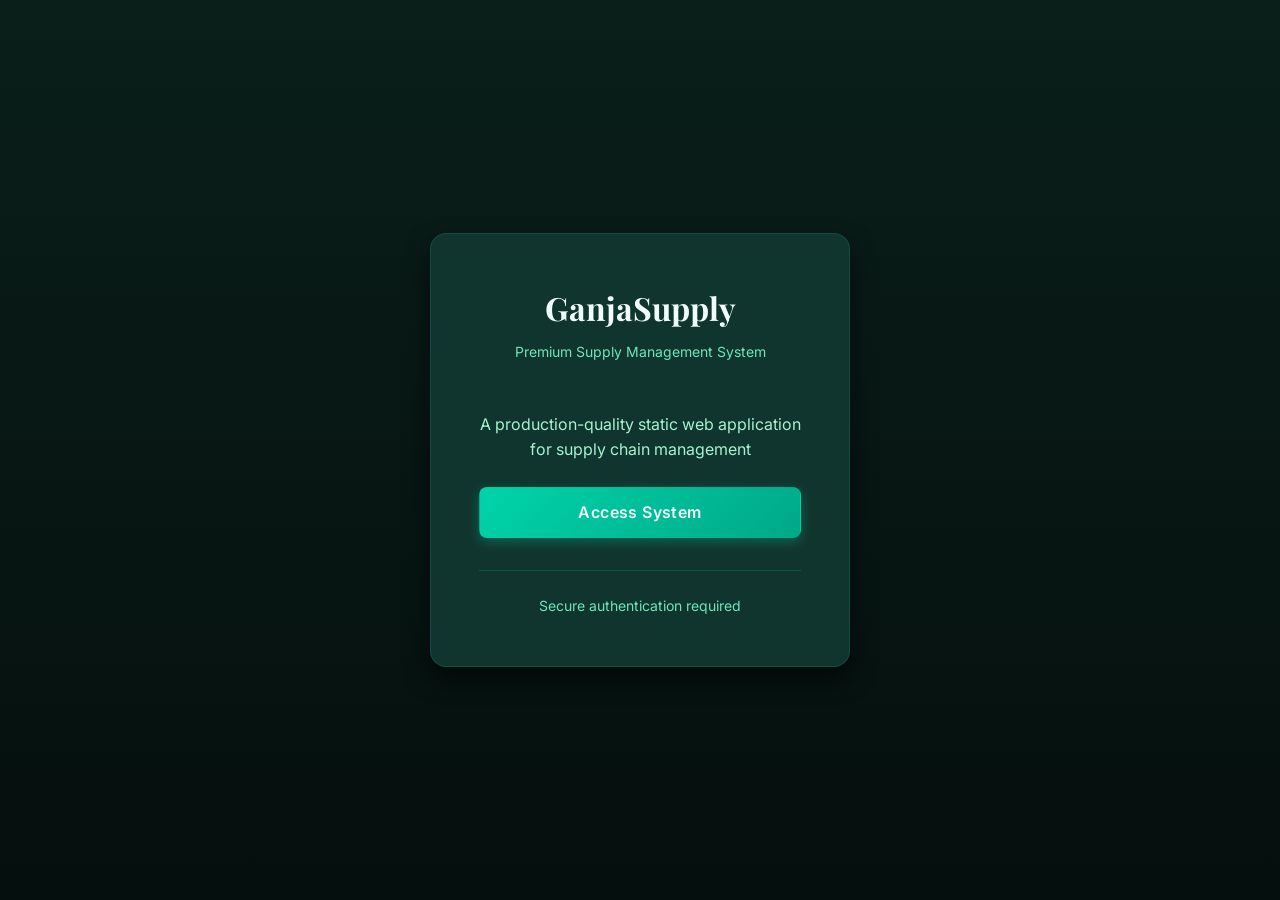
<file: index.html>
<!DOCTYPE html>
<html lang="en">
<head>
  <meta charset="UTF-8">
  <meta name="viewport" content="width=device-width, initial-scale=1.0">
  <meta name="description" content="GanjaSupply - Premium Supply Management">
  <title>GanjaSupply - Premium Supply Management</title>
  <link rel="stylesheet" href="assets/css/main.css">
</head>
<body>
  <div class="auth-container">
    <div class="glass-panel auth-card">
      <div class="auth-header">
        <h1 class="auth-title">GanjaSupply</h1>
        <p class="auth-subtitle">Premium Supply Management System</p>
      </div>
      
      <div style="text-align: center; margin: 2rem 0;">
        <p style="color: var(--text-secondary); margin-bottom: 1.5rem;">
          A production-quality static web application for supply chain management
        </p>
        
        <button class="btn-primary" onclick="window.location.href='pages/sign-in.html'" style="width: 100%;">
          Access System
        </button>
      </div>
      
      <div class="auth-footer">
        <p>Secure authentication required</p>
      </div>
    </div>
  </div>
</body>
</html>
</file>
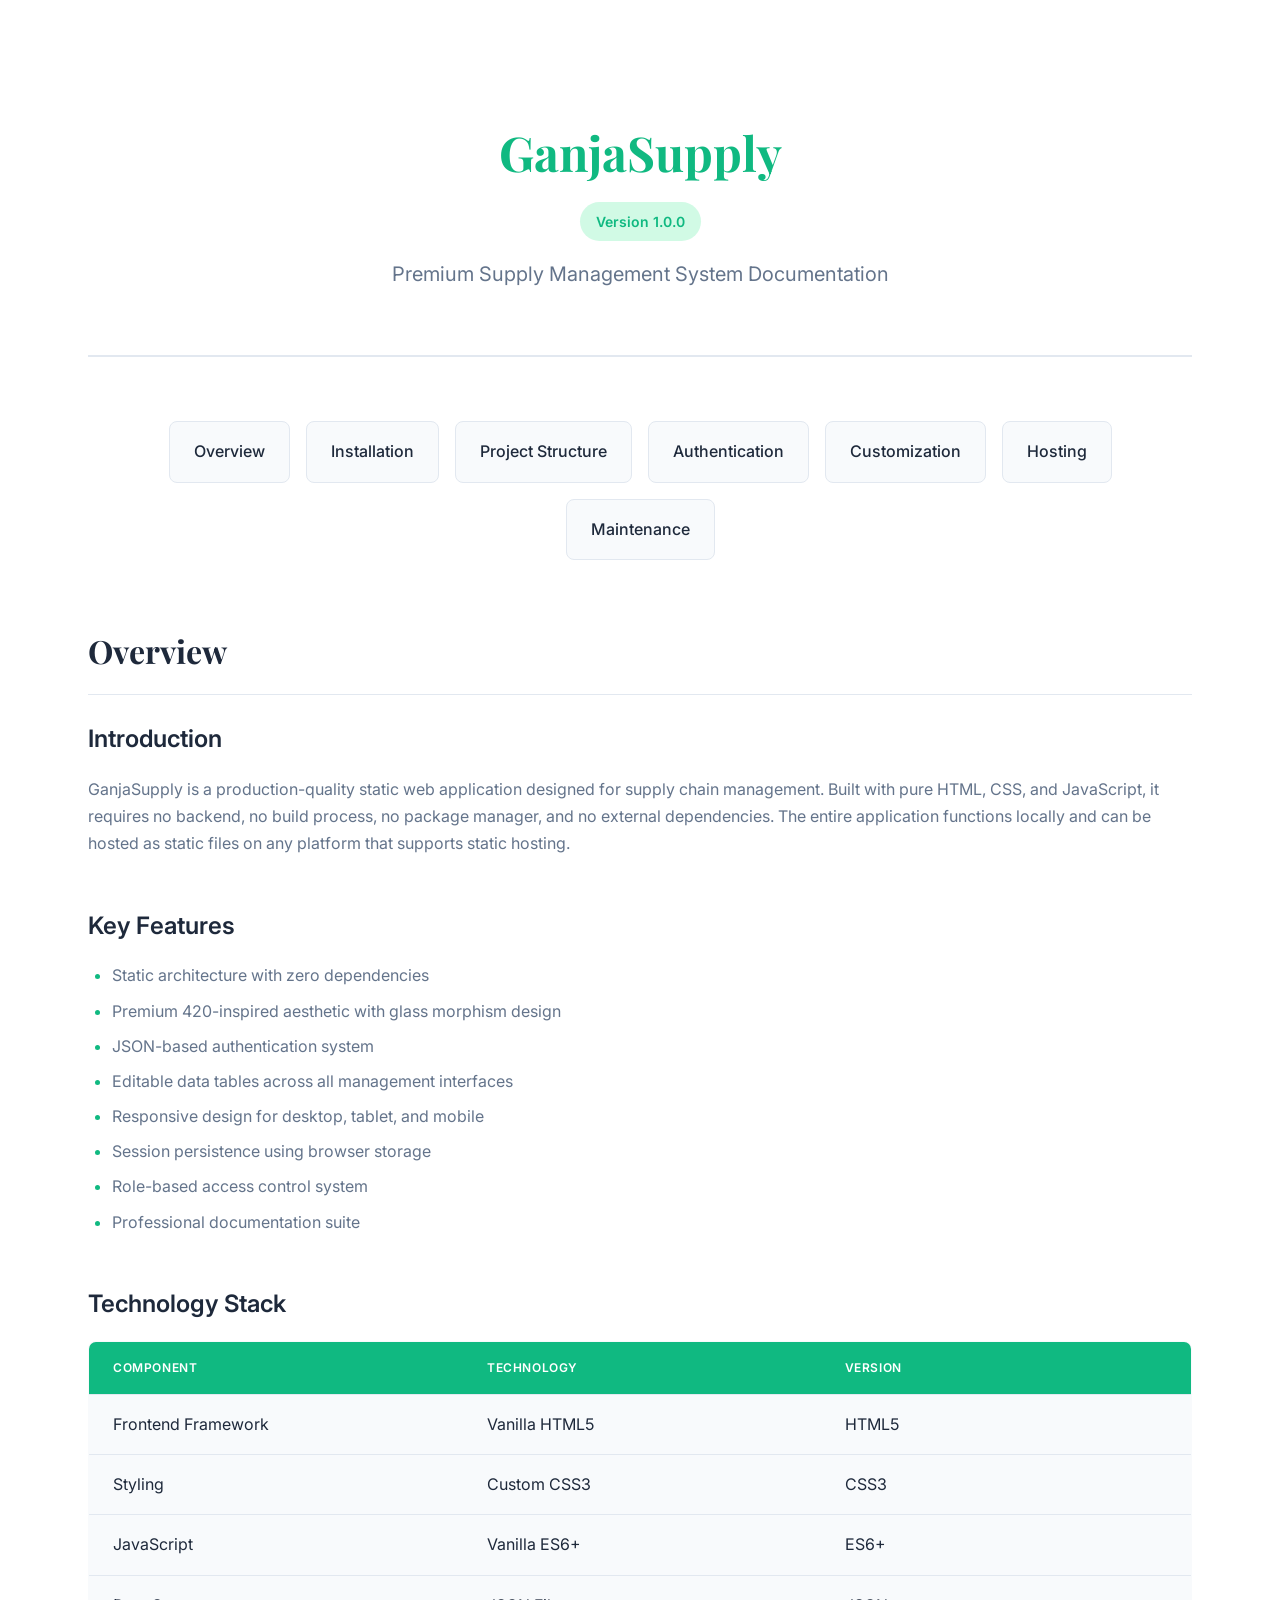
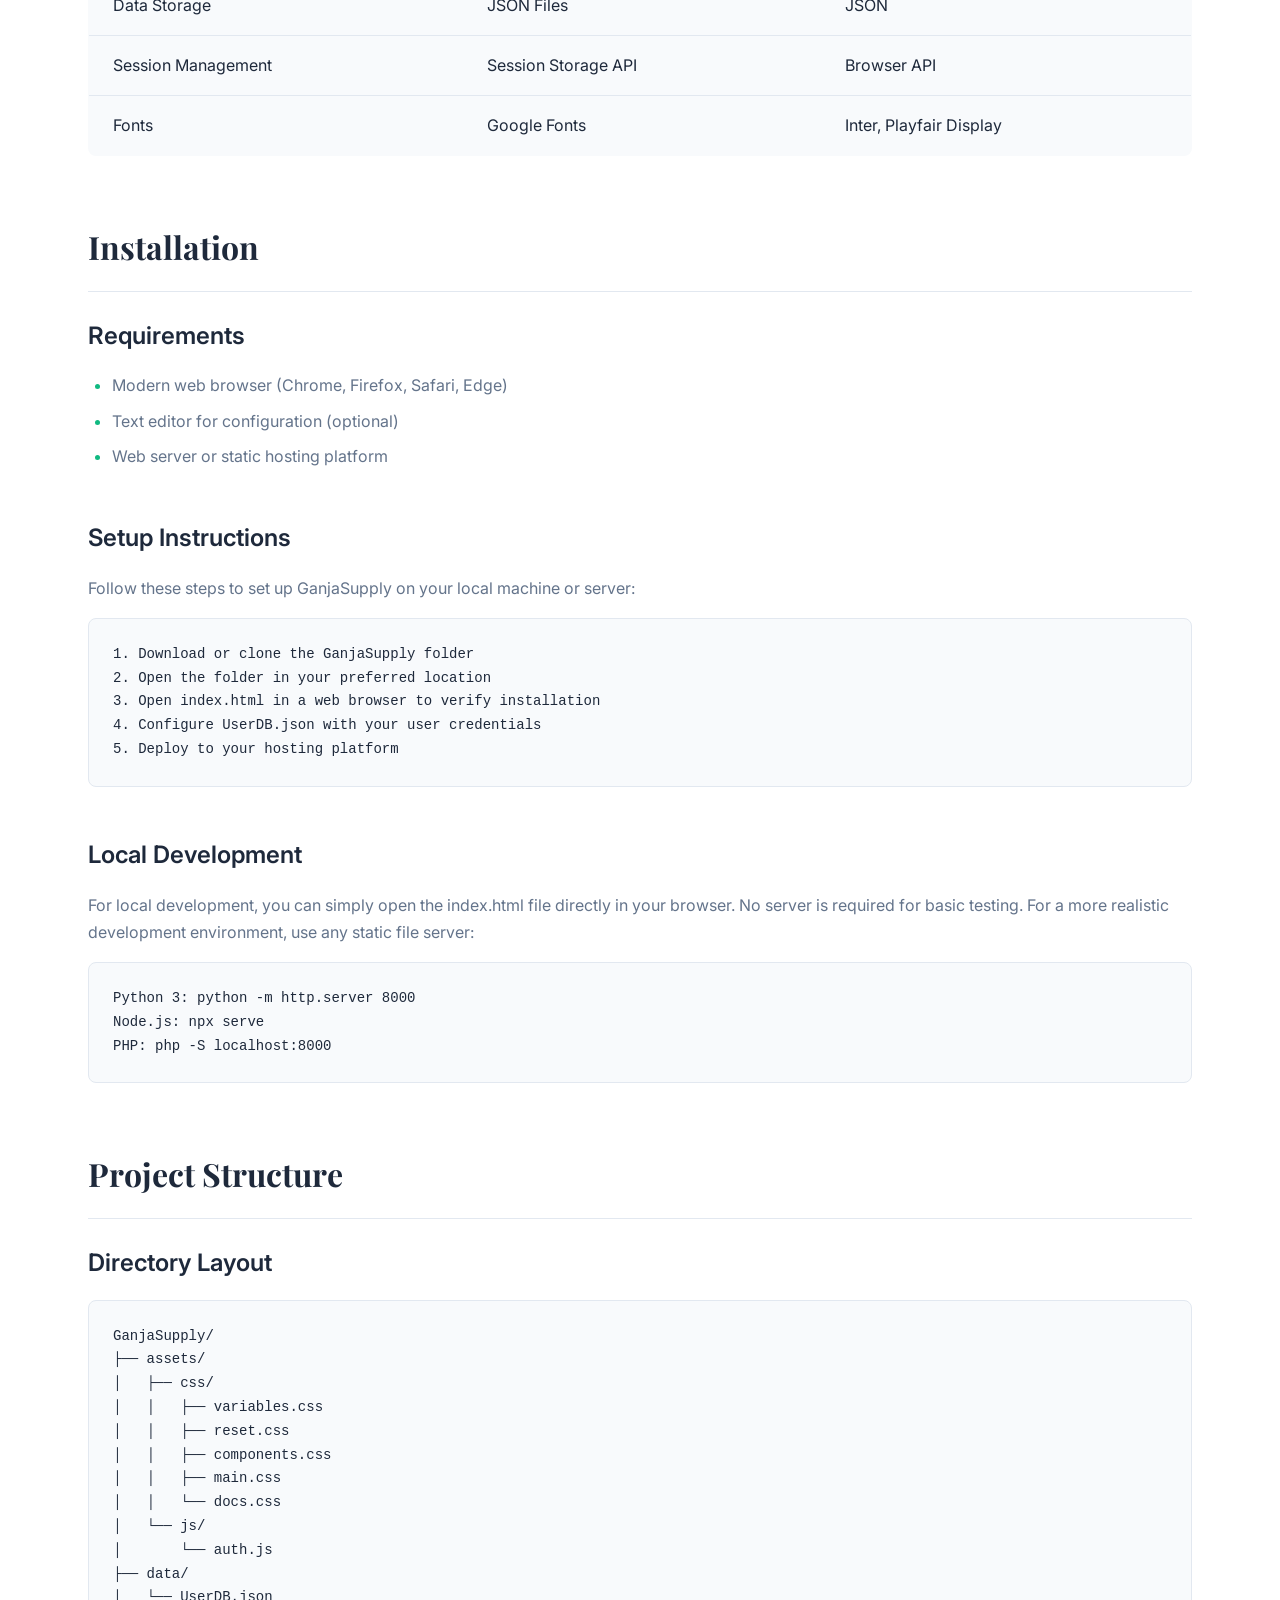
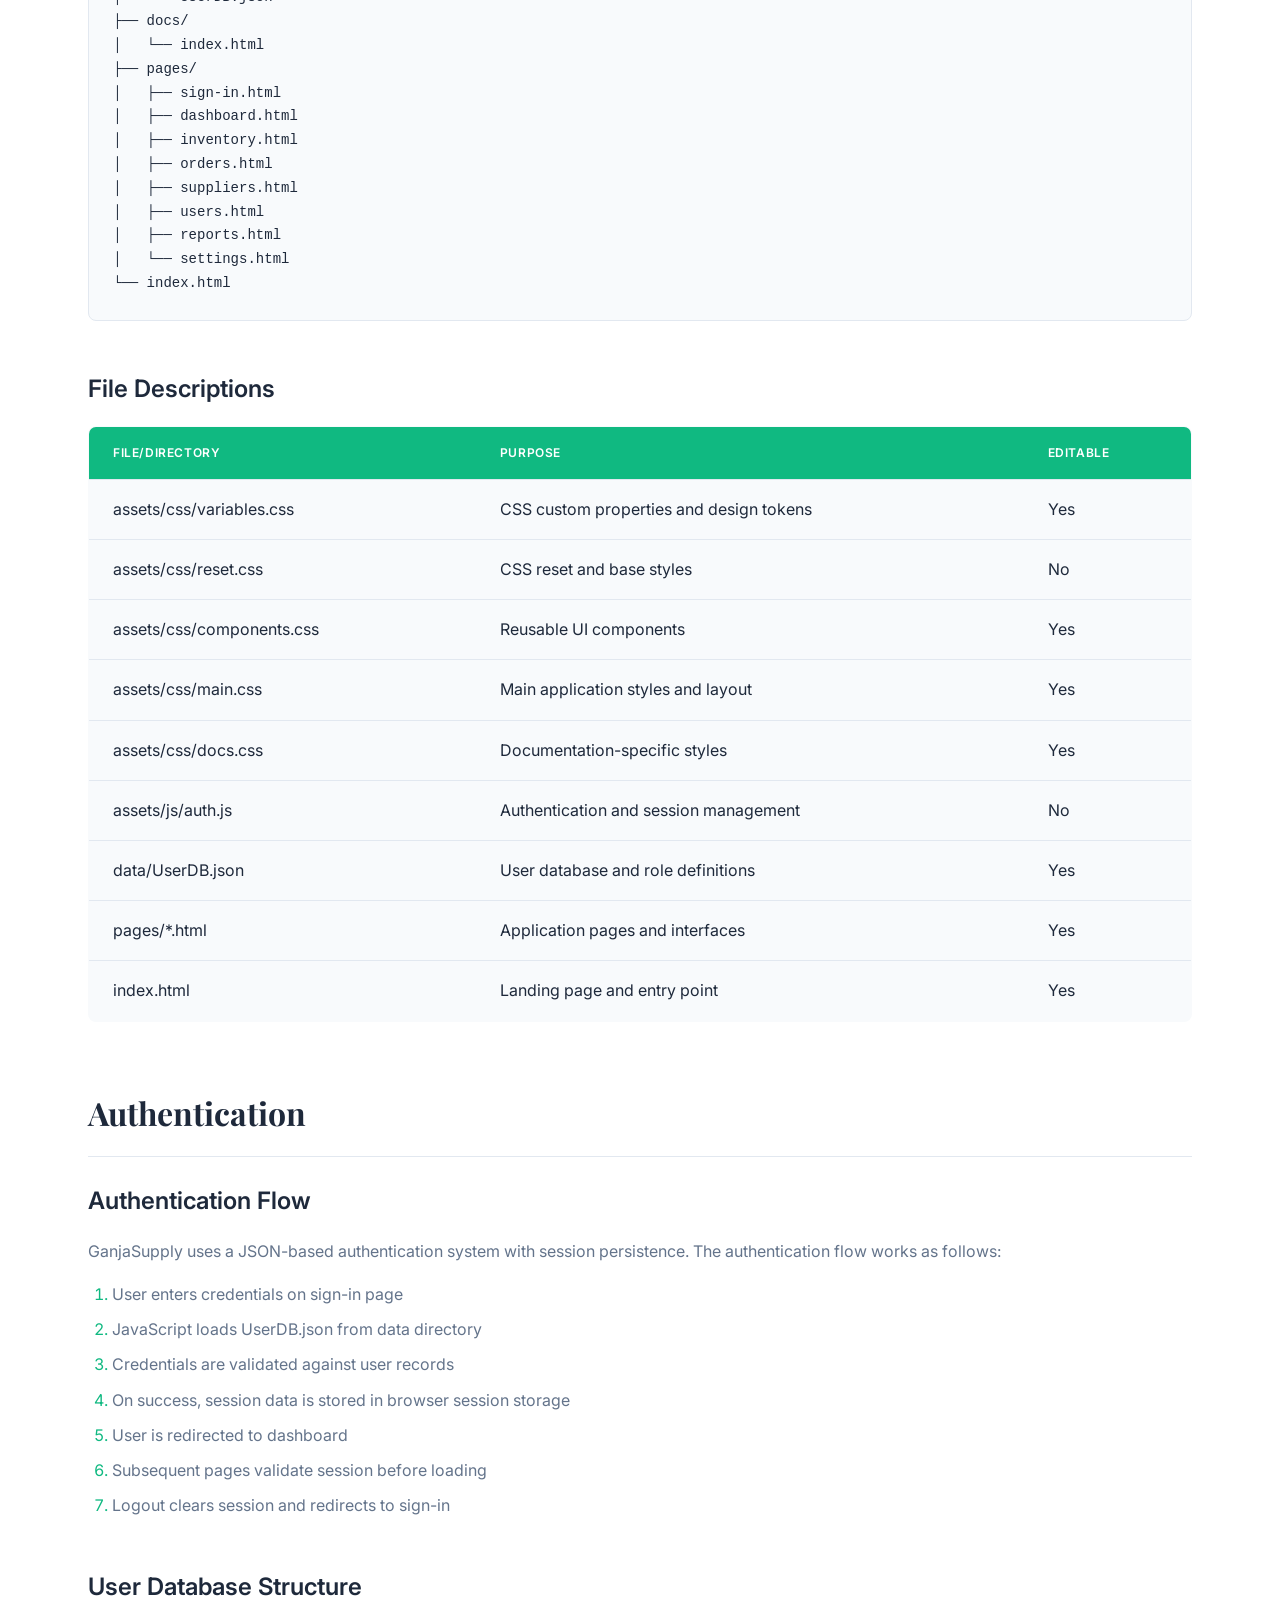
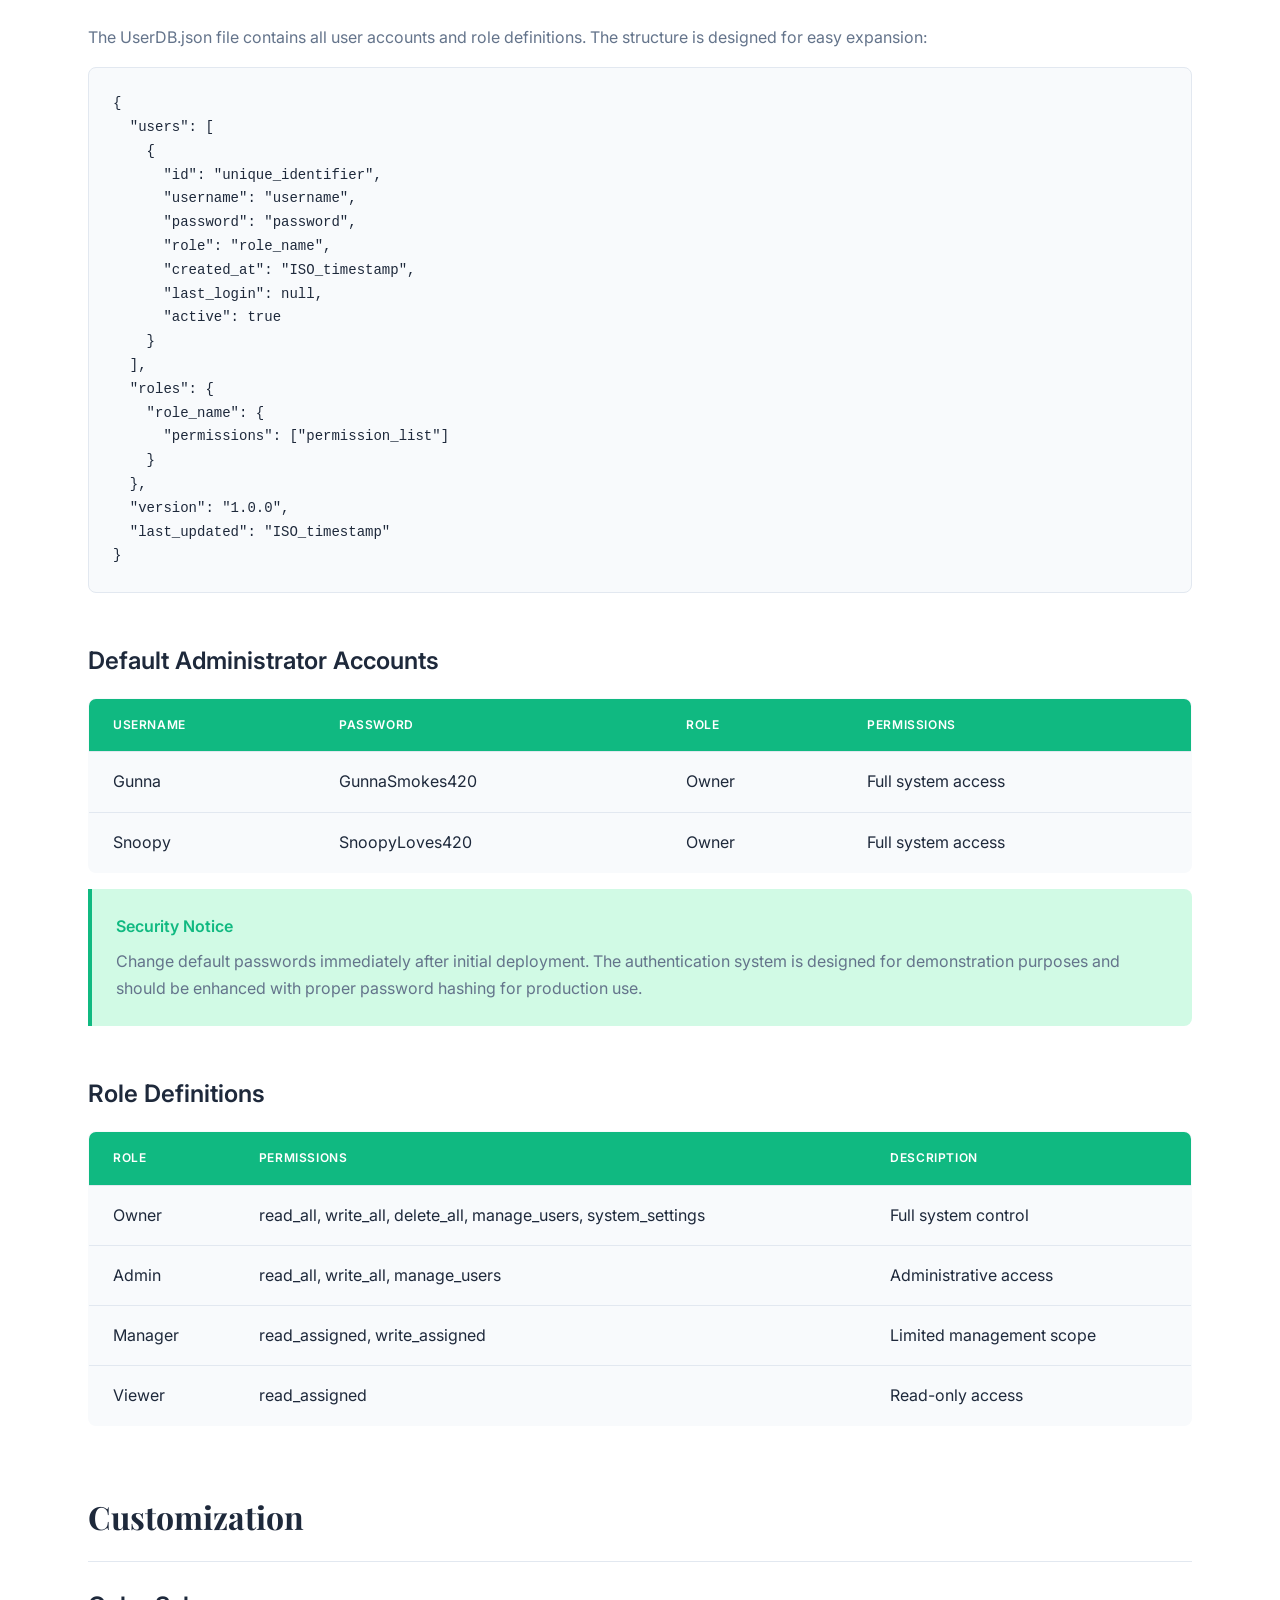
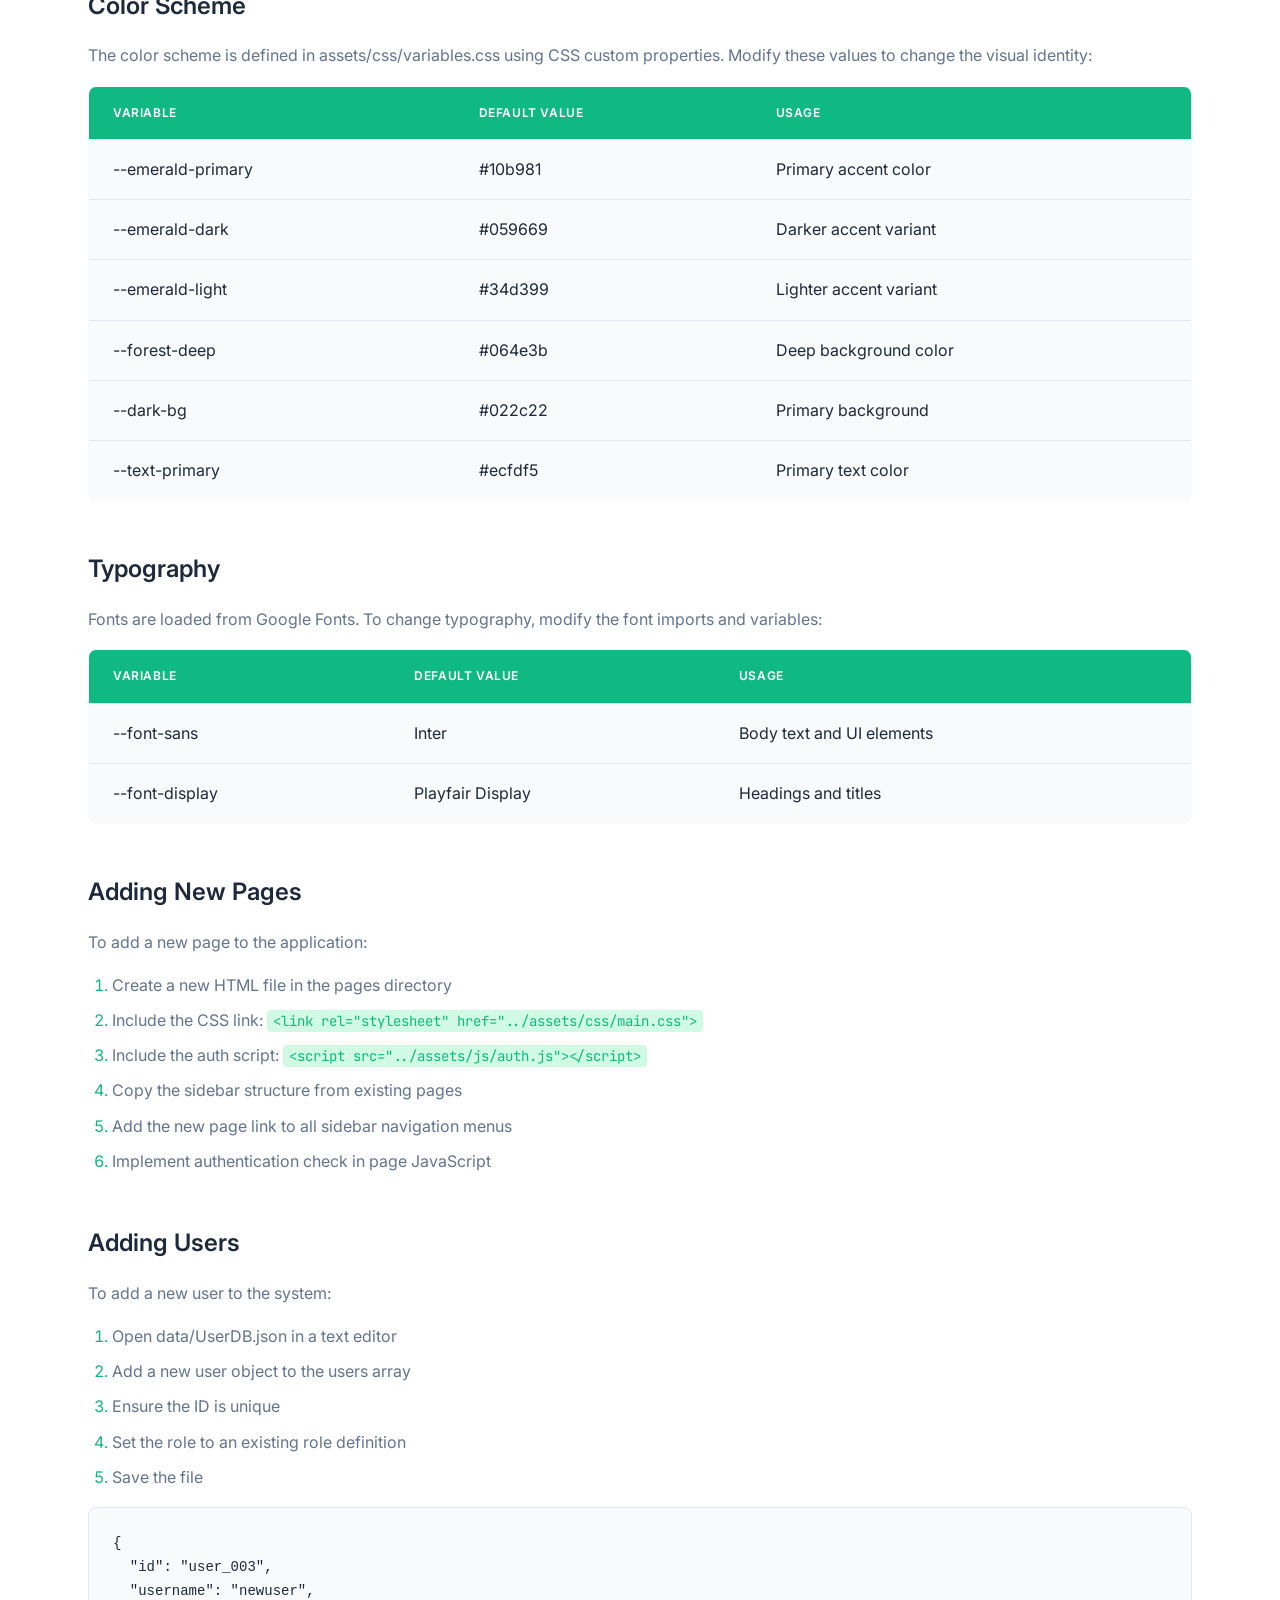
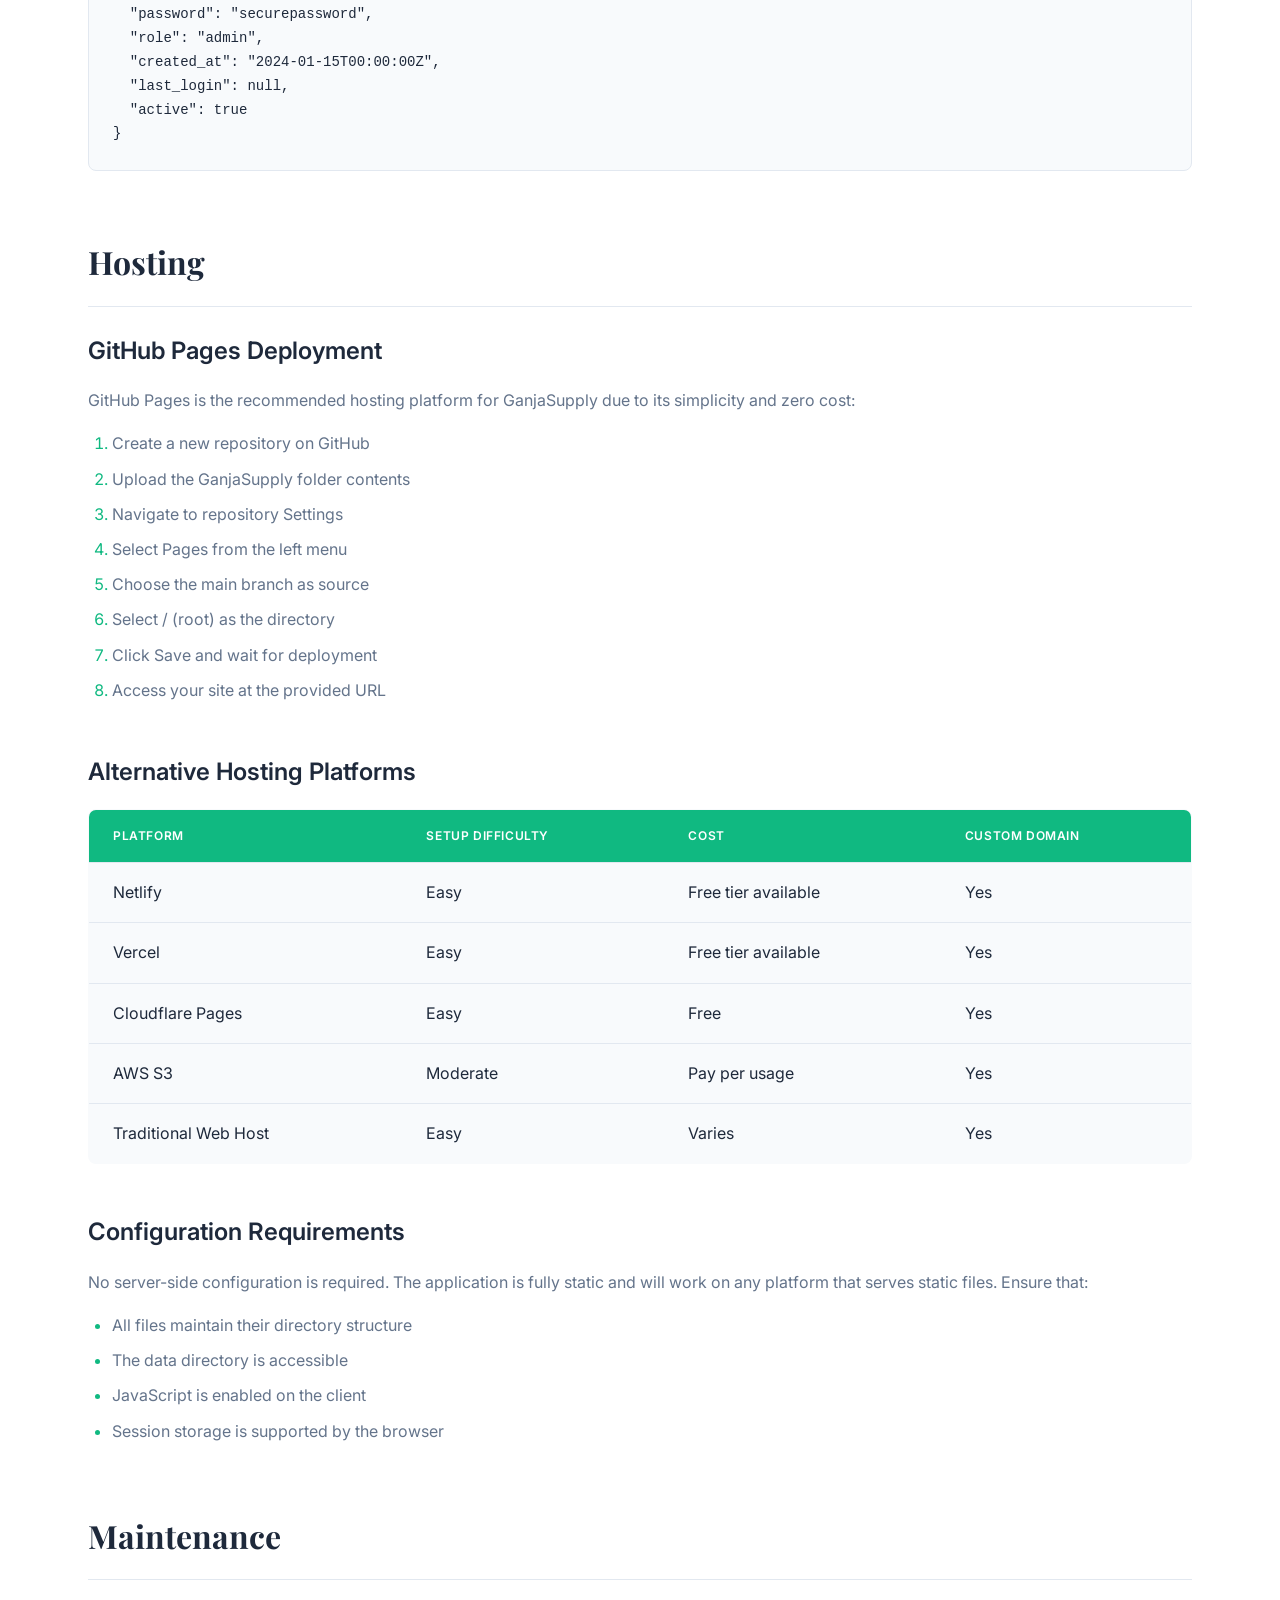
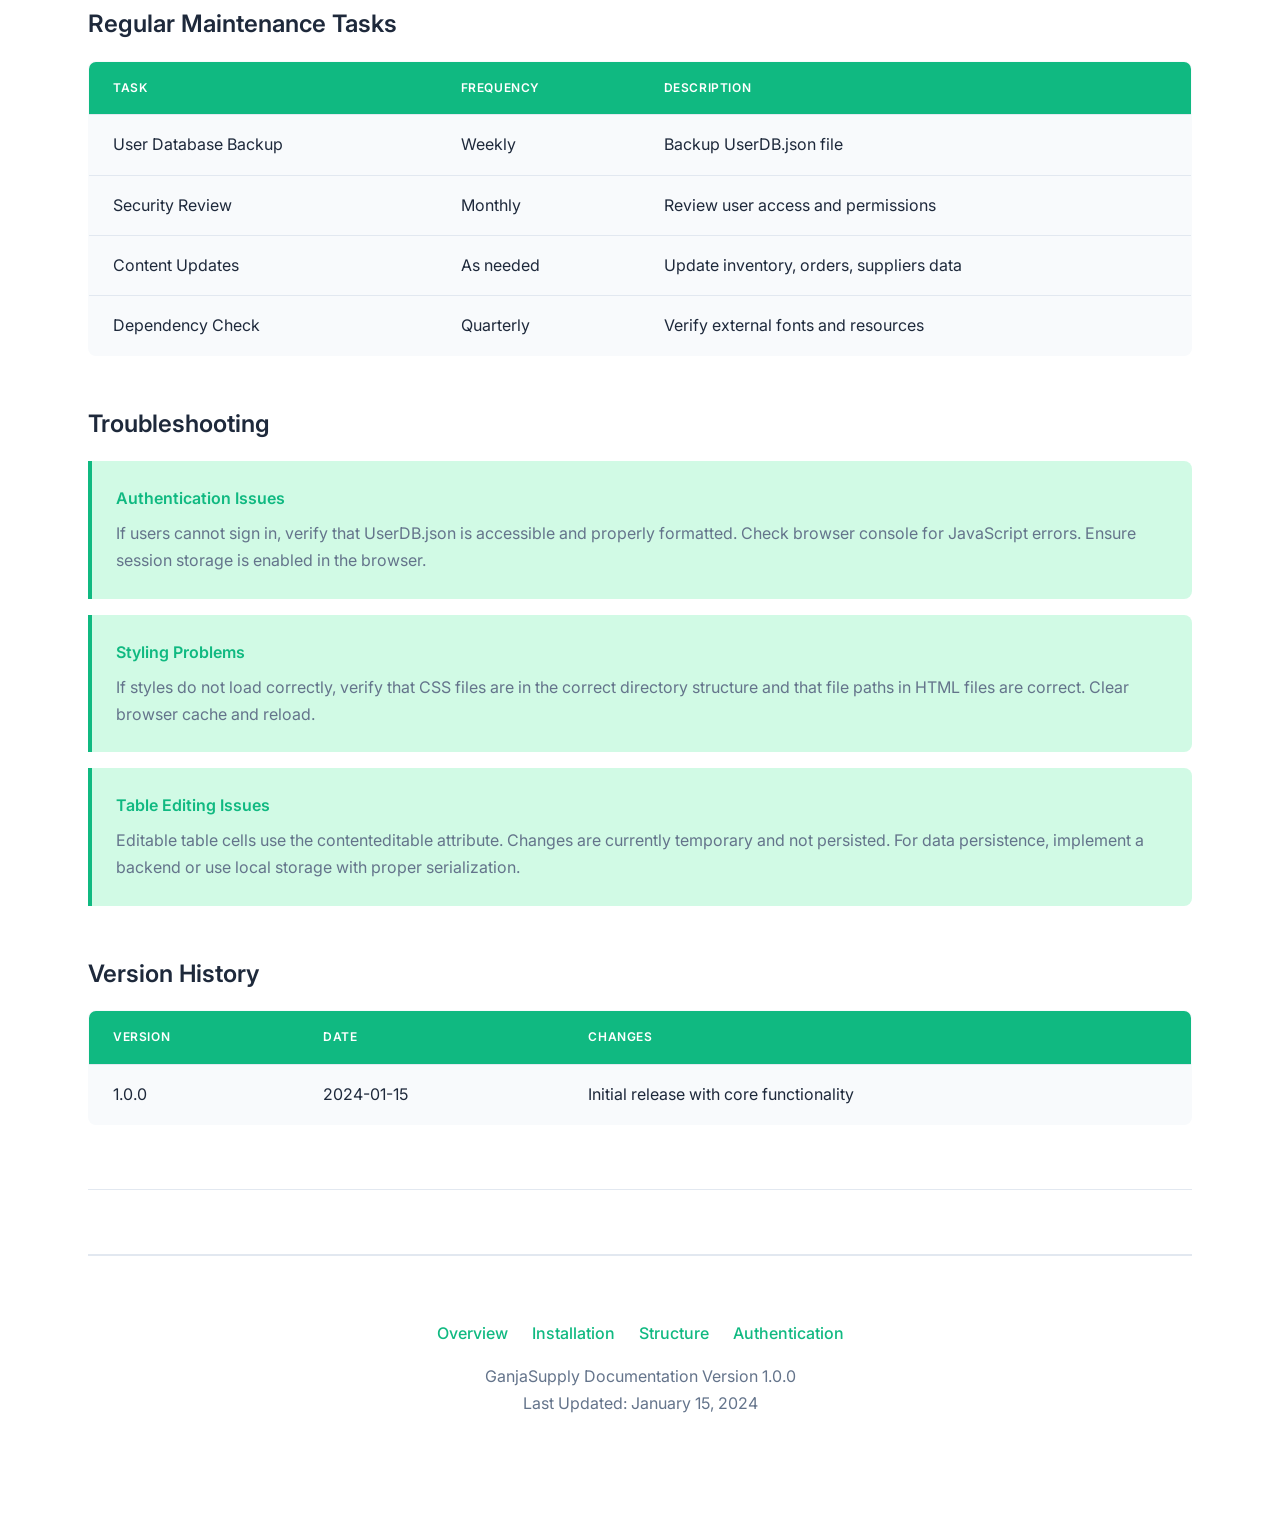
<file: docs/index.html>
<!DOCTYPE html>
<html lang="en">
<head>
  <meta charset="UTF-8">
  <meta name="viewport" content="width=device-width, initial-scale=1.0">
  <meta name="description" content="GanjaSupply Documentation - Premium Supply Management System">
  <title>Documentation - GanjaSupply</title>
  <link rel="stylesheet" href="../assets/css/docs.css">
</head>
<body>
  <div class="docs-container">
    <header class="docs-header">
      <div class="docs-logo">GanjaSupply</div>
      <div class="docs-version">Version 1.0.0</div>
      <p class="docs-tagline">Premium Supply Management System Documentation</p>
    </header>
    
    <nav class="docs-nav">
      <a href="#overview" class="docs-nav-link">Overview</a>
      <a href="#installation" class="docs-nav-link">Installation</a>
      <a href="#structure" class="docs-nav-link">Project Structure</a>
      <a href="#authentication" class="docs-nav-link">Authentication</a>
      <a href="#customization" class="docs-nav-link">Customization</a>
      <a href="#hosting" class="docs-nav-link">Hosting</a>
      <a href="#maintenance" class="docs-nav-link">Maintenance</a>
    </nav>
    
    <section class="docs-section" id="overview">
      <h2 class="docs-section-title">Overview</h2>
      
      <div class="docs-subsection">
        <h3 class="docs-subsection-title">Introduction</h3>
        <p class="docs-paragraph">
          GanjaSupply is a production-quality static web application designed for supply chain management. Built with pure HTML, CSS, and JavaScript, it requires no backend, no build process, no package manager, and no external dependencies. The entire application functions locally and can be hosted as static files on any platform that supports static hosting.
        </p>
      </div>
      
      <div class="docs-subsection">
        <h3 class="docs-subsection-title">Key Features</h3>
        <ul class="docs-list">
          <li class="docs-list-item">Static architecture with zero dependencies</li>
          <li class="docs-list-item">Premium 420-inspired aesthetic with glass morphism design</li>
          <li class="docs-list-item">JSON-based authentication system</li>
          <li class="docs-list-item">Editable data tables across all management interfaces</li>
          <li class="docs-list-item">Responsive design for desktop, tablet, and mobile</li>
          <li class="docs-list-item">Session persistence using browser storage</li>
          <li class="docs-list-item">Role-based access control system</li>
          <li class="docs-list-item">Professional documentation suite</li>
        </ul>
      </div>
      
      <div class="docs-subsection">
        <h3 class="docs-subsection-title">Technology Stack</h3>
        <table class="docs-table">
          <thead>
            <tr>
              <th>Component</th>
              <th>Technology</th>
              <th>Version</th>
            </tr>
          </thead>
          <tbody>
            <tr>
              <td>Frontend Framework</td>
              <td>Vanilla HTML5</td>
              <td>HTML5</td>
            </tr>
            <tr>
              <td>Styling</td>
              <td>Custom CSS3</td>
              <td>CSS3</td>
            </tr>
            <tr>
              <td>JavaScript</td>
              <td>Vanilla ES6+</td>
              <td>ES6+</td>
            </tr>
            <tr>
              <td>Data Storage</td>
              <td>JSON Files</td>
              <td>JSON</td>
            </tr>
            <tr>
              <td>Session Management</td>
              <td>Session Storage API</td>
              <td>Browser API</td>
            </tr>
            <tr>
              <td>Fonts</td>
              <td>Google Fonts</td>
              <td>Inter, Playfair Display</td>
            </tr>
          </tbody>
        </table>
      </div>
    </section>
    
    <section class="docs-section" id="installation">
      <h2 class="docs-section-title">Installation</h2>
      
      <div class="docs-subsection">
        <h3 class="docs-subsection-title">Requirements</h3>
        <ul class="docs-list">
          <li class="docs-list-item">Modern web browser (Chrome, Firefox, Safari, Edge)</li>
          <li class="docs-list-item">Text editor for configuration (optional)</li>
          <li class="docs-list-item">Web server or static hosting platform</li>
        </ul>
      </div>
      
      <div class="docs-subsection">
        <h3 class="docs-subsection-title">Setup Instructions</h3>
        <p class="docs-paragraph">
          Follow these steps to set up GanjaSupply on your local machine or server:
        </p>
        
        <div class="docs-code-block">
          <pre>1. Download or clone the GanjaSupply folder
2. Open the folder in your preferred location
3. Open index.html in a web browser to verify installation
4. Configure UserDB.json with your user credentials
5. Deploy to your hosting platform</pre>
        </div>
      </div>
      
      <div class="docs-subsection">
        <h3 class="docs-subsection-title">Local Development</h3>
        <p class="docs-paragraph">
          For local development, you can simply open the index.html file directly in your browser. No server is required for basic testing. For a more realistic development environment, use any static file server:
        </p>
        
        <div class="docs-code-block">
          <pre>Python 3: python -m http.server 8000
Node.js: npx serve
PHP: php -S localhost:8000</pre>
        </div>
      </div>
    </section>
    
    <section class="docs-section" id="structure">
      <h2 class="docs-section-title">Project Structure</h2>
      
      <div class="docs-subsection">
        <h3 class="docs-subsection-title">Directory Layout</h3>
        <div class="docs-code-block">
          <pre>GanjaSupply/
├── assets/
│   ├── css/
│   │   ├── variables.css
│   │   ├── reset.css
│   │   ├── components.css
│   │   ├── main.css
│   │   └── docs.css
│   └── js/
│       └── auth.js
├── data/
│   └── UserDB.json
├── docs/
│   └── index.html
├── pages/
│   ├── sign-in.html
│   ├── dashboard.html
│   ├── inventory.html
│   ├── orders.html
│   ├── suppliers.html
│   ├── users.html
│   ├── reports.html
│   └── settings.html
└── index.html</pre>
        </div>
      </div>
      
      <div class="docs-subsection">
        <h3 class="docs-subsection-title">File Descriptions</h3>
        <table class="docs-table">
          <thead>
            <tr>
              <th>File/Directory</th>
              <th>Purpose</th>
              <th>Editable</th>
            </tr>
          </thead>
          <tbody>
            <tr>
              <td>assets/css/variables.css</td>
              <td>CSS custom properties and design tokens</td>
              <td>Yes</td>
            </tr>
            <tr>
              <td>assets/css/reset.css</td>
              <td>CSS reset and base styles</td>
              <td>No</td>
            </tr>
            <tr>
              <td>assets/css/components.css</td>
              <td>Reusable UI components</td>
              <td>Yes</td>
            </tr>
            <tr>
              <td>assets/css/main.css</td>
              <td>Main application styles and layout</td>
              <td>Yes</td>
            </tr>
            <tr>
              <td>assets/css/docs.css</td>
              <td>Documentation-specific styles</td>
              <td>Yes</td>
            </tr>
            <tr>
              <td>assets/js/auth.js</td>
              <td>Authentication and session management</td>
              <td>No</td>
            </tr>
            <tr>
              <td>data/UserDB.json</td>
              <td>User database and role definitions</td>
              <td>Yes</td>
            </tr>
            <tr>
              <td>pages/*.html</td>
              <td>Application pages and interfaces</td>
              <td>Yes</td>
            </tr>
            <tr>
              <td>index.html</td>
              <td>Landing page and entry point</td>
              <td>Yes</td>
            </tr>
          </tbody>
        </table>
      </div>
    </section>
    
    <section class="docs-section" id="authentication">
      <h2 class="docs-section-title">Authentication</h2>
      
      <div class="docs-subsection">
        <h3 class="docs-subsection-title">Authentication Flow</h3>
        <p class="docs-paragraph">
          GanjaSupply uses a JSON-based authentication system with session persistence. The authentication flow works as follows:
        </p>
        
        <ol class="docs-list">
          <li class="docs-list-item">User enters credentials on sign-in page</li>
          <li class="docs-list-item">JavaScript loads UserDB.json from data directory</li>
          <li class="docs-list-item">Credentials are validated against user records</li>
          <li class="docs-list-item">On success, session data is stored in browser session storage</li>
          <li class="docs-list-item">User is redirected to dashboard</li>
          <li class="docs-list-item">Subsequent pages validate session before loading</li>
          <li class="docs-list-item">Logout clears session and redirects to sign-in</li>
        </ol>
      </div>
      
      <div class="docs-subsection">
        <h3 class="docs-subsection-title">User Database Structure</h3>
        <p class="docs-paragraph">
          The UserDB.json file contains all user accounts and role definitions. The structure is designed for easy expansion:
        </p>
        
        <div class="docs-code-block">
          <pre>{
  "users": [
    {
      "id": "unique_identifier",
      "username": "username",
      "password": "password",
      "role": "role_name",
      "created_at": "ISO_timestamp",
      "last_login": null,
      "active": true
    }
  ],
  "roles": {
    "role_name": {
      "permissions": ["permission_list"]
    }
  },
  "version": "1.0.0",
  "last_updated": "ISO_timestamp"
}</pre>
        </div>
      </div>
      
      <div class="docs-subsection">
        <h3 class="docs-subsection-title">Default Administrator Accounts</h3>
        <table class="docs-table">
          <thead>
            <tr>
              <th>Username</th>
              <th>Password</th>
              <th>Role</th>
              <th>Permissions</th>
            </tr>
          </thead>
          <tbody>
            <tr>
              <td>Gunna</td>
              <td>GunnaSmokes420</td>
              <td>Owner</td>
              <td>Full system access</td>
            </tr>
            <tr>
              <td>Snoopy</td>
              <td>SnoopyLoves420</td>
              <td>Owner</td>
              <td>Full system access</td>
            </tr>
          </tbody>
        </table>
        
        <div class="docs-callout">
          <div class="docs-callout-title">Security Notice</div>
          <div class="docs-callout-content">
            Change default passwords immediately after initial deployment. The authentication system is designed for demonstration purposes and should be enhanced with proper password hashing for production use.
          </div>
        </div>
      </div>
      
      <div class="docs-subsection">
        <h3 class="docs-subsection-title">Role Definitions</h3>
        <table class="docs-table">
          <thead>
            <tr>
              <th>Role</th>
              <th>Permissions</th>
              <th>Description</th>
            </tr>
          </thead>
          <tbody>
            <tr>
              <td>Owner</td>
              <td>read_all, write_all, delete_all, manage_users, system_settings</td>
              <td>Full system control</td>
            </tr>
            <tr>
              <td>Admin</td>
              <td>read_all, write_all, manage_users</td>
              <td>Administrative access</td>
            </tr>
            <tr>
              <td>Manager</td>
              <td>read_assigned, write_assigned</td>
              <td>Limited management scope</td>
            </tr>
            <tr>
              <td>Viewer</td>
              <td>read_assigned</td>
              <td>Read-only access</td>
            </tr>
          </tbody>
        </table>
      </div>
    </section>
    
    <section class="docs-section" id="customization">
      <h2 class="docs-section-title">Customization</h2>
      
      <div class="docs-subsection">
        <h3 class="docs-subsection-title">Color Scheme</h3>
        <p class="docs-paragraph">
          The color scheme is defined in assets/css/variables.css using CSS custom properties. Modify these values to change the visual identity:
        </p>
        
        <table class="docs-table">
          <thead>
            <tr>
              <th>Variable</th>
              <th>Default Value</th>
              <th>Usage</th>
            </tr>
          </thead>
          <tbody>
            <tr>
              <td>--emerald-primary</td>
              <td>#10b981</td>
              <td>Primary accent color</td>
            </tr>
            <tr>
              <td>--emerald-dark</td>
              <td>#059669</td>
              <td>Darker accent variant</td>
            </tr>
            <tr>
              <td>--emerald-light</td>
              <td>#34d399</td>
              <td>Lighter accent variant</td>
            </tr>
            <tr>
              <td>--forest-deep</td>
              <td>#064e3b</td>
              <td>Deep background color</td>
            </tr>
            <tr>
              <td>--dark-bg</td>
              <td>#022c22</td>
              <td>Primary background</td>
            </tr>
            <tr>
              <td>--text-primary</td>
              <td>#ecfdf5</td>
              <td>Primary text color</td>
            </tr>
          </tbody>
        </table>
      </div>
      
      <div class="docs-subsection">
        <h3 class="docs-subsection-title">Typography</h3>
        <p class="docs-paragraph">
          Fonts are loaded from Google Fonts. To change typography, modify the font imports and variables:
        </p>
        
        <table class="docs-table">
          <thead>
            <tr>
              <th>Variable</th>
              <th>Default Value</th>
              <th>Usage</th>
            </tr>
          </thead>
          <tbody>
            <tr>
              <td>--font-sans</td>
              <td>Inter</td>
              <td>Body text and UI elements</td>
            </tr>
            <tr>
              <td>--font-display</td>
              <td>Playfair Display</td>
              <td>Headings and titles</td>
            </tr>
          </tbody>
        </table>
      </div>
      
      <div class="docs-subsection">
        <h3 class="docs-subsection-title">Adding New Pages</h3>
        <p class="docs-paragraph">
          To add a new page to the application:
        </p>
        
        <ol class="docs-list">
          <li class="docs-list-item">Create a new HTML file in the pages directory</li>
          <li class="docs-list-item">Include the CSS link: <span class="docs-inline-code">&lt;link rel="stylesheet" href="../assets/css/main.css"&gt;</span></li>
          <li class="docs-list-item">Include the auth script: <span class="docs-inline-code">&lt;script src="../assets/js/auth.js"&gt;&lt;/script&gt;</span></li>
          <li class="docs-list-item">Copy the sidebar structure from existing pages</li>
          <li class="docs-list-item">Add the new page link to all sidebar navigation menus</li>
          <li class="docs-list-item">Implement authentication check in page JavaScript</li>
        </ol>
      </div>
      
      <div class="docs-subsection">
        <h3 class="docs-subsection-title">Adding Users</h3>
        <p class="docs-paragraph">
          To add a new user to the system:
        </p>
        
        <ol class="docs-list">
          <li class="docs-list-item">Open data/UserDB.json in a text editor</li>
          <li class="docs-list-item">Add a new user object to the users array</li>
          <li class="docs-list-item">Ensure the ID is unique</li>
          <li class="docs-list-item">Set the role to an existing role definition</li>
          <li class="docs-list-item">Save the file</li>
        </ol>
        
        <div class="docs-code-block">
          <pre>{
  "id": "user_003",
  "username": "newuser",
  "password": "securepassword",
  "role": "admin",
  "created_at": "2024-01-15T00:00:00Z",
  "last_login": null,
  "active": true
}</pre>
        </div>
      </div>
    </section>
    
    <section class="docs-section" id="hosting">
      <h2 class="docs-section-title">Hosting</h2>
      
      <div class="docs-subsection">
        <h3 class="docs-subsection-title">GitHub Pages Deployment</h3>
        <p class="docs-paragraph">
          GitHub Pages is the recommended hosting platform for GanjaSupply due to its simplicity and zero cost:
        </p>
        
        <ol class="docs-list">
          <li class="docs-list-item">Create a new repository on GitHub</li>
          <li class="docs-list-item">Upload the GanjaSupply folder contents</li>
          <li class="docs-list-item">Navigate to repository Settings</li>
          <li class="docs-list-item">Select Pages from the left menu</li>
          <li class="docs-list-item">Choose the main branch as source</li>
          <li class="docs-list-item">Select / (root) as the directory</li>
          <li class="docs-list-item">Click Save and wait for deployment</li>
          <li class="docs-list-item">Access your site at the provided URL</li>
        </ol>
      </div>
      
      <div class="docs-subsection">
        <h3 class="docs-subsection-title">Alternative Hosting Platforms</h3>
        <table class="docs-table">
          <thead>
            <tr>
              <th>Platform</th>
              <th>Setup Difficulty</th>
              <th>Cost</th>
              <th>Custom Domain</th>
            </tr>
          </thead>
          <tbody>
            <tr>
              <td>Netlify</td>
              <td>Easy</td>
              <td>Free tier available</td>
              <td>Yes</td>
            </tr>
            <tr>
              <td>Vercel</td>
              <td>Easy</td>
              <td>Free tier available</td>
              <td>Yes</td>
            </tr>
            <tr>
              <td>Cloudflare Pages</td>
              <td>Easy</td>
              <td>Free</td>
              <td>Yes</td>
            </tr>
            <tr>
              <td>AWS S3</td>
              <td>Moderate</td>
              <td>Pay per usage</td>
              <td>Yes</td>
            </tr>
            <tr>
              <td>Traditional Web Host</td>
              <td>Easy</td>
              <td>Varies</td>
              <td>Yes</td>
            </tr>
          </tbody>
        </table>
      </div>
      
      <div class="docs-subsection">
        <h3 class="docs-subsection-title">Configuration Requirements</h3>
        <p class="docs-paragraph">
          No server-side configuration is required. The application is fully static and will work on any platform that serves static files. Ensure that:
        </p>
        
        <ul class="docs-list">
          <li class="docs-list-item">All files maintain their directory structure</li>
          <li class="docs-list-item">The data directory is accessible</li>
          <li class="docs-list-item">JavaScript is enabled on the client</li>
          <li class="docs-list-item">Session storage is supported by the browser</li>
        </ul>
      </div>
    </section>
    
    <section class="docs-section" id="maintenance">
      <h2 class="docs-section-title">Maintenance</h2>
      
      <div class="docs-subsection">
        <h3 class="docs-subsection-title">Regular Maintenance Tasks</h3>
        <table class="docs-table">
          <thead>
            <tr>
              <th>Task</th>
              <th>Frequency</th>
              <th>Description</th>
            </tr>
          </thead>
          <tbody>
            <tr>
              <td>User Database Backup</td>
              <td>Weekly</td>
              <td>Backup UserDB.json file</td>
            </tr>
            <tr>
              <td>Security Review</td>
              <td>Monthly</td>
              <td>Review user access and permissions</td>
            </tr>
            <tr>
              <td>Content Updates</td>
              <td>As needed</td>
              <td>Update inventory, orders, suppliers data</td>
            </tr>
            <tr>
              <td>Dependency Check</td>
              <td>Quarterly</td>
              <td>Verify external fonts and resources</td>
            </tr>
          </tbody>
        </table>
      </div>
      
      <div class="docs-subsection">
        <h3 class="docs-subsection-title">Troubleshooting</h3>
        
        <div class="docs-callout">
          <div class="docs-callout-title">Authentication Issues</div>
          <div class="docs-callout-content">
            If users cannot sign in, verify that UserDB.json is accessible and properly formatted. Check browser console for JavaScript errors. Ensure session storage is enabled in the browser.
          </div>
        </div>
        
        <div class="docs-callout">
          <div class="docs-callout-title">Styling Problems</div>
          <div class="docs-callout-content">
            If styles do not load correctly, verify that CSS files are in the correct directory structure and that file paths in HTML files are correct. Clear browser cache and reload.
          </div>
        </div>
        
        <div class="docs-callout">
          <div class="docs-callout-title">Table Editing Issues</div>
          <div class="docs-callout-content">
            Editable table cells use the contenteditable attribute. Changes are currently temporary and not persisted. For data persistence, implement a backend or use local storage with proper serialization.
          </div>
        </div>
      </div>
      
      <div class="docs-subsection">
        <h3 class="docs-subsection-title">Version History</h3>
        <table class="docs-table">
          <thead>
            <tr>
              <th>Version</th>
              <th>Date</th>
              <th>Changes</th>
            </tr>
          </thead>
          <tbody>
            <tr>
              <td>1.0.0</td>
              <td>2024-01-15</td>
              <td>Initial release with core functionality</td>
            </tr>
          </tbody>
        </table>
      </div>
    </section>
    
    <div class="docs-divider"></div>
    
    <footer class="docs-footer">
      <div class="docs-footer-links">
        <a href="#overview" class="docs-footer-link">Overview</a>
        <a href="#installation" class="docs-footer-link">Installation</a>
        <a href="#structure" class="docs-footer-link">Structure</a>
        <a href="#authentication" class="docs-footer-link">Authentication</a>
      </div>
      <p>GanjaSupply Documentation Version 1.0.0</p>
      <p>Last Updated: January 15, 2024</p>
    </footer>
  </div>
</body>
</html>
</file>
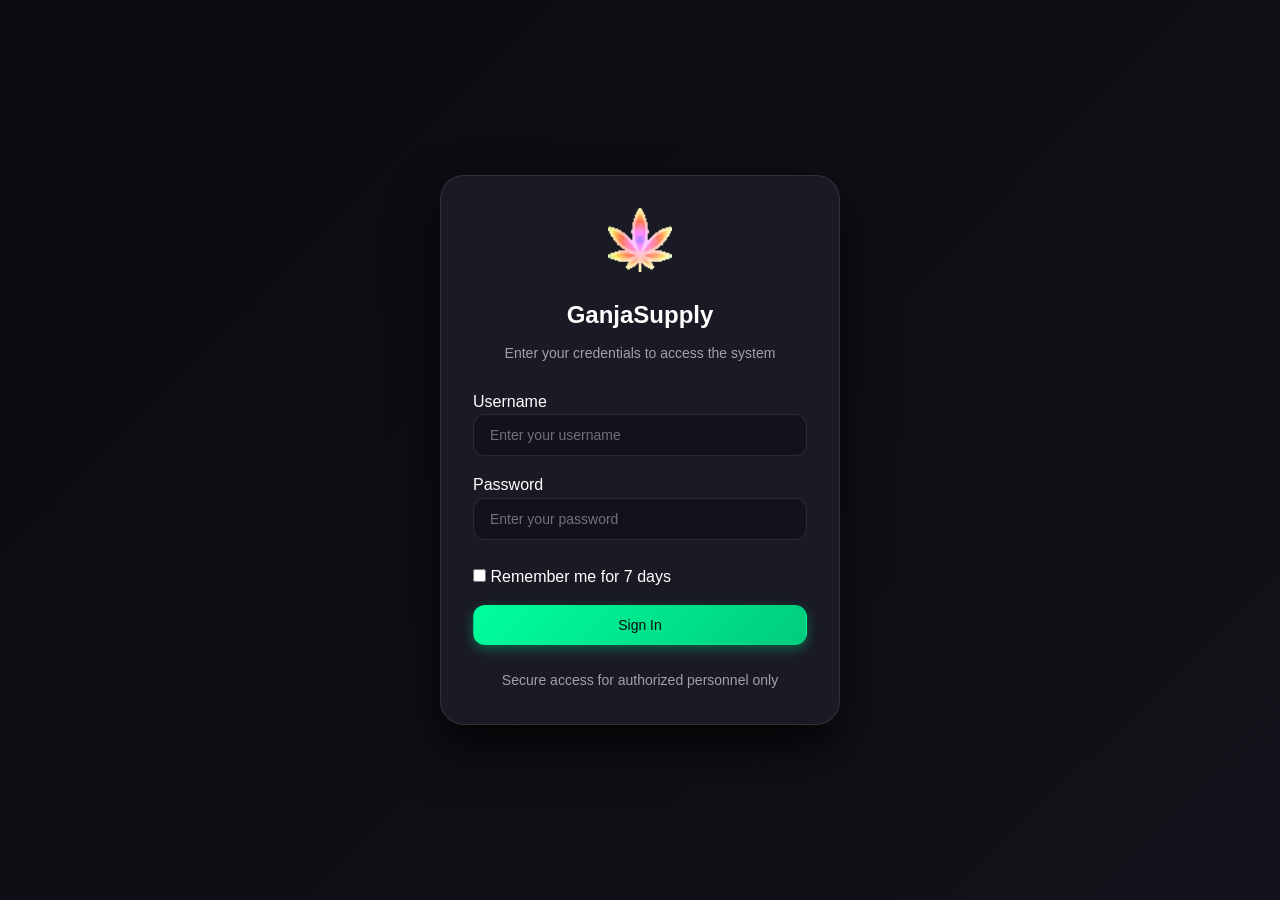
<file: pages/audit-logs.html>
<!DOCTYPE html>
<html lang="en">
<head>
  <meta charset="UTF-8">
  <meta name="viewport" content="width=device-width, initial-scale=1.0">
  <meta name="description" content="GanjaSupply - Premium Supply Management">
  <title>Audit Logs - GanjaSupply</title>
  <link rel="stylesheet" href="../assets/css/design-system.css">
  <link rel="stylesheet" href="../assets/css/modern-layout.css">
  <link rel="stylesheet" href="../assets/css/modern-components.css">
</head>
<body>
  <div class="app">
    <div class="sidebar-overlay" id="sidebarOverlay"></div>
    <aside class="sidebar" id="sidebar">
      <div class="sidebar-header">
        <div class="sidebar-logo">
          <img src="../assets/weedlogo.gif" alt="GanjaSupply" class="sidebar-logo-image">
          <span class="sidebar-logo-text">GanjaSupply</span>
        </div>
        <span class="sidebar-subtitle">Supply Management</span>
      </div>
      
      <nav class="sidebar-nav">
        <a href="dashboard.html" class="nav-link">
          <div class="nav-link-icon">📊</div>
          <span>Dashboard</span>
        </a>
        <a href="inventory.html" class="nav-link">
          <div class="nav-link-icon">📦</div>
          <span>Inventory</span>
        </a>
        <a href="orders.html" class="nav-link">
          <div class="nav-link-icon">🛒</div>
          <span>Orders</span>
        </a>
        <a href="suppliers.html" class="nav-link">
          <div class="nav-link-icon">🤝</div>
          <span>Suppliers</span>
        </a>
        <a href="users.html" class="nav-link">
          <div class="nav-link-icon">👥</div>
          <span>Users</span>
        </a>
        <a href="settings.html" class="nav-link">
          <div class="nav-link-icon">⚙️</div>
          <span>Settings</span>
        </a>
        <a href="audit-logs.html" class="nav-link active">
          <div class="nav-link-icon">📋</div>
          <span>Audit Logs</span>
        </a>
      </nav>
      
      <div class="sidebar-footer">
        <div class="flex items-center gap-3 p-3">
          <div class="w-10 h-10 rounded-full bg-gradient-to-br from-green-400 to-green-600 flex items-center justify-center text-white font-bold" id="userAvatar">G</div>
          <div class="flex-1">
            <div class="text-sm font-semibold text-primary" id="userName">Loading...</div>
            <div class="text-xs text-tertiary" id="userRole">Loading...</div>
          </div>
        </div>
        <button class="nav-link" id="logoutBtn">
          <div class="nav-link-icon">🚪</div>
          <span>Sign Out</span>
        </button>
      </div>
    </aside>
    
    <main class="main">
      <header class="header">
        <div class="header-left">
          <button class="mobile-menu-btn" id="mobileMenuBtn">
            <span></span>
            <span></span>
            <span></span>
          </button>
          <div>
            <h1 class="page-title">Audit Logs</h1>
            <p class="page-subtitle">Track all system events and changes</p>
          </div>
        </div>
        <div class="header-right">
          <div class="text-sm text-secondary font-mono" id="currentTime"></div>
          <button class="btn btn-secondary" id="exportBtn">Export Logs</button>
        </div>
      </header>
      
      <div class="content">
        <div class="content-panel">
          <div class="panel-header">
            <h2 class="panel-title">System Activity</h2>
            <div class="panel-actions">
              <select class="input select" id="eventTypeFilter" style="width: 150px;">
                <option value="">All Events</option>
                <option value="product_created">Product Created</option>
                <option value="product_updated">Product Updated</option>
                <option value="product_deleted">Product Deleted</option>
                <option value="order_created">Order Created</option>
                <option value="order_updated">Order Updated</option>
                <option value="order_deleted">Order Deleted</option>
                <option value="supplier_created">Supplier Created</option>
                <option value="supplier_updated">Supplier Updated</option>
                <option value="supplier_deleted">Supplier Deleted</option>
                <option value="authentication">Authentication</option>
                <option value="schema_migration">Schema Migration</option>
              </select>
              <input type="text" class="input" placeholder="Search logs..." id="searchInput" style="width: 200px;">
            </div>
          </div>
          <div class="panel-body">
            <div class="table-container">
              <table class="table">
                <thead>
                  <tr>
                    <th>Timestamp</th>
                    <th>Event Type</th>
                    <th>User</th>
                    <th>Details</th>
                    <th>IP Address</th>
                  </tr>
                </thead>
                <tbody id="auditLogsBody">
                  <tr>
                    <td colspan="5" class="text-center text-tertiary">Loading audit logs...</td>
                  </tr>
                </tbody>
              </table>
            </div>
          </div>
        </div>
      </div>
    </main>
  </div>
  
  <div class="toast-container" id="toastContainer"></div>
  
  <script src="../assets/js/auth.js"></script>
  <script src="../assets/js/enhanced_data_manager.js"></script>
  <script>
    const userAvatar = document.getElementById('userAvatar');
    const userName = document.getElementById('userName');
    const userRole = document.getElementById('userRole');
    const logoutBtn = document.getElementById('logoutBtn');
    const toastContainer = document.getElementById('toastContainer');
    const auditLogsBody = document.getElementById('auditLogsBody');
    const eventTypeFilter = document.getElementById('eventTypeFilter');
    const searchInput = document.getElementById('searchInput');
    const exportBtn = document.getElementById('exportBtn');
    const mobileMenuBtn = document.getElementById('mobileMenuBtn');
    const sidebar = document.getElementById('sidebar');
    const sidebarOverlay = document.getElementById('sidebarOverlay');
    
    function toggle_sidebar() {
      sidebar.classList.toggle('active');
      sidebarOverlay.classList.toggle('active');
      mobileMenuBtn.classList.toggle('active');
    }
    
    mobileMenuBtn.addEventListener('click', toggle_sidebar);
    sidebarOverlay.addEventListener('click', toggle_sidebar);
    
    function showToast(message, type = 'success') {
      const toast = document.createElement('div');
      toast.className = `toast toast-${type}`;
      
      const icon = type === 'success' ? '✓' : type === 'error' ? '✕' : '⚠';
      
      toast.innerHTML = `
        <div class="toast-icon">${icon}</div>
        <div class="toast-content">
          <div class="toast-title">${type.charAt(0).toUpperCase() + type.slice(1)}</div>
          <div class="toast-message">${message}</div>
        </div>
        <button class="toast-close">✕</button>
      `;
      
      toastContainer.appendChild(toast);
      
      setTimeout(() => toast.classList.add('show'), 10);
      
      const closeBtn = toast.querySelector('.toast-close');
      closeBtn.addEventListener('click', () => {
        toast.classList.remove('show');
        setTimeout(() => toast.remove(), 300);
      });
      
      setTimeout(() => {
        toast.classList.remove('show');
        setTimeout(() => toast.remove(), 300);
      }, 5000);
    }
    
    function format_timestamp(timestamp) {
      const date = new Date(timestamp);
      return date.toLocaleString();
    }
    
    function format_event_type(event_type) {
      return event_type.replace(/_/g, ' ').replace(/\b\w/g, l => l.toUpperCase());
    }
    
    function format_details(details) {
      if (!details) return '-';
      
      const formatted = Object.entries(details)
        .map(([key, value]) => {
          const formatted_key = key.replace(/_/g, ' ');
          const formatted_value = typeof value === 'object' ? JSON.stringify(value) : value;
          return `${formatted_key}: ${formatted_value}`;
        })
        .join('<br>');
      
      return `<div class="text-xs">${formatted}</div>`;
    }
    
    function get_event_badge(event_type) {
      const badge_colors = {
        'product_created': 'badge-success',
        'product_updated': 'badge-info',
        'product_deleted': 'badge-danger',
        'order_created': 'badge-success',
        'order_updated': 'badge-info',
        'order_deleted': 'badge-danger',
        'supplier_created': 'badge-success',
        'supplier_updated': 'badge-info',
        'supplier_deleted': 'badge-danger',
        'authentication': 'badge-warning',
        'schema_migration': 'badge-secondary'
      };
      
      return badge_colors[event_type] || 'badge-secondary';
    }
    
    function load_audit_logs() {
      try {
        const filters = {};
        
        if (eventTypeFilter.value) {
          filters.event_type = eventTypeFilter.value;
        }
        
        const logs = enhanced_data_manager_instance.get_audit_logs(filters);
        
        if (searchInput.value) {
          const search = searchInput.value.toLowerCase();
          return logs.filter(log => 
            log.event_type.toLowerCase().includes(search) ||
            log.user?.username?.toLowerCase().includes(search) ||
            JSON.stringify(log.details).toLowerCase().includes(search)
          );
        }
        
        if (logs.length === 0) {
          auditLogsBody.innerHTML = '<tr><td colspan="5" class="text-center text-tertiary">No audit logs found</td></tr>';
          return;
        }
        
        auditLogsBody.innerHTML = logs.map(log => `
          <tr>
            <td>${format_timestamp(log.timestamp)}</td>
            <td><span class="badge ${get_event_badge(log.event_type)}">${format_event_type(log.event_type)}</span></td>
            <td>${log.user?.username || 'System'}</td>
            <td>${format_details(log.details)}</td>
            <td>${log.ip_address}</td>
          </tr>
        `).join('');
      } catch (error) {
        showToast('Failed to load audit logs', 'error');
        console.error('Error loading audit logs:', error);
      }
    }
    
    function export_logs() {
      try {
        const logs = enhanced_data_manager_instance.get_audit_logs();
        const data = JSON.stringify(logs, null, 2);
        const blob = new Blob([data], { type: 'application/json' });
        const url = URL.createObjectURL(blob);
        const a = document.createElement('a');
        a.href = url;
        a.download = `audit_logs_${new Date().toISOString().split('T')[0]}.json`;
        a.click();
        URL.revokeObjectURL(url);
        showToast('Audit logs exported successfully', 'success');
      } catch (error) {
        showToast('Failed to export audit logs', 'error');
        console.error('Error exporting logs:', error);
      }
    }
    
    function update_current_time() {
      const now = new Date();
      const time_string = now.toLocaleString();
      document.getElementById('currentTime').textContent = time_string;
    }
    
    setInterval(update_current_time, 1000);
    update_current_time();
    
    eventTypeFilter.addEventListener('change', load_audit_logs);
    searchInput.addEventListener('input', load_audit_logs);
    exportBtn.addEventListener('click', export_logs);
    
    async function load_user_info() {
      try {
        await auth.init();
        
        if (!auth.is_authenticated()) {
          window.location.href = 'sign-in.html';
          return;
        }
        
        const user = auth.get_current_user();
        userName.textContent = user.username;
        userRole.textContent = user.role;
        userAvatar.textContent = user.username.charAt(0).toUpperCase();
        
        await load_audit_logs();
      } catch (error) {
        showToast('Failed to load user information', 'error');
        console.error('Error loading user info:', error);
      }
    }
    
    logoutBtn.addEventListener('click', () => {
      auth.logout();
    });
    
    load_user_info();
  </script>
</body>
</html>
</file>
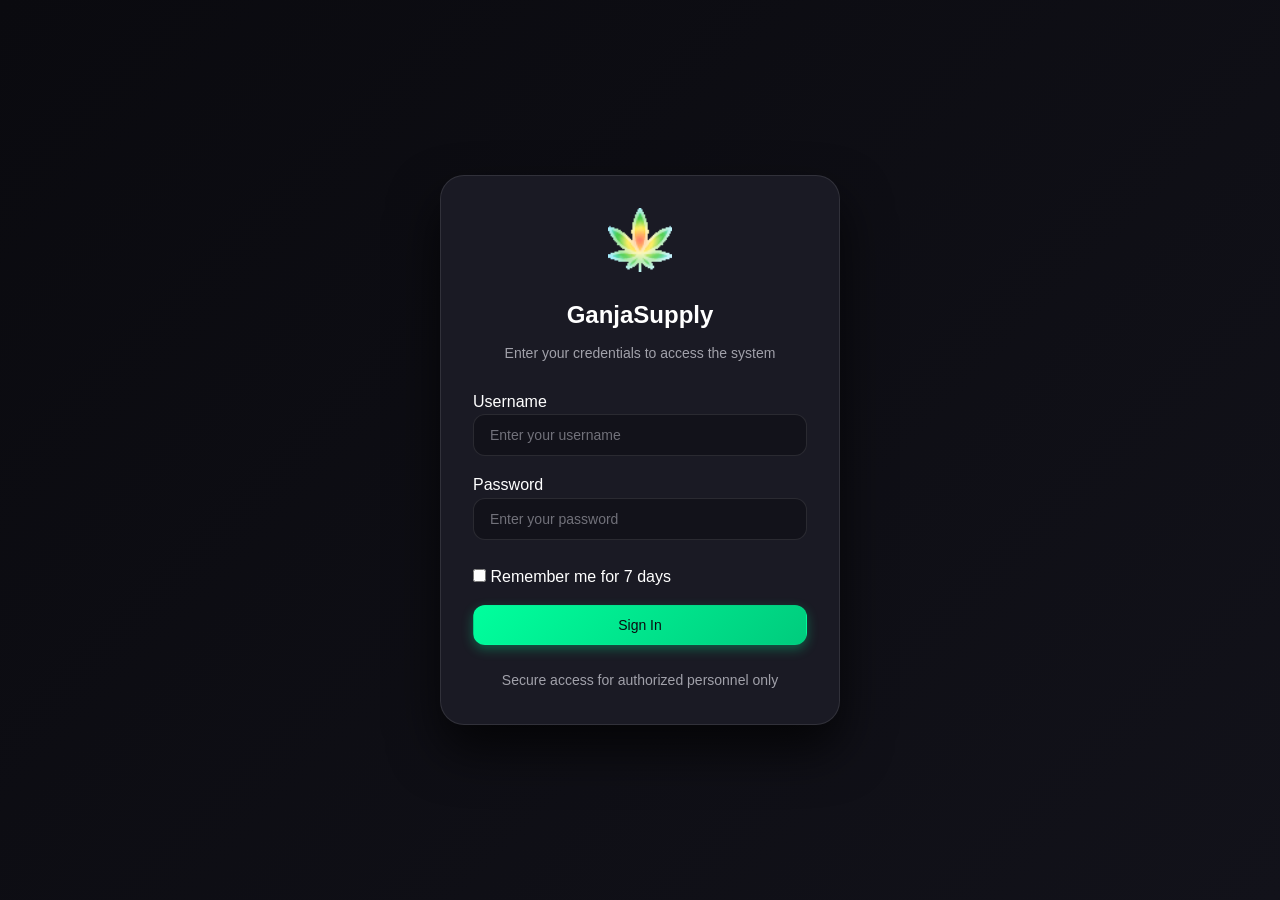
<file: pages/dashboard.html>
<!DOCTYPE html>
<html lang="en">
<head>
  <meta charset="UTF-8">
  <meta name="viewport" content="width=device-width, initial-scale=1.0">
  <meta name="description" content="GanjaSupply - Premium Supply Management">
  <title>Dashboard - GanjaSupply</title>
  <link rel="stylesheet" href="../assets/css/design-system.css">
  <link rel="stylesheet" href="../assets/css/modern-layout.css">
  <link rel="stylesheet" href="../assets/css/modern-components.css">
</head>
<body>
  <div class="app">
    <div class="sidebar-overlay" id="sidebarOverlay"></div>
    <aside class="sidebar" id="sidebar">
      <div class="sidebar-header">
        <div class="sidebar-logo">
          <img src="../assets/weedlogo.gif" alt="GanjaSupply" class="sidebar-logo-image">
          <span class="sidebar-logo-text">GanjaSupply</span>
        </div>
        <span class="sidebar-subtitle">Supply Management</span>
      </div>
      
      <nav class="sidebar-nav">
        <a href="dashboard.html" class="nav-link active">
          <div class="nav-link-icon">📊</div>
          <span>Dashboard</span>
        </a>
        <a href="inventory.html" class="nav-link">
          <div class="nav-link-icon">📦</div>
          <span>Inventory</span>
        </a>
        <a href="orders.html" class="nav-link">
          <div class="nav-link-icon">🛒</div>
          <span>Orders</span>
        </a>
        <a href="suppliers.html" class="nav-link">
          <div class="nav-link-icon">🤝</div>
          <span>Suppliers</span>
        </a>
        <a href="users.html" class="nav-link">
          <div class="nav-link-icon">👥</div>
          <span>Users</span>
        </a>
        <a href="settings.html" class="nav-link">
          <div class="nav-link-icon">⚙️</div>
          <span>Settings</span>
        </a>
      </nav>
      
      <div class="sidebar-footer">
        <div class="flex items-center gap-3 p-3">
          <div class="w-10 h-10 rounded-full bg-gradient-to-br from-green-400 to-green-600 flex items-center justify-center text-white font-bold" id="userAvatar">G</div>
          <div class="flex-1">
            <div class="text-sm font-semibold text-primary" id="userName">Loading...</div>
            <div class="text-xs text-tertiary" id="userRole">Loading...</div>
          </div>
        </div>
        <button class="nav-link" id="logoutBtn">
          <div class="nav-link-icon">🚪</div>
          <span>Sign Out</span>
        </button>
      </div>
    </aside>
    
    <main class="main">
      <header class="header">
        <div class="header-left">
          <button class="mobile-menu-btn" id="mobileMenuBtn">
            <span></span>
            <span></span>
            <span></span>
          </button>
          <div>
            <h1 class="page-title">Dashboard</h1>
            <p class="page-subtitle">Overview of your supply operations</p>
          </div>
        </div>
        <div class="header-right">
          <div class="text-sm text-secondary font-mono" id="currentTime"></div>
          <button class="btn btn-secondary" onclick="load_dashboard_data()">Refresh Data</button>
          <button class="btn btn-primary">Quick Add</button>
        </div>
      </header>
      
      <div class="content">
        <div class="dashboard-grid">
          <div class="stat-card col-span-3">
            <div class="stat-label">Total Inventory</div>
            <div class="stat-value" id="totalInventory">0</div>
            <div class="stat-change">Products in stock</div>
          </div>
          
          <div class="stat-card col-span-3">
            <div class="stat-label">Total Orders</div>
            <div class="stat-value" id="totalOrders">0</div>
            <div class="stat-change">Orders processed</div>
          </div>
          
          <div class="stat-card col-span-3">
            <div class="stat-label">Suppliers</div>
            <div class="stat-value" id="totalSuppliers">0</div>
            <div class="stat-change">Active suppliers</div>
          </div>
          
          <div class="stat-card col-span-3">
            <div class="stat-label">Revenue</div>
            <div class="stat-value" id="totalRevenue">$0</div>
            <div class="stat-change">Total sales</div>
          </div>
        </div>
        
        <div class="content-panel">
          <div class="panel-header">
            <h2 class="panel-title">Recent Logins</h2>
            <div class="panel-actions">
              <button class="btn btn-ghost btn-sm">View All</button>
            </div>
          </div>
          <div class="panel-body">
            <div class="table-container">
              <table class="table">
                <thead>
                  <tr>
                    <th>User</th>
                    <th>Role</th>
                    <th>Login Time</th>
                  </tr>
                </thead>
                <tbody id="loginHistoryBody">
                  <tr>
                    <td colspan="3" class="text-center text-tertiary">No recent logins</td>
                  </tr>
                </tbody>
              </table>
            </div>
          </div>
        </div>
      </div>
    </main>
  </div>
  
  <div class="toast-container" id="toastContainer"></div>
  
  <script src="../assets/js/auth.js"></script>
  <script src="../assets/js/enhanced_data_manager.js"></script>
  <script src="../assets/js/analytics.js"></script>
  <script>
    const userAvatar = document.getElementById('userAvatar');
    const userName = document.getElementById('userName');
    const userRole = document.getElementById('userRole');
    const logoutBtn = document.getElementById('logoutBtn');
    const toastContainer = document.getElementById('toastContainer');
    const totalInventory = document.getElementById('totalInventory');
    const totalOrders = document.getElementById('totalOrders');
    const totalSuppliers = document.getElementById('totalSuppliers');
    const totalRevenue = document.getElementById('totalRevenue');
    const loginHistoryBody = document.getElementById('loginHistoryBody');
    const mobileMenuBtn = document.getElementById('mobileMenuBtn');
    const sidebar = document.getElementById('sidebar');
    const sidebarOverlay = document.getElementById('sidebarOverlay');
    
    function toggle_sidebar() {
      sidebar.classList.toggle('active');
      sidebarOverlay.classList.toggle('active');
      mobileMenuBtn.classList.toggle('active');
    }
    
    mobileMenuBtn.addEventListener('click', toggle_sidebar);
    sidebarOverlay.addEventListener('click', toggle_sidebar);
    
    function showToast(message, type = 'success') {
      const toast = document.createElement('div');
      toast.className = `toast toast-${type}`;
      
      const icon = type === 'success' ? '✓' : type === 'error' ? '✕' : '⚠';
      
      toast.innerHTML = `
        <div class="toast-icon">${icon}</div>
        <div class="toast-content">
          <div class="toast-title">${type.charAt(0).toUpperCase() + type.slice(1)}</div>
          <div class="toast-message">${message}</div>
        </div>
        <button class="toast-close">✕</button>
      `;
      
      toastContainer.appendChild(toast);
      
      setTimeout(() => toast.classList.add('show'), 10);
      
      const closeBtn = toast.querySelector('.toast-close');
      closeBtn.addEventListener('click', () => {
        toast.classList.remove('show');
        setTimeout(() => toast.remove(), 300);
      });
      
      setTimeout(() => {
        toast.classList.remove('show');
        setTimeout(() => toast.remove(), 300);
      }, 5000);
    }
    
    function format_date(date_string) {
      const date = new Date(date_string);
      return date.toLocaleString();
    }
    
    function update_current_time() {
      const now = new Date();
      const time_string = now.toLocaleString();
      document.getElementById('currentTime').textContent = time_string;
    }
    
    setInterval(update_current_time, 1000);
    update_current_time();
    
    async function load_dashboard_data() {
      try {
        const stats = enhanced_data_manager_instance.get_dashboard_stats();
        
        totalInventory.textContent = stats.total_products;
        totalOrders.textContent = stats.total_orders;
        totalSuppliers.textContent = stats.total_suppliers;
        totalRevenue.textContent = '$' + stats.total_revenue.toFixed(2);
        
        // Load analytics
        const revenue_analytics = analytics.get_revenue_analytics();
        const product_analytics = analytics.get_product_analytics();
        const order_analytics = analytics.get_order_analytics();
        
        // Update revenue stats with analytics
        const revenue_change = revenue_analytics.month_over_month_change || 0;
        const revenue_change_el = totalRevenue.nextElementSibling;
        if (revenue_change_el) {
          revenue_change_el.textContent = revenue_change >= 0 
            ? `+${revenue_change.toFixed(1)}% from last month` 
            : `${revenue_change.toFixed(1)}% from last month`;
          revenue_change_el.style.color = revenue_change >= 0 ? 'var(--success)' : 'var(--danger)';
        }
        
        const recent_logins = enhanced_data_manager_instance.login_history
          .sort((a, b) => new Date(b.timestamp) - new Date(a.timestamp))
          .slice(0, 10);
        
        if (recent_logins.length === 0) {
          loginHistoryBody.innerHTML = '<tr><td colspan="3" class="text-center text-tertiary">No recent logins</td></tr>';
        } else {
          loginHistoryBody.innerHTML = recent_logins.map(login => `
            <tr>
              <td>${login.username}</td>
              <td><span class="badge badge-primary">${login.role}</span></td>
              <td>${format_date(login.timestamp)}</td>
            </tr>
          `).join('');
        }
        
        showToast('Dashboard data loaded successfully', 'success');
      } catch (error) {
        showToast('Failed to load dashboard data', 'error');
        console.error('Error loading dashboard data:', error);
      }
    }
    
    async function load_user_info() {
      try {
        await auth.init();
        
        if (!auth.is_authenticated()) {
          window.location.href = 'sign-in.html';
          return;
        }
        
        const user = auth.get_current_user();
        userName.textContent = user.username;
        userRole.textContent = user.role;
        userAvatar.textContent = user.username.charAt(0).toUpperCase();
        
        await load_dashboard_data();
      } catch (error) {
        showToast('Failed to load user information', 'error');
        console.error('Error loading user info:', error);
      }
    }
    
    logoutBtn.addEventListener('click', () => {
      auth.logout();
    });
    
    load_user_info();
  </script>
</body>
</html>
</file>
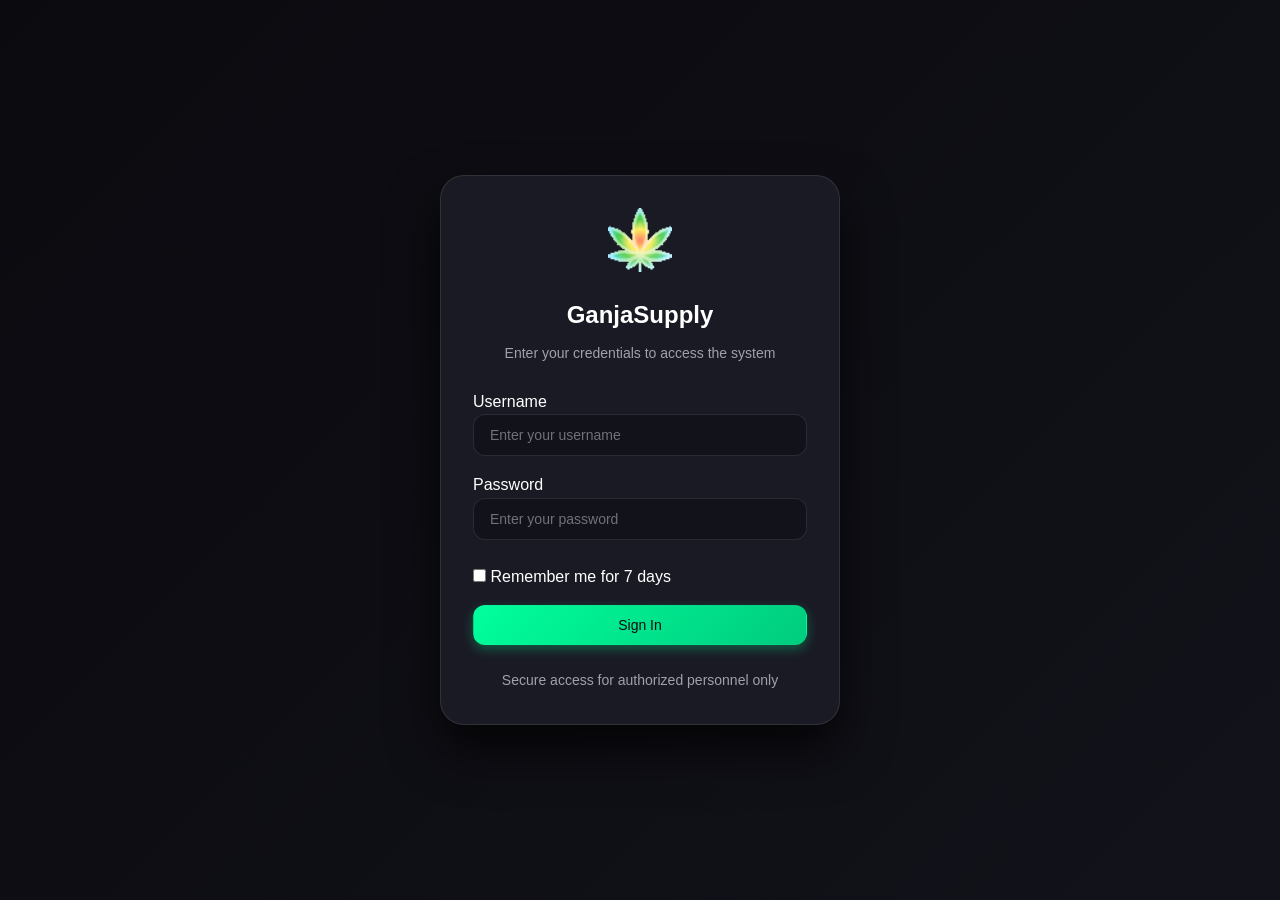
<file: pages/inventory.html>
<!DOCTYPE html>
<html lang="en">
<head>
  <meta charset="UTF-8">
  <meta name="viewport" content="width=device-width, initial-scale=1.0">
  <meta name="description" content="GanjaSupply - Premium Supply Management">
  <title>Inventory - GanjaSupply</title>
  <link rel="stylesheet" href="../assets/css/design-system.css">
  <link rel="stylesheet" href="../assets/css/modern-layout.css">
  <link rel="stylesheet" href="../assets/css/modern-components.css">
  <link rel="stylesheet" href="../assets/css/star-rating.css">
</head>
<body>
  <div class="app">
    <div class="sidebar-overlay" id="sidebarOverlay"></div>
    <aside class="sidebar" id="sidebar">
      <div class="sidebar-header">
        <div class="sidebar-logo">
          <img src="../assets/weedlogo.gif" alt="GanjaSupply" class="sidebar-logo-image">
          <span class="sidebar-logo-text">GanjaSupply</span>
        </div>
        <span class="sidebar-subtitle">Supply Management</span>
      </div>
      
      <nav class="sidebar-nav">
        <a href="dashboard.html" class="nav-link">
          <div class="nav-link-icon">📊</div>
          <span>Dashboard</span>
        </a>
        <a href="inventory.html" class="nav-link active">
          <div class="nav-link-icon">📦</div>
          <span>Inventory</span>
        </a>
        <a href="orders.html" class="nav-link">
          <div class="nav-link-icon">🛒</div>
          <span>Orders</span>
        </a>
        <a href="suppliers.html" class="nav-link">
          <div class="nav-link-icon">🤝</div>
          <span>Suppliers</span>
        </a>
        <a href="users.html" class="nav-link">
          <div class="nav-link-icon">👥</div>
          <span>Users</span>
        </a>
        <a href="settings.html" class="nav-link">
          <div class="nav-link-icon">⚙️</div>
          <span>Settings</span>
        </a>
      </nav>
      
      <div class="sidebar-footer">
        <div class="flex items-center gap-3 p-3">
          <div class="w-10 h-10 rounded-full bg-gradient-to-br from-green-400 to-green-600 flex items-center justify-center text-white font-bold" id="userAvatar">G</div>
          <div class="flex-1">
            <div class="text-sm font-semibold text-primary" id="userName">Loading...</div>
            <div class="text-xs text-tertiary" id="userRole">Loading...</div>
          </div>
        </div>
        <button class="nav-link" id="logoutBtn">
          <div class="nav-link-icon">🚪</div>
          <span>Sign Out</span>
        </button>
      </div>
    </aside>
    
    <main class="main">
      <header class="header">
        <div class="header-left">
          <button class="mobile-menu-btn" id="mobileMenuBtn">
            <span></span>
            <span></span>
            <span></span>
          </button>
          <div>
            <h1 class="page-title">Inventory</h1>
            <p class="page-subtitle">Manage your product inventory</p>
          </div>
        </div>
        <div class="header-right">
          <div class="text-sm text-secondary font-mono" id="currentTime"></div>
          <button class="btn btn-primary" id="addProductBtn">Add Product</button>
        </div>
      </header>
      
      <div class="content">
        <div class="content-panel">
          <div class="panel-header">
            <h2 class="panel-title">Product Inventory</h2>
            <div class="panel-actions">
              <input type="text" class="input" placeholder="Search products..." id="searchInput" style="width: 250px;">
            </div>
          </div>
          <div class="panel-body">
            <div class="table-container">
              <table class="table">
                <thead>
                  <tr>
                    <th>Product Name</th>
                    <th>Type</th>
                    <th>Rating</th>
                    <th>Quantities</th>
                    <th>Total Grams</th>
                    <th>Comments</th>
                    <th>Actions</th>
                  </tr>
                </thead>
                <tbody id="inventoryBody">
                  <tr>
                    <td colspan="7" class="text-center text-tertiary">No products in inventory</td>
                  </tr>
                </tbody>
              </table>
            </div>
          </div>
        </div>
      </div>
    </main>
  </div>
  
  <div class="modal modal-md" id="addProductModal">
    <div class="modal-backdrop" id="modalBackdrop"></div>
    <div class="modal-content">
      <div class="modal-header">
        <h3 class="modal-title">Add New Product</h3>
        <button class="modal-close" id="cancelBtn">✕</button>
      </div>
      <div class="modal-body">
        <form id="addProductForm">
          <div class="form-group" style="margin-bottom: var(--space-4);">
            <label class="form-label">Product Name</label>
            <input type="text" class="input" name="name" required>
          </div>
          
          <div class="form-group" style="margin-bottom: var(--space-4);">
            <label class="form-label">Type</label>
            <select class="input select" name="type" required>
              <option value="">Select type...</option>
              <option value="Indica">Indica</option>
              <option value="Sativa">Sativa</option>
              <option value="Hybrid">Hybrid</option>
            </select>
          </div>
          
          <div class="form-group" style="margin-bottom: var(--space-4);">
            <label class="form-label">Rating</label>
            <div class="star-rating" id="starRating">
              <span class="star star-empty" data-rating="1">★</span>
              <span class="star star-empty" data-rating="2">★</span>
              <span class="star star-empty" data-rating="3">★</span>
              <span class="star star-empty" data-rating="4">★</span>
              <span class="star star-empty" data-rating="5">★</span>
            </div>
            <input type="hidden" name="rating" id="ratingValue" value="0">
          </div>
          
          <div class="form-group" style="margin-bottom: var(--space-4);">
            <label class="form-label">Total Grams Available</label>
            <input type="number" class="input" name="total_grams" min="0" step="0.1" required>
          </div>
          
          <div class="form-group" style="margin-bottom: var(--space-4);">
            <label class="form-label">Comments</label>
            <textarea class="input textarea" name="comments" rows="3"></textarea>
          </div>
        </form>
      </div>
      <div class="modal-footer">
        <button class="btn btn-secondary" id="cancelBtn2">Cancel</button>
        <button class="btn btn-primary" id="saveProductBtn">Add Product</button>
      </div>
    </div>
  </div>
  
  <div class="toast-container" id="toastContainer"></div>
  
  <script src="../assets/js/auth.js"></script>
  <script src="../assets/js/enhanced_data_manager.js"></script>
  <script>
    const userAvatar = document.getElementById('userAvatar');
    const userName = document.getElementById('userName');
    const userRole = document.getElementById('userRole');
    const logoutBtn = document.getElementById('logoutBtn');
    const toastContainer = document.getElementById('toastContainer');
    const addProductBtn = document.getElementById('addProductBtn');
    const addProductModal = document.getElementById('addProductModal');
    const modalBackdrop = document.getElementById('modalBackdrop');
    const cancelBtn = document.getElementById('cancelBtn');
    const cancelBtn2 = document.getElementById('cancelBtn2');
    const saveProductBtn = document.getElementById('saveProductBtn');
    const addProductForm = document.getElementById('addProductForm');
    const inventoryBody = document.getElementById('inventoryBody');
    const starRating = document.getElementById('starRating');
    const ratingValue = document.getElementById('ratingValue');
    const mobileMenuBtn = document.getElementById('mobileMenuBtn');
    const sidebar = document.getElementById('sidebar');
    const sidebarOverlay = document.getElementById('sidebarOverlay');
    
    let selected_rating = 0;
    
    function toggle_sidebar() {
      sidebar.classList.toggle('active');
      sidebarOverlay.classList.toggle('active');
      mobileMenuBtn.classList.toggle('active');
    }
    
    mobileMenuBtn.addEventListener('click', toggle_sidebar);
    sidebarOverlay.addEventListener('click', toggle_sidebar);
    
    function showToast(message, type = 'success') {
      const toast = document.createElement('div');
      toast.className = `toast toast-${type}`;
      
      const icon = type === 'success' ? '✓' : type === 'error' ? '✕' : '⚠';
      
      toast.innerHTML = `
        <div class="toast-icon">${icon}</div>
        <div class="toast-content">
          <div class="toast-title">${type.charAt(0).toUpperCase() + type.slice(1)}</div>
          <div class="toast-message">${message}</div>
        </div>
        <button class="toast-close">✕</button>
      `;
      
      toastContainer.appendChild(toast);
      
      setTimeout(() => toast.classList.add('show'), 10);
      
      const closeBtn = toast.querySelector('.toast-close');
      closeBtn.addEventListener('click', () => {
        toast.classList.remove('show');
        setTimeout(() => toast.remove(), 300);
      });
      
      setTimeout(() => {
        toast.classList.remove('show');
        setTimeout(() => toast.remove(), 300);
      }, 5000);
    }
    
    function format_date(date_string) {
      const date = new Date(date_string);
      return date.toLocaleString();
    }
    
    function update_current_time() {
      const now = new Date();
      const time_string = now.toLocaleString();
      document.getElementById('currentTime').textContent = time_string;
    }
    
    setInterval(update_current_time, 1000);
    update_current_time();
    
    function render_star_rating(rating) {
      let stars_html = '';
      for (let i = 1; i <= 5; i++) {
        if (i <= rating) {
          stars_html += `<span class="star star-${i}">★</span>`;
        } else {
          stars_html += `<span class="star star-empty">★</span>`;
        }
      }
      return stars_html;
    }
    
    async function load_inventory() {
      try {
        const products = enhanced_data_manager_instance.get_products();
        
        if (products.length === 0) {
          inventoryBody.innerHTML = '<tr><td colspan="7" class="text-center text-tertiary">No products in inventory</td></tr>';
          return;
        }
        
        inventoryBody.innerHTML = products.map(product => `
          <tr>
            <td>${product.name}</td>
            <td><span class="badge badge-${product.type.toLowerCase()}">${product.type}</span></td>
            <td>${render_star_rating(product.rating)}</td>
            <td>${product.quantities ? Object.keys(product.quantities).length : 0} options</td>
            <td>${product.total_grams}g</td>
            <td>${product.comments || '-'}</td>
            <td>
              <button class="btn btn-danger btn-sm" onclick="delete_product('${product.id}')">Delete</button>
            </td>
          </tr>
        `).join('');
      } catch (error) {
        showToast('Failed to load inventory', 'error');
        console.error('Error loading inventory:', error);
      }
    }
    
    async function delete_product(product_id) {
      if (confirm('Are you sure you want to delete this product?')) {
        const result = enhanced_data_manager_instance.delete_product(product_id);
        if (result.success) {
          showToast('Product deleted successfully', 'success');
          await load_inventory();
        } else {
          showToast(result.error, 'error');
        }
      }
    }
    
    function handle_star_click(rating) {
      selected_rating = rating;
      ratingValue.value = rating;
      
      const stars = starRating.querySelectorAll('.star');
      stars.forEach((star, index) => {
        star.classList.remove('star-empty', 'star-1', 'star-2', 'star-3', 'star-4', 'star-5');
        if (index < rating) {
          star.classList.add(`star-${index + 1}`);
        } else {
          star.classList.add('star-empty');
        }
      });
    }
    
    starRating.querySelectorAll('.star').forEach(star => {
      star.addEventListener('click', () => {
        const rating = parseInt(star.dataset.rating);
        handle_star_click(rating);
      });
    });
    
    function open_modal() {
      addProductModal.classList.add('active');
    }
    
    function close_modal() {
      addProductModal.classList.remove('active');
      addProductForm.reset();
      selected_rating = 0;
      starRating.querySelectorAll('.star').forEach(star => {
        star.classList.remove('star-1', 'star-2', 'star-3', 'star-4', 'star-5');
        star.classList.add('star-empty');
      });
    }
    
    addProductBtn.addEventListener('click', open_modal);
    cancelBtn.addEventListener('click', close_modal);
    cancelBtn2.addEventListener('click', close_modal);
    modalBackdrop.addEventListener('click', close_modal);
    
    saveProductBtn.addEventListener('click', async () => {
      const formData = new FormData(addProductForm);
      const product_data = {
        name: formData.get('name'),
        type: formData.get('type'),
        rating: selected_rating,
        total_grams: parseFloat(formData.get('total_grams')),
        comments: formData.get('comments'),
        quantities: []
      };
      
      if (product_data.rating === 0) {
        showToast('Please select a quality rating', 'error');
        return;
      }
      
      const result = enhanced_data_manager_instance.add_product(product_data);
      
      if (result.success) {
        showToast('Product added successfully', 'success');
        close_modal();
        await load_inventory();
      } else {
        showToast(result.error, 'error');
      }
    });
    
    async function load_user_info() {
      try {
        await auth.init();
        
        if (!auth.is_authenticated()) {
          window.location.href = 'sign-in.html';
          return;
        }
        
        const user = auth.get_current_user();
        userName.textContent = user.username;
        userRole.textContent = user.role;
        userAvatar.textContent = user.username.charAt(0).toUpperCase();
        
        await load_inventory();
      } catch (error) {
        showToast('Failed to load user information', 'error');
        console.error('Error loading user info:', error);
      }
    }
    
    logoutBtn.addEventListener('click', () => {
      auth.logout();
    });
    
    load_user_info();
  </script>
</body>
</html>
</file>
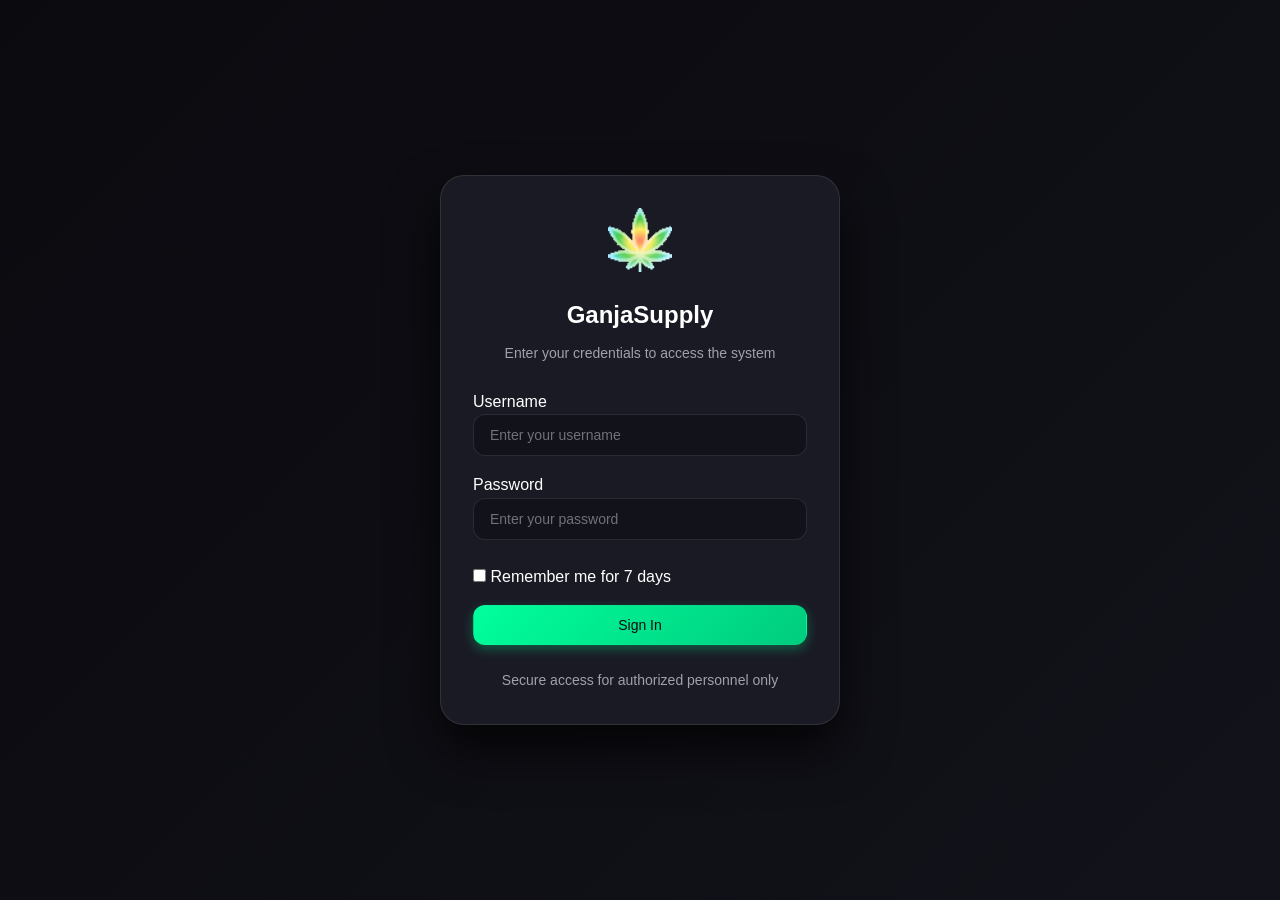
<file: pages/orders.html>
<!DOCTYPE html>
<html lang="en">
<head>
  <meta charset="UTF-8">
  <meta name="viewport" content="width=device-width, initial-scale=1.0">
  <meta name="description" content="GanjaSupply - Premium Supply Management">
  <title>Orders - GanjaSupply</title>
  <link rel="stylesheet" href="../assets/css/design-system.css">
  <link rel="stylesheet" href="../assets/css/modern-layout.css">
  <link rel="stylesheet" href="../assets/css/modern-components.css">
</head>
<body>
  <div class="app">
    <div class="sidebar-overlay" id="sidebarOverlay"></div>
    <aside class="sidebar" id="sidebar">
      <div class="sidebar-header">
        <div class="sidebar-logo">
          <img src="../assets/weedlogo.gif" alt="GanjaSupply" class="sidebar-logo-image">
          <span class="sidebar-logo-text">GanjaSupply</span>
        </div>
        <span class="sidebar-subtitle">Supply Management</span>
      </div>
      
      <nav class="sidebar-nav">
        <a href="dashboard.html" class="nav-link">
          <div class="nav-link-icon">📊</div>
          <span>Dashboard</span>
        </a>
        <a href="inventory.html" class="nav-link">
          <div class="nav-link-icon">📦</div>
          <span>Inventory</span>
        </a>
        <a href="orders.html" class="nav-link active">
          <div class="nav-link-icon">🛒</div>
          <span>Orders</span>
        </a>
        <a href="suppliers.html" class="nav-link">
          <div class="nav-link-icon">🤝</div>
          <span>Suppliers</span>
        </a>
        <a href="users.html" class="nav-link">
          <div class="nav-link-icon">👥</div>
          <span>Users</span>
        </a>
        <a href="settings.html" class="nav-link">
          <div class="nav-link-icon">⚙️</div>
          <span>Settings</span>
        </a>
      </nav>
      
      <div class="sidebar-footer">
        <div class="flex items-center gap-3 p-3">
          <div class="w-10 h-10 rounded-full bg-gradient-to-br from-green-400 to-green-600 flex items-center justify-center text-white font-bold" id="userAvatar">G</div>
          <div class="flex-1">
            <div class="text-sm font-semibold text-primary" id="userName">Loading...</div>
            <div class="text-xs text-tertiary" id="userRole">Loading...</div>
          </div>
        </div>
        <button class="nav-link" id="logoutBtn">
          <div class="nav-link-icon">🚪</div>
          <span>Sign Out</span>
        </button>
      </div>
    </aside>
    
    <main class="main">
      <header class="header">
        <div class="header-left">
          <button class="mobile-menu-btn" id="mobileMenuBtn">
            <span></span>
            <span></span>
            <span></span>
          </button>
          <div>
            <h1 class="page-title">Orders</h1>
            <p class="page-subtitle">Manage customer orders and fulfillment</p>
          </div>
        </div>
        <div class="header-right">
          <div class="text-sm text-secondary font-mono" id="currentTime"></div>
          <button class="btn btn-primary" id="addOrderBtn">New Order</button>
        </div>
      </header>
      
      <div class="content">
        <div class="content-panel">
          <div class="panel-header">
            <h2 class="panel-title">Order History</h2>
            <div class="panel-actions">
              <input type="text" class="input" placeholder="Search orders..." id="searchInput" style="width: 200px;">
              <select class="input select" id="sortBy" style="width: 150px;">
                <option value="date_desc">Newest First</option>
                <option value="date_asc">Oldest First</option>
                <option value="amount_desc">Highest Amount</option>
                <option value="amount_asc">Lowest Amount</option>
              </select>
            </div>
          </div>
          <div class="panel-body">
            <div class="table-container">
              <table class="table">
                <thead>
                  <tr>
                    <th>Order ID</th>
                    <th>Customer</th>
                    <th>Strain</th>
                    <th>Quantity</th>
                    <th>Sale Amount</th>
                    <th>Remaining</th>
                    <th>Date</th>
                    <th>Actions</th>
                  </tr>
                </thead>
                <tbody id="ordersBody">
                  <tr>
                    <td colspan="8" class="text-center text-tertiary">Loading orders...</td>
                  </tr>
                </tbody>
              </table>
            </div>
          </div>
        </div>
      </div>
    </main>
  </div>
  
  <div class="modal modal-md" id="addOrderModal">
    <div class="modal-backdrop" id="modalBackdrop"></div>
    <div class="modal-content">
      <div class="modal-header">
        <h3 class="modal-title">New Order</h3>
        <button class="modal-close" id="cancelOrderBtn">✕</button>
      </div>
      <div class="modal-body">
        <form id="addOrderForm">
          <div class="form-group" style="margin-bottom: var(--space-4);">
            <label class="form-label">Customer Name</label>
            <input type="text" class="input" name="customer_name" required>
          </div>
          
          <div class="form-group" style="margin-bottom: var(--space-4);">
            <label class="form-label">Strain</label>
            <select class="input select" name="strain" id="strainSelect" required>
              <option value="">Select strain...</option>
            </select>
          </div>
          
          <div class="form-group" style="margin-bottom: var(--space-4);">
            <label class="form-label">Quantity</label>
            <input type="text" class="input" name="quantity" placeholder="e.g., 3.5g" required>
          </div>
          
          <div class="form-group" style="margin-bottom: var(--space-4);">
            <label class="form-label">Sale Amount ($)</label>
            <input type="number" class="input" name="sale_amount" step="0.01" min="0" required>
          </div>
          
          <div class="form-group" style="margin-bottom: var(--space-4);">
            <label class="form-label">Remaining ($)</label>
            <input type="number" class="input" name="remaining" step="0.01" min="0" required>
          </div>
          
          <div class="form-group" style="margin-bottom: var(--space-4);">
            <label class="form-label">Time Type</label>
            <div style="display: flex; gap: 1rem; align-items: center;">
              <label class="checkbox-label">
                <input type="radio" name="time_type" value="auto" checked>
                <span>Auto (current time)</span>
              </label>
              <label class="checkbox-label">
                <input type="radio" name="time_type" value="manual">
                <span>Manual comment</span>
              </label>
            </div>
          </div>
          
          <div class="form-group" style="margin-bottom: var(--space-4);" id="manualTimeGroup" style="display: none;">
            <label class="form-label">Manual Time/Comment</label>
            <input type="text" class="input" name="manual_time" placeholder="Enter comment instead of time">
          </div>
        </form>
      </div>
      <div class="modal-footer">
        <button class="btn btn-secondary" id="cancelOrderBtn2">Cancel</button>
        <button class="btn btn-primary" id="saveOrderBtn">Add Order</button>
      </div>
    </div>
  </div>
  
  <div class="toast-container" id="toastContainer"></div>
  
  <script src="../assets/js/auth.js"></script>
  <script src="../assets/js/enhanced_data_manager.js"></script>
  <script>
    const userAvatar = document.getElementById('userAvatar');
    const userName = document.getElementById('userName');
    const userRole = document.getElementById('userRole');
    const logoutBtn = document.getElementById('logoutBtn');
    const toastContainer = document.getElementById('toastContainer');
    const addOrderBtn = document.getElementById('addOrderBtn');
    const addOrderModal = document.getElementById('addOrderModal');
    const modalBackdrop = document.getElementById('modalBackdrop');
    const cancelOrderBtn = document.getElementById('cancelOrderBtn');
    const cancelOrderBtn2 = document.getElementById('cancelOrderBtn2');
    const saveOrderBtn = document.getElementById('saveOrderBtn');
    const addOrderForm = document.getElementById('addOrderForm');
    const ordersBody = document.getElementById('ordersBody');
    const strainSelect = document.getElementById('strainSelect');
    const searchInput = document.getElementById('searchInput');
    const sortBy = document.getElementById('sortBy');
    const manualTimeGroup = document.getElementById('manualTimeGroup');
    const mobileMenuBtn = document.getElementById('mobileMenuBtn');
    const sidebar = document.getElementById('sidebar');
    const sidebarOverlay = document.getElementById('sidebarOverlay');
    
    function toggle_sidebar() {
      sidebar.classList.toggle('active');
      sidebarOverlay.classList.toggle('active');
      mobileMenuBtn.classList.toggle('active');
    }
    
    mobileMenuBtn.addEventListener('click', toggle_sidebar);
    sidebarOverlay.addEventListener('click', toggle_sidebar);
    
    function showToast(message, type = 'success') {
      const toast = document.createElement('div');
      toast.className = `toast toast-${type}`;
      
      const icon = type === 'success' ? '✓' : type === 'error' ? '✕' : '⚠';
      
      toast.innerHTML = `
        <div class="toast-icon">${icon}</div>
        <div class="toast-content">
          <div class="toast-title">${type.charAt(0).toUpperCase() + type.slice(1)}</div>
          <div class="toast-message">${message}</div>
        </div>
        <button class="toast-close">✕</button>
      `;
      
      toastContainer.appendChild(toast);
      
      setTimeout(() => toast.classList.add('show'), 10);
      
      const closeBtn = toast.querySelector('.toast-close');
      closeBtn.addEventListener('click', () => {
        toast.classList.remove('show');
        setTimeout(() => toast.remove(), 300);
      });
      
      setTimeout(() => {
        toast.classList.remove('show');
        setTimeout(() => toast.remove(), 300);
      }, 5000);
    }
    
    function format_timestamp(timestamp) {
      const date = new Date(timestamp);
      return date.toLocaleString();
    }
    
    function update_current_time() {
      const now = new Date();
      const time_string = now.toLocaleString();
      document.getElementById('currentTime').textContent = time_string;
    }
    
    setInterval(update_current_time, 1000);
    update_current_time();
    
    async function load_strains() {
      try {
        const products = enhanced_data_manager_instance.get_products();
        
        strainSelect.innerHTML = '<option value="">Select strain...</option>';
        products.forEach(product => {
          const option = document.createElement('option');
          option.value = product.name;
          option.textContent = `${product.name} (${product.type})`;
          strainSelect.appendChild(option);
        });
      } catch (error) {
        showToast('Failed to load strains', 'error');
        console.error('Error loading strains:', error);
      }
    }
    
    async function load_orders() {
      try {
        let orders = enhanced_data_manager_instance.get_orders();
        
        // Apply search filter
        if (searchInput.value) {
          const search = searchInput.value.toLowerCase();
          orders = orders.filter(order => 
            order.customer_name?.toLowerCase().includes(search) ||
            order.strain?.toLowerCase().includes(search) ||
            order.id?.toLowerCase().includes(search)
          );
        }
        
        // Apply sorting
        const sortValue = sortBy.value;
        orders.sort((a, b) => {
          switch (sortValue) {
            case 'date_desc':
              return new Date(b.created_at) - new Date(a.created_at);
            case 'date_asc':
              return new Date(a.created_at) - new Date(b.created_at);
            case 'amount_desc':
              return (b.sale_amount || 0) - (a.sale_amount || 0);
            case 'amount_asc':
              return (a.sale_amount || 0) - (b.sale_amount || 0);
            default:
              return 0;
          }
        });
        
        if (orders.length === 0) {
          ordersBody.innerHTML = '<tr><td colspan="8" class="text-center text-tertiary">No orders found</td></tr>';
          return;
        }
        
        ordersBody.innerHTML = orders.map(order => `
          <tr>
            <td class="text-xs text-secondary">${order.id}</td>
            <td>${order.customer_name}</td>
            <td>${order.strain}</td>
            <td>${order.quantity}</td>
            <td>$${(order.sale_amount || 0).toFixed(2)}</td>
            <td><span class="badge ${order.remaining > 0 ? 'badge-success' : 'badge-danger'}">$${(order.remaining || 0).toFixed(2)}</span></td>
            <td class="text-sm text-secondary">${format_timestamp(order.created_at)}</td>
            <td>
              <button class="btn btn-danger btn-sm" onclick="delete_order('${order.id}')">Delete</button>
            </td>
          </tr>
        `).join('');
      } catch (error) {
        showToast('Failed to load orders', 'error');
        console.error('Error loading orders:', error);
      }
    }
    
    async function delete_order(order_id) {
      if (confirm('Are you sure you want to delete this order?')) {
        const result = enhanced_data_manager_instance.delete_order(order_id);
        if (result.success) {
          showToast('Order deleted successfully', 'success');
          await load_orders();
        } else {
          showToast(result.error, 'error');
        }
      }
    }
    
    // Time type toggle
    document.querySelectorAll('input[name="time_type"]').forEach(radio => {
      radio.addEventListener('change', (e) => {
        if (e.target.value === 'manual') {
          manualTimeGroup.style.display = 'block';
        } else {
          manualTimeGroup.style.display = 'none';
        }
      });
    });
    
    function open_modal() {
      load_strains();
      addOrderModal.classList.add('active');
    }
    
    function close_modal() {
      addOrderModal.classList.remove('active');
      addOrderForm.reset();
      manualTimeGroup.style.display = 'none';
    }
    
    addOrderBtn.addEventListener('click', open_modal);
    cancelOrderBtn.addEventListener('click', close_modal);
    cancelOrderBtn2.addEventListener('click', close_modal);
    modalBackdrop.addEventListener('click', close_modal);
    
    saveOrderBtn.addEventListener('click', async () => {
      const formData = new FormData(addOrderForm);
      const order_data = {
        customer_name: formData.get('customer_name'),
        strain: formData.get('strain'),
        quantity: formData.get('quantity'),
        sale_amount: parseFloat(formData.get('sale_amount')),
        remaining: parseFloat(formData.get('remaining')),
        time_type: formData.get('time_type'),
        manual_time: formData.get('time_type') === 'manual' ? formData.get('manual_time') : null
      };
      
      const result = enhanced_data_manager_instance.add_order(order_data);
      
      if (result.success) {
        showToast('Order added successfully', 'success');
        close_modal();
        await load_orders();
      } else {
        showToast(result.error, 'error');
      }
    });
    
    searchInput.addEventListener('input', load_orders);
    sortBy.addEventListener('change', load_orders);
    
    async function load_user_info() {
      try {
        await auth.init();
        
        if (!auth.is_authenticated()) {
          window.location.href = 'sign-in.html';
          return;
        }
        
        const user = auth.get_current_user();
        userName.textContent = user.username;
        userRole.textContent = user.role;
        userAvatar.textContent = user.username.charAt(0).toUpperCase();
        
        await load_orders();
      } catch (error) {
        showToast('Failed to load user information', 'error');
        console.error('Error loading user info:', error);
      }
    }
    
    logoutBtn.addEventListener('click', () => {
      auth.logout();
    });
    
    load_user_info();
  </script>
</body>
</html>
</file>
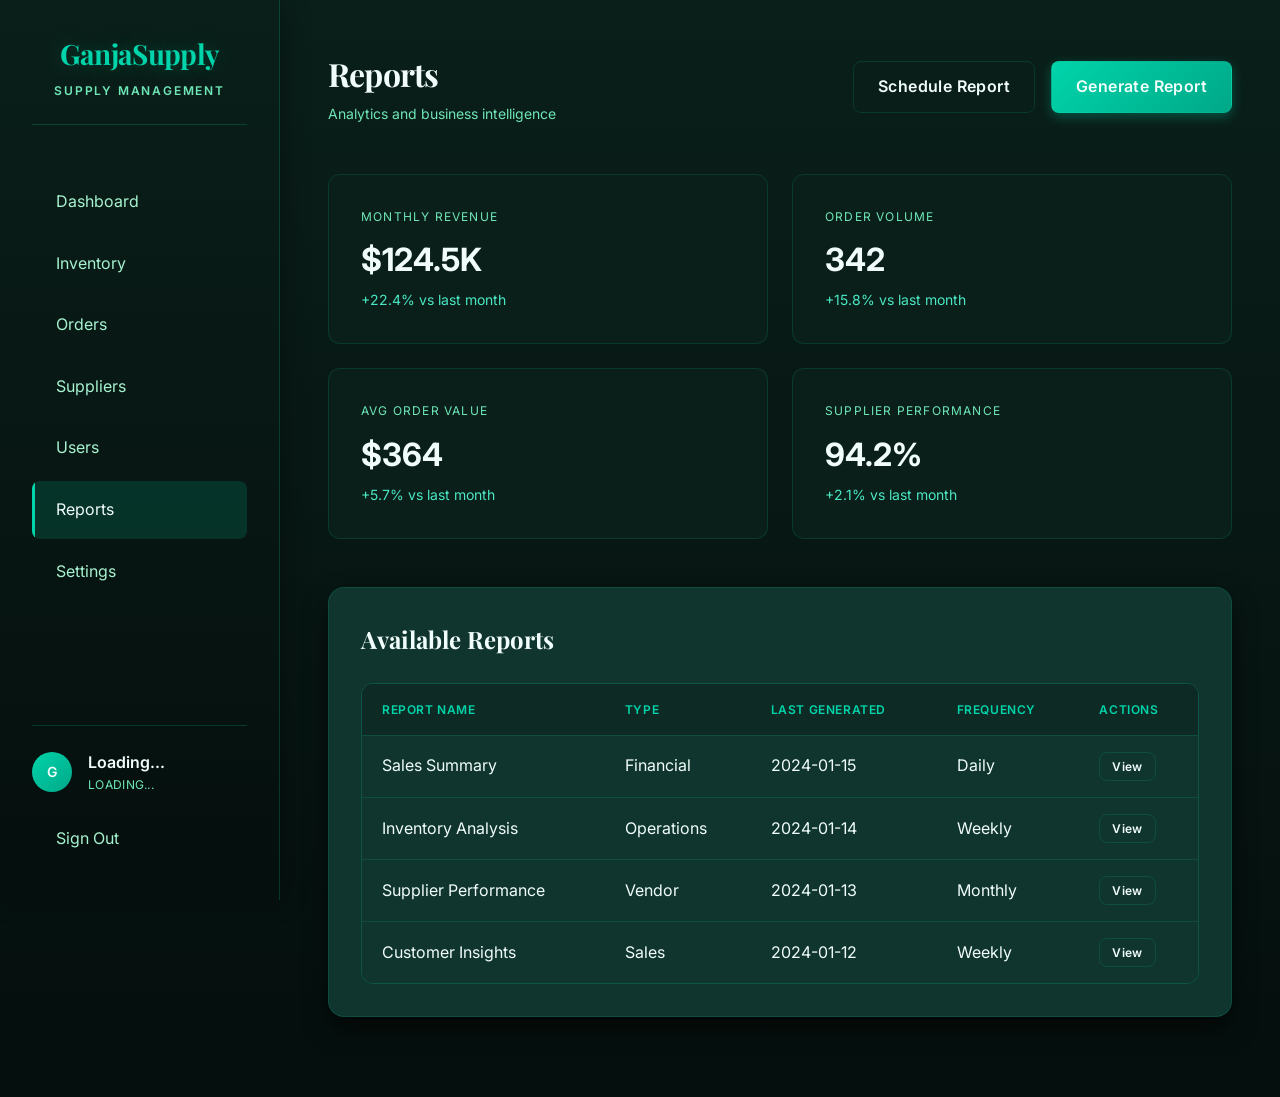
<file: pages/reports.html>
<!DOCTYPE html>
<html lang="en">
<head>
  <meta charset="UTF-8">
  <meta name="viewport" content="width=device-width, initial-scale=1.0">
  <meta name="description" content="GanjaSupply - Premium Supply Management">
  <title>Reports - GanjaSupply</title>
  <link rel="stylesheet" href="../assets/css/main.css">
</head>
<body>
  <div class="app-container">
    <aside class="sidebar">
      <div class="sidebar-header">
        <div class="logo">GanjaSupply</div>
        <div class="logo-subtitle">Supply Management</div>
      </div>
      
      <nav class="sidebar-nav">
        <a href="dashboard.html" class="nav-link">
          <span>Dashboard</span>
        </a>
        <a href="inventory.html" class="nav-link">
          <span>Inventory</span>
        </a>
        <a href="orders.html" class="nav-link">
          <span>Orders</span>
        </a>
        <a href="suppliers.html" class="nav-link">
          <span>Suppliers</span>
        </a>
        <a href="users.html" class="nav-link">
          <span>Users</span>
        </a>
        <a href="reports.html" class="nav-link active">
          <span>Reports</span>
        </a>
        <a href="settings.html" class="nav-link">
          <span>Settings</span>
        </a>
      </nav>
      
      <div class="sidebar-footer">
        <div class="user-profile">
          <div class="user-avatar" id="userAvatar">G</div>
          <div class="user-info">
            <div class="user-name" id="userName">Loading...</div>
            <div class="user-role" id="userRole">Loading...</div>
          </div>
        </div>
        <button class="nav-link" id="logoutBtn" style="margin-top: 1rem; width: 100%;">
          <span>Sign Out</span>
        </button>
      </div>
    </aside>
    
    <main class="main-content">
      <header class="header">
        <div>
          <h1 class="page-title">Reports</h1>
          <p class="page-subtitle">Analytics and business intelligence</p>
        </div>
        <div class="header-actions">
          <button class="btn-secondary">Schedule Report</button>
          <button class="btn-primary">Generate Report</button>
        </div>
      </header>
      
      <div class="content-grid">
        <div class="glass-card stat-card">
          <div class="stat-label">Monthly Revenue</div>
          <div class="stat-value">$124.5K</div>
          <div class="stat-change">+22.4% vs last month</div>
        </div>
        
        <div class="glass-card stat-card">
          <div class="stat-label">Order Volume</div>
          <div class="stat-value">342</div>
          <div class="stat-change">+15.8% vs last month</div>
        </div>
        
        <div class="glass-card stat-card">
          <div class="stat-label">Avg Order Value</div>
          <div class="stat-value">$364</div>
          <div class="stat-change">+5.7% vs last month</div>
        </div>
        
        <div class="glass-card stat-card">
          <div class="stat-label">Supplier Performance</div>
          <div class="stat-value">94.2%</div>
          <div class="stat-change">+2.1% vs last month</div>
        </div>
      </div>
      
      <div class="glass-panel" style="padding: 2rem; margin-bottom: 2rem;">
        <h2 style="font-family: var(--font-display); font-size: 1.5rem; margin-bottom: 1.5rem; color: var(--text-primary);">Available Reports</h2>
        <div class="table-container">
          <table class="data-table">
            <thead>
              <tr>
                <th>Report Name</th>
                <th>Type</th>
                <th>Last Generated</th>
                <th>Frequency</th>
                <th>Actions</th>
              </tr>
            </thead>
            <tbody>
              <tr>
                <td>Sales Summary</td>
                <td>Financial</td>
                <td>2024-01-15</td>
                <td>Daily</td>
                <td><button class="btn-secondary" style="padding: 0.25rem 0.75rem; font-size: 0.75rem;">View</button></td>
              </tr>
              <tr>
                <td>Inventory Analysis</td>
                <td>Operations</td>
                <td>2024-01-14</td>
                <td>Weekly</td>
                <td><button class="btn-secondary" style="padding: 0.25rem 0.75rem; font-size: 0.75rem;">View</button></td>
              </tr>
              <tr>
                <td>Supplier Performance</td>
                <td>Vendor</td>
                <td>2024-01-13</td>
                <td>Monthly</td>
                <td><button class="btn-secondary" style="padding: 0.25rem 0.75rem; font-size: 0.75rem;">View</button></td>
              </tr>
              <tr>
                <td>Customer Insights</td>
                <td>Sales</td>
                <td>2024-01-12</td>
                <td>Weekly</td>
                <td><button class="btn-secondary" style="padding: 0.25rem 0.75rem; font-size: 0.75rem;">View</button></td>
              </tr>
            </tbody>
          </table>
        </div>
      </div>
    </main>
  </div>
  
  <div class="toast" id="toast"></div>
  
  <script src="../assets/js/auth.js"></script>
  <script>
    const userAvatar = document.getElementById('userAvatar');
    const userName = document.getElementById('userName');
    const userRole = document.getElementById('userRole');
    const logoutBtn = document.getElementById('logoutBtn');
    const toast = document.getElementById('toast');
    
    function showToast(message, type = 'success') {
      toast.textContent = message;
      toast.className = `toast toast-${type} active`;
      
      setTimeout(() => {
        toast.classList.remove('active');
      }, 3000);
    }
    
    async function loadUserInfo() {
      await auth.init();
      
      if (!auth.isAuthenticated()) {
        window.location.href = 'sign-in.html';
        return;
      }
      
      const user = auth.getCurrentUser();
      userName.textContent = user.username;
      userRole.textContent = user.role;
      userAvatar.textContent = user.username.charAt(0).toUpperCase();
    }
    
    logoutBtn.addEventListener('click', () => {
      auth.logout();
    });
    
    loadUserInfo();
  </script>
</body>
</html>
</file>
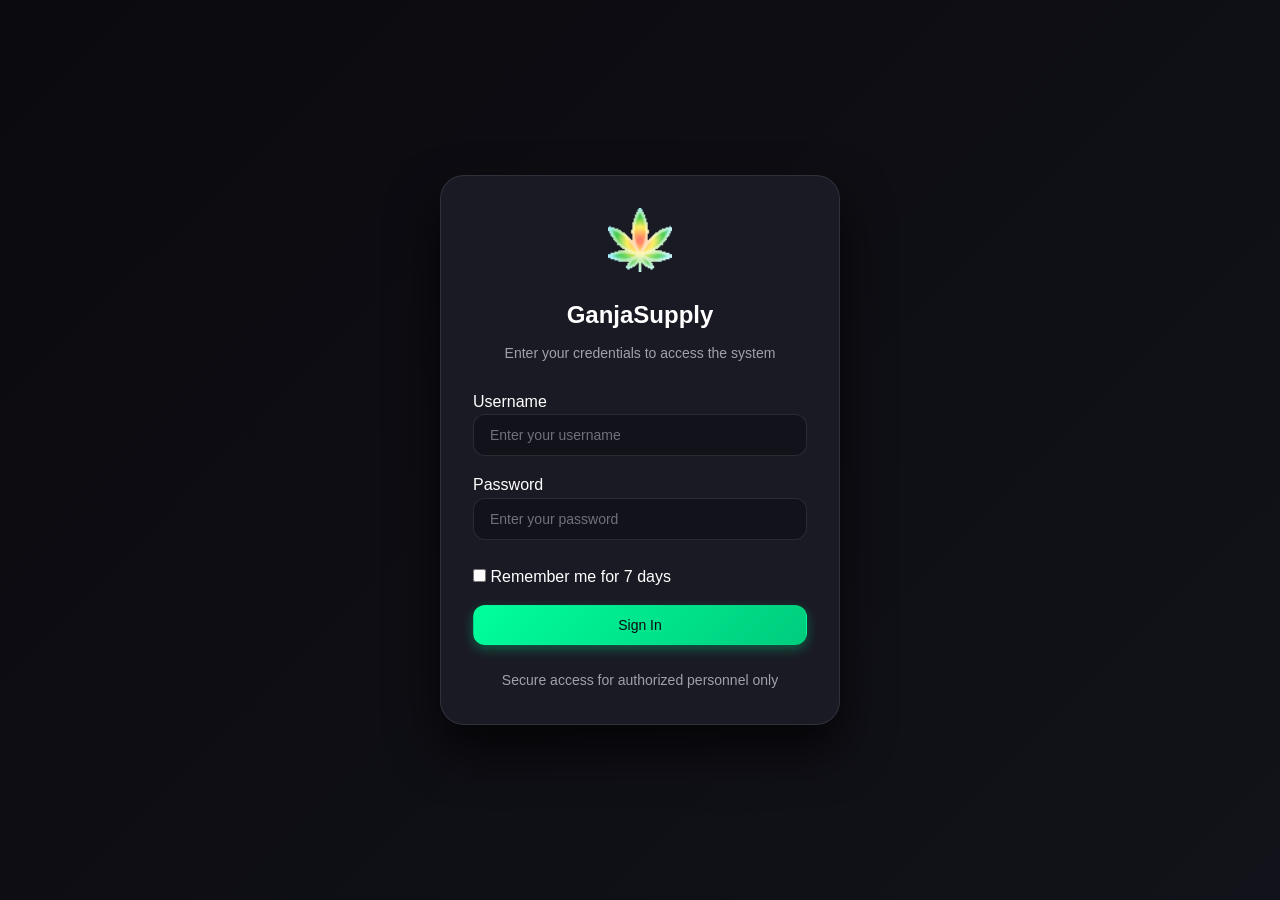
<file: pages/settings.html>
<!DOCTYPE html>
<html lang="en">
<head>
  <meta charset="UTF-8">
  <meta name="viewport" content="width=device-width, initial-scale=1.0">
  <meta name="description" content="GanjaSupply - Premium Supply Management">
  <title>Settings - GanjaSupply</title>
  <link rel="stylesheet" href="../assets/css/design-system.css">
  <link rel="stylesheet" href="../assets/css/modern-layout.css">
  <link rel="stylesheet" href="../assets/css/modern-components.css">
</head>
<body>
  <div class="app">
    <div class="sidebar-overlay" id="sidebarOverlay"></div>
    <aside class="sidebar" id="sidebar">
      <div class="sidebar-header">
        <div class="sidebar-logo">
          <img src="../assets/weedlogo.gif" alt="GanjaSupply" class="sidebar-logo-image">
          <span class="sidebar-logo-text">GanjaSupply</span>
        </div>
        <span class="sidebar-subtitle">Supply Management</span>
      </div>
      
      <nav class="sidebar-nav">
        <a href="dashboard.html" class="nav-link">
          <div class="nav-link-icon">📊</div>
          <span>Dashboard</span>
        </a>
        <a href="inventory.html" class="nav-link">
          <div class="nav-link-icon">📦</div>
          <span>Inventory</span>
        </a>
        <a href="orders.html" class="nav-link">
          <div class="nav-link-icon">🛒</div>
          <span>Orders</span>
        </a>
        <a href="suppliers.html" class="nav-link">
          <div class="nav-link-icon">🤝</div>
          <span>Suppliers</span>
        </a>
        <a href="users.html" class="nav-link">
          <div class="nav-link-icon">👥</div>
          <span>Users</span>
        </a>
        <a href="settings.html" class="nav-link active">
          <div class="nav-link-icon">⚙️</div>
          <span>Settings</span>
        </a>
      </nav>
      
      <div class="sidebar-footer">
        <div class="flex items-center gap-3 p-3">
          <div class="w-10 h-10 rounded-full bg-gradient-to-br from-green-400 to-green-600 flex items-center justify-center text-white font-bold" id="userAvatar">G</div>
          <div class="flex-1">
            <div class="text-sm font-semibold text-primary" id="userName">Loading...</div>
            <div class="text-xs text-tertiary" id="userRole">Loading...</div>
          </div>
        </div>
        <button class="nav-link" id="logoutBtn">
          <div class="nav-link-icon">🚪</div>
          <span>Sign Out</span>
        </button>
      </div>
    </aside>
    
    <main class="main">
      <header class="header">
        <div class="header-left">
          <button class="mobile-menu-btn" id="mobileMenuBtn">
            <span></span>
            <span></span>
            <span></span>
          </button>
          <div>
            <h1 class="page-title">Settings</h1>
            <p class="page-subtitle">Configure system preferences and data management</p>
          </div>
        </div>
        <div class="header-right">
          <div class="text-sm text-secondary font-mono" id="currentTime"></div>
        </div>
      </header>
      
      <div class="content">
        <div class="content-panel" style="margin-bottom: 2rem;">
          <div class="panel-header">
            <h2 class="panel-title">Data Management</h2>
          </div>
          <div class="panel-body">
            <div style="display: grid; grid-template-columns: repeat(auto-fit, minmax(250px, 1fr)); gap: 1.5rem;">
              <div class="card">
                <div class="card-body">
                  <h3 class="card-title">Backup Data</h3>
                  <p class="text-sm text-secondary mb-4">Create a backup of all your data</p>
                  <button class="btn btn-primary btn-block" id="createBackupBtn">Create Backup</button>
                </div>
              </div>
              
              <div class="card">
                <div class="card-body">
                  <h3 class="card-title">Export Data</h3>
                  <p class="text-sm text-secondary mb-4">Export all data to JSON file</p>
                  <button class="btn btn-secondary btn-block" id="exportDataBtn">Export Data</button>
                </div>
              </div>
              
              <div class="card">
                <div class="card-body">
                  <h3 class="card-title">Import Data</h3>
                  <p class="text-sm text-secondary mb-4">Import data from JSON file</p>
                  <input type="file" id="importFile" accept=".json" style="display: none;">
                  <button class="btn btn-secondary btn-block" id="importDataBtn">Import Data</button>
                </div>
              </div>
              
              <div class="card">
                <div class="card-body">
                  <h3 class="card-title">Clear Cache</h3>
                  <p class="text-sm text-secondary mb-4">Clear application cache</p>
                  <button class="btn btn-warning btn-block" id="clearCacheBtn">Clear Cache</button>
                </div>
              </div>
            </div>
          </div>
        </div>
        
        <div class="content-panel" style="margin-bottom: 2rem;">
          <div class="panel-header">
            <h2 class="panel-title">Available Backups</h2>
          </div>
          <div class="panel-body">
            <div class="table-container">
              <table class="table">
                <thead>
                  <tr>
                    <th>Backup Name</th>
                    <th>Date</th>
                    <th>Size</th>
                    <th>Actions</th>
                  </tr>
                </thead>
                <tbody id="backupsBody">
                  <tr>
                    <td colspan="4" class="text-center text-tertiary">Loading backups...</td>
                  </tr>
                </tbody>
              </table>
            </div>
          </div>
        </div>
        
        <div class="content-panel">
          <div class="panel-header">
            <h2 class="panel-title">System Information</h2>
          </div>
          <div class="panel-body">
            <div class="table-container">
              <table class="table">
                <tbody>
                  <tr>
                    <td style="width: 200px;">Version</td>
                    <td>2.0.0</td>
                  </tr>
                  <tr>
                    <td>Schema Version</td>
                    <td id="schemaVersion">1.0.0</td>
                  </tr>
                  <tr>
                    <td>Environment</td>
                    <td>Static Production (GitHub Pages)</td>
                  </tr>
                  <tr>
                    <td>Data Storage</td>
                    <td>LocalStorage</td>
                  </tr>
                </tbody>
              </table>
            </div>
          </div>
        </div>
      </div>
    </main>
  </div>
  
  <div class="toast-container" id="toastContainer"></div>
  
  <script src="../assets/js/auth.js"></script>
  <script src="../assets/js/enhanced_data_manager.js"></script>
  <script>
    const userAvatar = document.getElementById('userAvatar');
    const userName = document.getElementById('userName');
    const userRole = document.getElementById('userRole');
    const logoutBtn = document.getElementById('logoutBtn');
    const toastContainer = document.getElementById('toastContainer');
    const createBackupBtn = document.getElementById('createBackupBtn');
    const exportDataBtn = document.getElementById('exportDataBtn');
    const importDataBtn = document.getElementById('importDataBtn');
    const importFile = document.getElementById('importFile');
    const clearCacheBtn = document.getElementById('clearCacheBtn');
    const backupsBody = document.getElementById('backupsBody');
    const mobileMenuBtn = document.getElementById('mobileMenuBtn');
    const sidebar = document.getElementById('sidebar');
    const sidebarOverlay = document.getElementById('sidebarOverlay');
    
    function toggle_sidebar() {
      sidebar.classList.toggle('active');
      sidebarOverlay.classList.toggle('active');
      mobileMenuBtn.classList.toggle('active');
    }
    
    mobileMenuBtn.addEventListener('click', toggle_sidebar);
    sidebarOverlay.addEventListener('click', toggle_sidebar);
    
    function showToast(message, type = 'success') {
      const toast = document.createElement('div');
      toast.className = `toast toast-${type}`;
      
      const icon = type === 'success' ? '✓' : type === 'error' ? '✕' : '⚠';
      
      toast.innerHTML = `
        <div class="toast-icon">${icon}</div>
        <div class="toast-content">
          <div class="toast-title">${type.charAt(0).toUpperCase() + type.slice(1)}</div>
          <div class="toast-message">${message}</div>
        </div>
        <button class="toast-close">✕</button>
      `;
      
      toastContainer.appendChild(toast);
      
      setTimeout(() => toast.classList.add('show'), 10);
      
      const closeBtn = toast.querySelector('.toast-close');
      closeBtn.addEventListener('click', () => {
        toast.classList.remove('show');
        setTimeout(() => toast.remove(), 300);
      });
      
      setTimeout(() => {
        toast.classList.remove('show');
        setTimeout(() => toast.remove(), 300);
      }, 5000);
    }
    
    function update_current_time() {
      const now = new Date();
      const time_string = now.toLocaleString();
      document.getElementById('currentTime').textContent = time_string;
    }
    
    setInterval(update_current_time, 1000);
    update_current_time();
    
    function format_timestamp(timestamp) {
      const date = new Date(timestamp);
      return date.toLocaleString();
    }
    
    function format_size(bytes) {
      if (bytes < 1024) return bytes + ' B';
      if (bytes < 1024 * 1024) return (bytes / 1024).toFixed(2) + ' KB';
      return (bytes / (1024 * 1024)).toFixed(2) + ' MB';
    }
    
    async function load_backups() {
      try {
        const backups = enhanced_data_manager_instance.backup.list_backups();
        
        if (backups.length === 0) {
          backupsBody.innerHTML = '<tr><td colspan="4" class="text-center text-tertiary">No backups available</td></tr>';
          return;
        }
        
        backupsBody.innerHTML = backups.map(backup => `
          <tr>
            <td>${backup.name}</td>
            <td class="text-sm text-secondary">${format_timestamp(backup.timestamp)}</td>
            <td class="text-sm text-secondary">${format_size(backup.size || 0)}</td>
            <td>
              <button class="btn btn-secondary btn-sm" onclick="restore_backup('${backup.id}')">Restore</button>
              <button class="btn btn-danger btn-sm" onclick="delete_backup('${backup.id}')">Delete</button>
            </td>
          </tr>
        `).join('');
      } catch (error) {
        showToast('Failed to load backups', 'error');
        console.error('Error loading backups:', error);
      }
    }
    
    async function create_backup() {
      try {
        const result = enhanced_data_manager_instance.backup.create_backup();
        if (result.success) {
          showToast('Backup created successfully', 'success');
          await load_backups();
        } else {
          showToast(result.error, 'error');
        }
      } catch (error) {
        showToast('Failed to create backup', 'error');
        console.error('Error creating backup:', error);
      }
    }
    
    async function export_data() {
      try {
        const data = enhanced_data_manager_instance.export_data();
        const blob = new Blob([JSON.stringify(data, null, 2)], { type: 'application/json' });
        const url = URL.createObjectURL(blob);
        const a = document.createElement('a');
        a.href = url;
        a.download = `ganjasupply_export_${new Date().toISOString().split('T')[0]}.json`;
        a.click();
        URL.revokeObjectURL(url);
        showToast('Data exported successfully', 'success');
      } catch (error) {
        showToast('Failed to export data', 'error');
        console.error('Error exporting data:', error);
      }
    }
    
    async function import_data(file) {
      try {
        const text = await file.text();
        const data = JSON.parse(text);
        const result = enhanced_data_manager_instance.import_data(data);
        
        if (result.success) {
          showToast('Data imported successfully', 'success');
          await load_backups();
        } else {
          showToast(result.error, 'error');
        }
      } catch (error) {
        showToast('Failed to import data', 'error');
        console.error('Error importing data:', error);
      }
    }
    
    async function clear_cache() {
      try {
        enhanced_data_manager_instance.invalidate_cache('all');
        showToast('Cache cleared successfully', 'success');
      } catch (error) {
        showToast('Failed to clear cache', 'error');
        console.error('Error clearing cache:', error);
      }
    }
    
    window.restore_backup = async function(backup_id) {
      if (confirm('Are you sure you want to restore this backup? This will replace all current data.')) {
        try {
          const result = enhanced_data_manager_instance.backup.restore_backup(backup_id);
          if (result.success) {
            showToast('Backup restored successfully', 'success');
            await load_backups();
          } else {
            showToast(result.error, 'error');
          }
        } catch (error) {
          showToast('Failed to restore backup', 'error');
          console.error('Error restoring backup:', error);
        }
      }
    };
    
    window.delete_backup = async function(backup_id) {
      if (confirm('Are you sure you want to delete this backup?')) {
        try {
          const result = enhanced_data_manager_instance.backup.delete_backup(backup_id);
          if (result.success) {
            showToast('Backup deleted successfully', 'success');
            await load_backups();
          } else {
            showToast(result.error, 'error');
          }
        } catch (error) {
          showToast('Failed to delete backup', 'error');
          console.error('Error deleting backup:', error);
        }
      }
    };
    
    createBackupBtn.addEventListener('click', create_backup);
    exportDataBtn.addEventListener('click', export_data);
    clearCacheBtn.addEventListener('click', clear_cache);
    
    importDataBtn.addEventListener('click', () => {
      importFile.click();
    });
    
    importFile.addEventListener('change', (e) => {
      if (e.target.files.length > 0) {
        import_data(e.target.files[0]);
      }
    });
    
    async function load_user_info() {
      try {
        await auth.init();
        
        if (!auth.is_authenticated()) {
          window.location.href = 'sign-in.html';
          return;
        }
        
        const user = auth.get_current_user();
        userName.textContent = user.username;
        userRole.textContent = user.role;
        userAvatar.textContent = user.username.charAt(0).toUpperCase();
        
        document.getElementById('schemaVersion').textContent = enhanced_data_manager_instance.schema_version;
        
        await load_backups();
      } catch (error) {
        showToast('Failed to load user information', 'error');
        console.error('Error loading user info:', error);
      }
    }
    
    logoutBtn.addEventListener('click', () => {
      auth.logout();
    });
    
    load_user_info();
  </script>
</body>
</html>
</file>
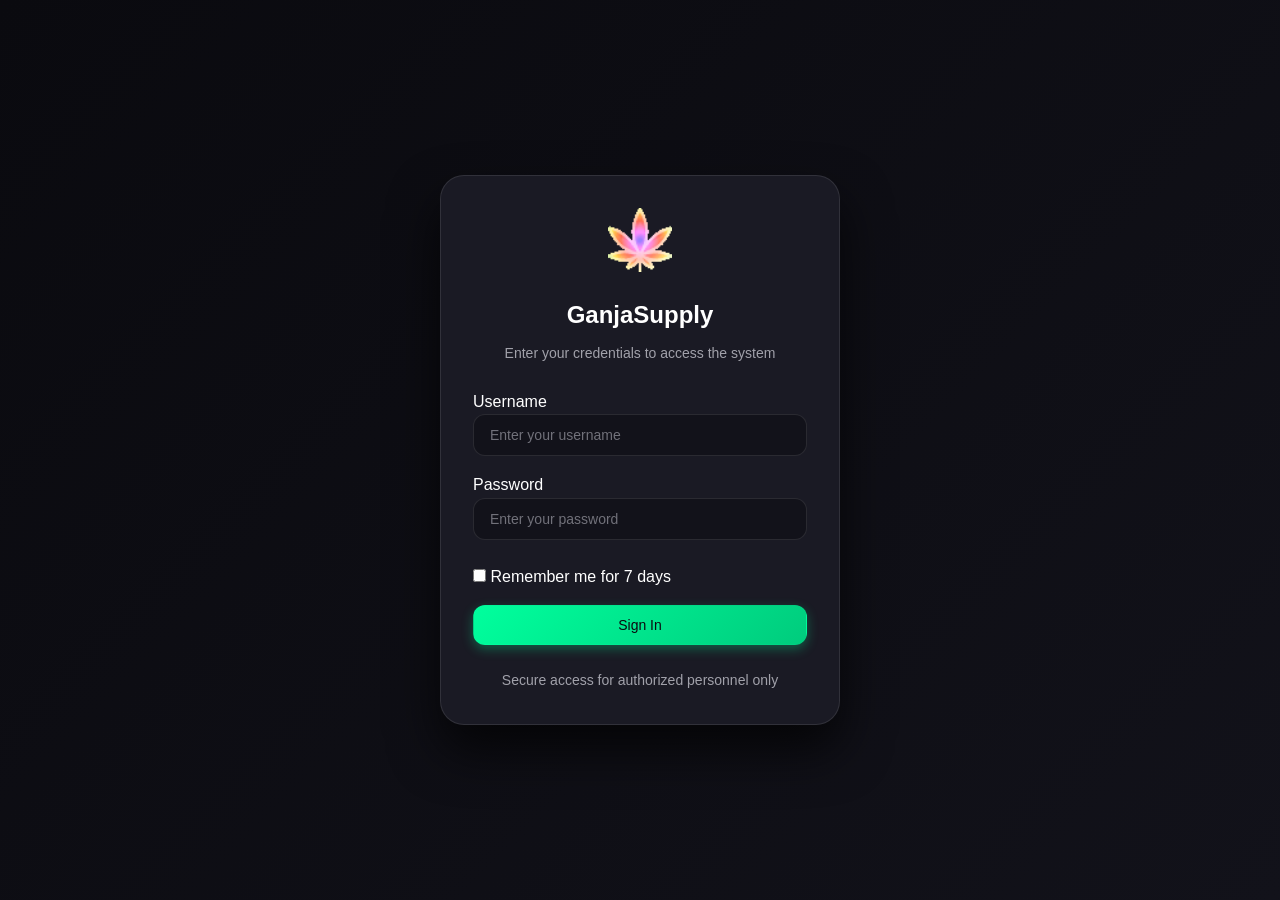
<file: pages/sign-in.html>
<!DOCTYPE html>
<html lang="en">
<head>
  <meta charset="UTF-8">
  <meta name="viewport" content="width=device-width, initial-scale=1.0">
  <meta name="description" content="GanjaSupply - Premium Supply Management">
  <title>Sign In - GanjaSupply</title>
  <link rel="stylesheet" href="../assets/css/design-system.css">
  <link rel="stylesheet" href="../assets/css/modern-layout.css">
  <link rel="stylesheet" href="../assets/css/modern-components.css">
</head>
<body>
  <div class="auth-container">
    <div class="auth-card">
      <div class="auth-header">
        <img src="../assets/weedlogo.gif" alt="GanjaSupply" class="auth-logo">
        <h1 class="auth-title">GanjaSupply</h1>
        <p class="auth-subtitle">Enter your credentials to access the system</p>
      </div>
      
      <form class="auth-form" id="signInForm">
        <div class="form-group">
          <label class="form-label" for="username">Username</label>
          <input 
            type="text" 
            id="username" 
            name="username" 
            class="input" 
            placeholder="Enter your username"
            required
            autocomplete="username"
          >
        </div>
        
        <div class="form-group">
          <label class="form-label" for="password">Password</label>
          <input 
            type="password" 
            id="password" 
            name="password" 
            class="input" 
            placeholder="Enter your password"
            required
            autocomplete="current-password"
          >
          <div id="passwordStrength" class="password-strength"></div>
        </div>
        
        <div class="form-group">
          <label class="checkbox-label">
            <input type="checkbox" id="rememberMe" name="rememberMe">
            <span>Remember me for 7 days</span>
          </label>
        </div>
        
        <div class="form-actions">
          <button type="submit" class="btn btn-primary btn-block" id="signInBtn">Sign In</button>
        </div>
      </form>
      
      <div class="auth-footer">
        <p>Secure access for authorized personnel only</p>
      </div>
    </div>
  </div>
  
  <div class="toast-container" id="toastContainer"></div>
  
  <div class="modal modal-sm" id="sessionWarningModal">
    <div class="modal-backdrop"></div>
    <div class="modal-content">
      <div class="modal-header">
        <h3 class="modal-title">Session Expiring</h3>
      </div>
      <div class="modal-body">
        <p>Your session will expire in 5 minutes. Would you like to extend it?</p>
      </div>
      <div class="modal-footer">
        <button class="btn btn-secondary" id="logoutBtn">Sign Out</button>
        <button class="btn btn-primary" id="extendSessionBtn">Extend Session</button>
      </div>
    </div>
  </div>
  
  <script src="../assets/js/auth.js"></script>
  <script>
    const form = document.getElementById('signInForm');
    const toastContainer = document.getElementById('toastContainer');
    const passwordInput = document.getElementById('password');
    const passwordStrength = document.getElementById('passwordStrength');
    const signInBtn = document.getElementById('signInBtn');
    const sessionWarningModal = document.getElementById('sessionWarningModal');
    const extendSessionBtn = document.getElementById('extendSessionBtn');
    const logoutBtn = document.getElementById('logoutBtn');
    
    function showToast(message, type = 'success') {
      const toast = document.createElement('div');
      toast.className = `toast toast-${type}`;
      
      const icon = type === 'success' ? '✓' : type === 'error' ? '✕' : '⚠';
      
      toast.innerHTML = `
        <div class="toast-icon">${icon}</div>
        <div class="toast-content">
          <div class="toast-title">${type.charAt(0).toUpperCase() + type.slice(1)}</div>
          <div class="toast-message">${message}</div>
        </div>
        <button class="toast-close">✕</button>
      `;
      
      toastContainer.appendChild(toast);
      
      setTimeout(() => toast.classList.add('show'), 10);
      
      const closeBtn = toast.querySelector('.toast-close');
      closeBtn.addEventListener('click', () => {
        toast.classList.remove('show');
        setTimeout(() => toast.remove(), 300);
      });
      
      setTimeout(() => {
        toast.classList.remove('show');
        setTimeout(() => toast.remove(), 300);
      }, 5000);
    }
    
    passwordInput.addEventListener('input', () => {
      const password = passwordInput.value;
      const result = auth.validate_password_strength(password);
      
      if (password.length === 0) {
        passwordStrength.innerHTML = '';
        return;
      }
      
      const strengthColors = ['weak', 'fair', 'good', 'strong', 'very-strong'];
      const strengthLabels = ['Weak', 'Fair', 'Good', 'Strong', 'Very Strong'];
      
      passwordStrength.innerHTML = `
        <div class="strength-meter">
          <div class="strength-bar strength-${strengthColors[result.score - 1]}" style="width: ${(result.score / 5) * 100}%"></div>
        </div>
        <div class="strength-label">${strengthLabels[result.score - 1]}</div>
        ${result.feedback.length > 0 ? `<div class="strength-feedback">${result.feedback.join('<br>')}</div>` : ''}
      `;
    });
    
    form.addEventListener('submit', async (e) => {
      e.preventDefault();
      
      const username = form.username.value;
      const password = form.password.value;
      const rememberMe = form.rememberMe.checked;
      
      signInBtn.disabled = true;
      signInBtn.textContent = 'Signing in...';
      
      await auth.init();
      
      if (auth.authenticate(username, password, rememberMe)) {
        showToast('Authentication successful', 'success');
        setTimeout(() => {
          window.location.href = 'dashboard.html';
        }, 500);
      } else {
        showToast('Invalid credentials', 'error');
        form.password.value = '';
        passwordStrength.innerHTML = '';
      }
      
      signInBtn.disabled = false;
      signInBtn.textContent = 'Sign In';
    });
    
    // Session warning handling
    window.addEventListener('sessionWarning', (e) => {
      sessionWarningModal.classList.add('active');
    });
    
    extendSessionBtn.addEventListener('click', () => {
      auth.refresh_session();
      sessionWarningModal.classList.remove('active');
      showToast('Session extended', 'success');
    });
    
    logoutBtn.addEventListener('click', () => {
      sessionWarningModal.classList.remove('active');
      auth.logout();
    });
  </script>
</body>
</html>
</file>
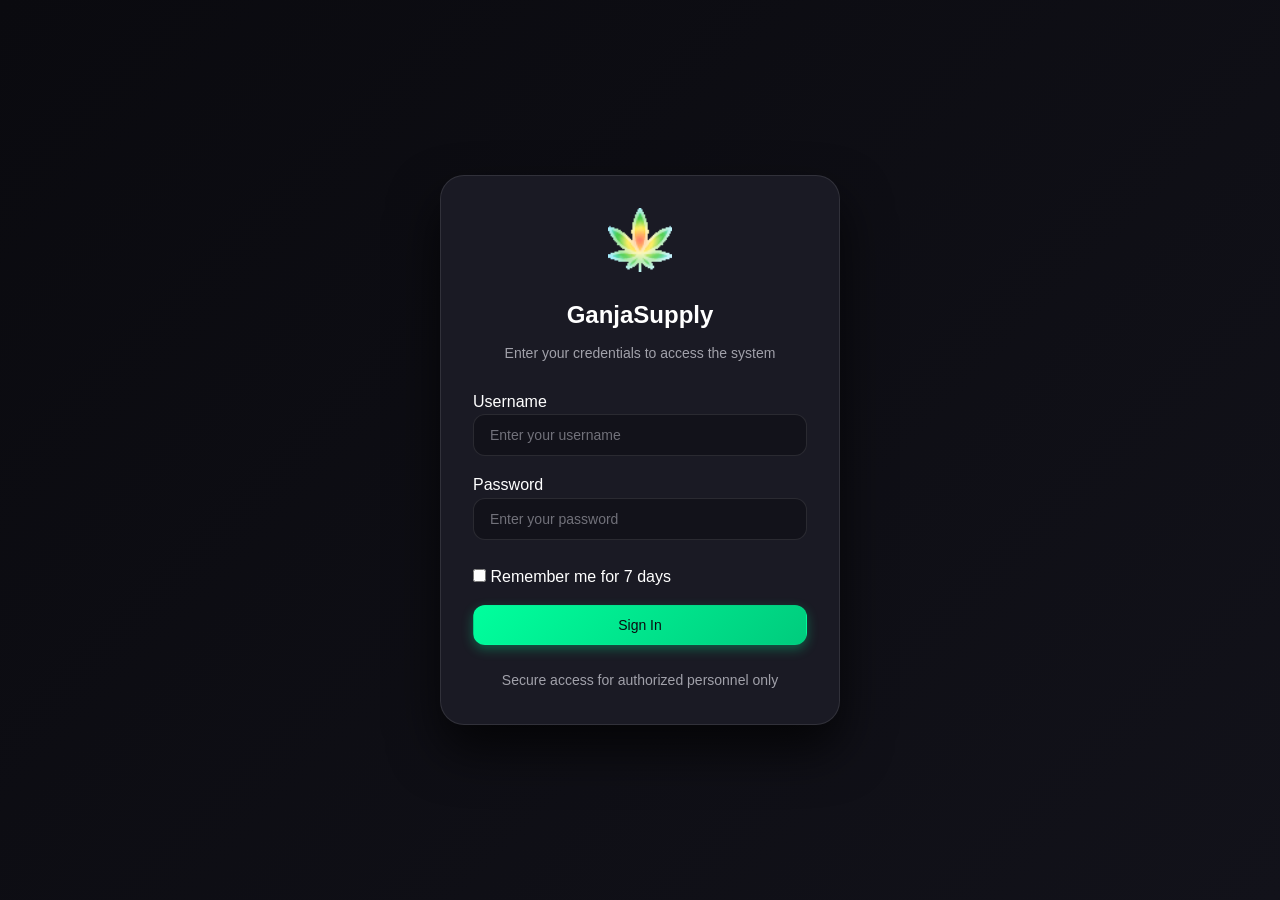
<file: pages/suppliers.html>
<!DOCTYPE html>
<html lang="en">
<head>
  <meta charset="UTF-8">
  <meta name="viewport" content="width=device-width, initial-scale=1.0">
  <meta name="description" content="GanjaSupply - Premium Supply Management">
  <title>Suppliers - GanjaSupply</title>
  <link rel="stylesheet" href="../assets/css/design-system.css">
  <link rel="stylesheet" href="../assets/css/modern-layout.css">
  <link rel="stylesheet" href="../assets/css/modern-components.css">
</head>
<body>
  <div class="app">
    <div class="sidebar-overlay" id="sidebarOverlay"></div>
    <aside class="sidebar" id="sidebar">
      <div class="sidebar-header">
        <div class="sidebar-logo">
          <img src="../assets/weedlogo.gif" alt="GanjaSupply" class="sidebar-logo-image">
          <span class="sidebar-logo-text">GanjaSupply</span>
        </div>
        <span class="sidebar-subtitle">Supply Management</span>
      </div>
      
      <nav class="sidebar-nav">
        <a href="dashboard.html" class="nav-link">
          <div class="nav-link-icon">📊</div>
          <span>Dashboard</span>
        </a>
        <a href="inventory.html" class="nav-link">
          <div class="nav-link-icon">📦</div>
          <span>Inventory</span>
        </a>
        <a href="orders.html" class="nav-link">
          <div class="nav-link-icon">🛒</div>
          <span>Orders</span>
        </a>
        <a href="suppliers.html" class="nav-link active">
          <div class="nav-link-icon">🤝</div>
          <span>Suppliers</span>
        </a>
        <a href="users.html" class="nav-link">
          <div class="nav-link-icon">👥</div>
          <span>Users</span>
        </a>
        <a href="settings.html" class="nav-link">
          <div class="nav-link-icon">⚙️</div>
          <span>Settings</span>
        </a>
      </nav>
      
      <div class="sidebar-footer">
        <div class="flex items-center gap-3 p-3">
          <div class="w-10 h-10 rounded-full bg-gradient-to-br from-green-400 to-green-600 flex items-center justify-center text-white font-bold" id="userAvatar">G</div>
          <div class="flex-1">
            <div class="text-sm font-semibold text-primary" id="userName">Loading...</div>
            <div class="text-xs text-tertiary" id="userRole">Loading...</div>
          </div>
        </div>
        <button class="nav-link" id="logoutBtn">
          <div class="nav-link-icon">🚪</div>
          <span>Sign Out</span>
        </button>
      </div>
    </aside>
    
    <main class="main">
      <header class="header">
        <div class="header-left">
          <button class="mobile-menu-btn" id="mobileMenuBtn">
            <span></span>
            <span></span>
            <span></span>
          </button>
          <div>
            <h1 class="page-title">Suppliers</h1>
            <p class="page-subtitle">Manage supplier relationships and contacts</p>
          </div>
        </div>
        <div class="header-right">
          <div class="text-sm text-secondary font-mono" id="currentTime"></div>
          <button class="btn btn-primary" id="addSupplierBtn">Add Supplier</button>
        </div>
      </header>
      
      <div class="content">
        <div class="content-panel">
          <div class="panel-header">
            <h2 class="panel-title">Supplier Directory</h2>
            <div class="panel-actions">
              <input type="text" class="input" placeholder="Search suppliers..." id="searchInput" style="width: 200px;">
              <select class="input select" id="filterType" style="width: 150px;">
                <option value="">All Types</option>
                <option value="Local">Local</option>
                <option value="Online">Online</option>
                <option value="Connection">Connection</option>
              </select>
              <select class="input select" id="filterRating" style="width: 150px;">
                <option value="">All Ratings</option>
                <option value="5">5 Stars</option>
                <option value="4">4+ Stars</option>
                <option value="3">3+ Stars</option>
                <option value="2">2+ Stars</option>
                <option value="1">1+ Stars</option>
              </select>
            </div>
          </div>
          <div class="panel-body">
            <div class="table-container">
              <table class="table">
                <thead>
                  <tr>
                    <th>Name</th>
                    <th>Type</th>
                    <th>Quantities/Prices</th>
                    <th>Product Rating</th>
                    <th>Overall Rating</th>
                    <th>Comments</th>
                    <th>Actions</th>
                  </tr>
                </thead>
                <tbody id="suppliersBody">
                  <tr>
                    <td colspan="7" class="text-center text-tertiary">Loading suppliers...</td>
                  </tr>
                </tbody>
              </table>
            </div>
          </div>
        </div>
      </div>
    </main>
  </div>
  
  <div class="modal modal-md" id="addSupplierModal">
    <div class="modal-backdrop" id="modalBackdrop"></div>
    <div class="modal-content">
      <div class="modal-header">
        <h3 class="modal-title">Add Supplier</h3>
        <button class="modal-close" id="cancelSupplierBtn">✕</button>
      </div>
      <div class="modal-body">
        <form id="addSupplierForm">
          <div class="form-group" style="margin-bottom: var(--space-4);">
            <label class="form-label">Name</label>
            <input type="text" class="input" name="name" required>
          </div>
          
          <div class="form-group" style="margin-bottom: var(--space-4);">
            <label class="form-label">Type</label>
            <select class="input select" name="type" required>
              <option value="">Select type...</option>
              <option value="Local">Local</option>
              <option value="Online">Online</option>
              <option value="Connection">Connection</option>
            </select>
          </div>
          
          <div class="form-group" style="margin-bottom: var(--space-4);">
            <label class="form-label">Quantities Available / Prices</label>
            <textarea class="input" name="quantities" rows="3" placeholder="e.g., 1g: $10, 3.5g: $30, 7g: $55"></textarea>
          </div>
          
          <div class="form-group" style="margin-bottom: var(--space-4);">
            <label class="form-label">Product Quality Rating</label>
            <div class="star-rating" id="productStarRating">
              <span class="star star-empty" data-rating="1">★</span>
              <span class="star star-empty" data-rating="2">★</span>
              <span class="star star-empty" data-rating="3">★</span>
              <span class="star star-empty" data-rating="4">★</span>
              <span class="star star-empty" data-rating="5">★</span>
            </div>
            <input type="hidden" name="product_rating" id="productRatingValue" value="0">
          </div>
          
          <div class="form-group" style="margin-bottom: var(--space-4);">
            <label class="form-label">Overall Rating</label>
            <div class="star-rating" id="overallStarRating">
              <span class="star star-empty" data-rating="1">★</span>
              <span class="star star-empty" data-rating="2">★</span>
              <span class="star star-empty" data-rating="3">★</span>
              <span class="star star-empty" data-rating="4">★</span>
              <span class="star star-empty" data-rating="5">★</span>
            </div>
            <input type="hidden" name="overall_rating" id="overallRatingValue" value="0">
          </div>
          
          <div class="form-group" style="margin-bottom: var(--space-4);">
            <label class="form-label">Comments</label>
            <textarea class="input" name="comments" rows="3" placeholder="Add any notes about this supplier"></textarea>
          </div>
        </form>
      </div>
      <div class="modal-footer">
        <button class="btn btn-secondary" id="cancelSupplierBtn2">Cancel</button>
        <button class="btn btn-primary" id="saveSupplierBtn">Add Supplier</button>
      </div>
    </div>
  </div>
  
  <div class="toast-container" id="toastContainer"></div>
  
  <script src="../assets/js/auth.js"></script>
  <script src="../assets/js/enhanced_data_manager.js"></script>
  <script>
    const userAvatar = document.getElementById('userAvatar');
    const userName = document.getElementById('userName');
    const userRole = document.getElementById('userRole');
    const logoutBtn = document.getElementById('logoutBtn');
    const toastContainer = document.getElementById('toastContainer');
    const addSupplierBtn = document.getElementById('addSupplierBtn');
    const addSupplierModal = document.getElementById('addSupplierModal');
    const modalBackdrop = document.getElementById('modalBackdrop');
    const cancelSupplierBtn = document.getElementById('cancelSupplierBtn');
    const cancelSupplierBtn2 = document.getElementById('cancelSupplierBtn2');
    const saveSupplierBtn = document.getElementById('saveSupplierBtn');
    const addSupplierForm = document.getElementById('addSupplierForm');
    const suppliersBody = document.getElementById('suppliersBody');
    const productStarRating = document.getElementById('productStarRating');
    const overallStarRating = document.getElementById('overallStarRating');
    const productRatingValue = document.getElementById('productRatingValue');
    const overallRatingValue = document.getElementById('overallRatingValue');
    const searchInput = document.getElementById('searchInput');
    const filterType = document.getElementById('filterType');
    const filterRating = document.getElementById('filterRating');
    const mobileMenuBtn = document.getElementById('mobileMenuBtn');
    const sidebar = document.getElementById('sidebar');
    const sidebarOverlay = document.getElementById('sidebarOverlay');
    
    let selected_product_rating = 0;
    let selected_overall_rating = 0;
    
    function toggle_sidebar() {
      sidebar.classList.toggle('active');
      sidebarOverlay.classList.toggle('active');
      mobileMenuBtn.classList.toggle('active');
    }
    
    mobileMenuBtn.addEventListener('click', toggle_sidebar);
    sidebarOverlay.addEventListener('click', toggle_sidebar);
    
    function showToast(message, type = 'success') {
      const toast = document.createElement('div');
      toast.className = `toast toast-${type}`;
      
      const icon = type === 'success' ? '✓' : type === 'error' ? '✕' : '⚠';
      
      toast.innerHTML = `
        <div class="toast-icon">${icon}</div>
        <div class="toast-content">
          <div class="toast-title">${type.charAt(0).toUpperCase() + type.slice(1)}</div>
          <div class="toast-message">${message}</div>
        </div>
        <button class="toast-close">✕</button>
      `;
      
      toastContainer.appendChild(toast);
      
      setTimeout(() => toast.classList.add('show'), 10);
      
      const closeBtn = toast.querySelector('.toast-close');
      closeBtn.addEventListener('click', () => {
        toast.classList.remove('show');
        setTimeout(() => toast.remove(), 300);
      });
      
      setTimeout(() => {
        toast.classList.remove('show');
        setTimeout(() => toast.remove(), 300);
      }, 5000);
    }
    
    function update_current_time() {
      const now = new Date();
      const time_string = now.toLocaleString();
      document.getElementById('currentTime').textContent = time_string;
    }
    
    setInterval(update_current_time, 1000);
    update_current_time();
    
    function render_star_rating(rating) {
      let stars_html = '';
      for (let i = 1; i <= 5; i++) {
        if (i <= rating) {
          stars_html += `<span class="star star-${i}">★</span>`;
        } else {
          stars_html += `<span class="star star-empty">★</span>`;
        }
      }
      return stars_html;
    }
    
    function handle_star_click(rating, container, value_input) {
      const stars = container.querySelectorAll('.star');
      stars.forEach((star, index) => {
        star.classList.remove('star-empty', 'star-1', 'star-2', 'star-3', 'star-4', 'star-5');
        if (index < rating) {
          star.classList.add(`star-${index + 1}`);
        } else {
          star.classList.add('star-empty');
        }
      });
      value_input.value = rating;
    }
    
    productStarRating.querySelectorAll('.star').forEach(star => {
      star.addEventListener('click', () => {
        const rating = parseInt(star.dataset.rating);
        selected_product_rating = rating;
        handle_star_click(rating, productStarRating, productRatingValue);
      });
    });
    
    overallStarRating.querySelectorAll('.star').forEach(star => {
      star.addEventListener('click', () => {
        const rating = parseInt(star.dataset.rating);
        selected_overall_rating = rating;
        handle_star_click(rating, overallStarRating, overallRatingValue);
      });
    });
    
    async function load_suppliers() {
      try {
        let suppliers = enhanced_data_manager_instance.get_suppliers();
        
        // Apply search filter
        if (searchInput.value) {
          const search = searchInput.value.toLowerCase();
          suppliers = suppliers.filter(supplier => 
            supplier.name?.toLowerCase().includes(search) ||
            supplier.comments?.toLowerCase().includes(search)
          );
        }
        
        // Apply type filter
        if (filterType.value) {
          suppliers = suppliers.filter(supplier => supplier.type === filterType.value);
        }
        
        // Apply rating filter
        if (filterRating.value) {
          const minRating = parseInt(filterRating.value);
          suppliers = suppliers.filter(supplier => 
            (supplier.overall_rating || 0) >= minRating
          );
        }
        
        if (suppliers.length === 0) {
          suppliersBody.innerHTML = '<tr><td colspan="7" class="text-center text-tertiary">No suppliers found</td></tr>';
          return;
        }
        
        suppliersBody.innerHTML = suppliers.map(supplier => `
          <tr>
            <td>${supplier.name}</td>
            <td><span class="badge badge-${supplier.type.toLowerCase()}">${supplier.type}</span></td>
            <td class="text-sm text-secondary">${supplier.quantities || '-'}</td>
            <td>${render_star_rating(supplier.product_rating || 0)}</td>
            <td>${render_star_rating(supplier.overall_rating || 0)}</td>
            <td class="text-sm text-secondary">${supplier.comments || '-'}</td>
            <td>
              <button class="btn btn-danger btn-sm" onclick="delete_supplier('${supplier.id}')">Delete</button>
            </td>
          </tr>
        `).join('');
      } catch (error) {
        showToast('Failed to load suppliers', 'error');
        console.error('Error loading suppliers:', error);
      }
    }
    
    async function delete_supplier(supplier_id) {
      if (confirm('Are you sure you want to delete this supplier?')) {
        const result = enhanced_data_manager_instance.delete_supplier(supplier_id);
        if (result.success) {
          showToast('Supplier deleted successfully', 'success');
          await load_suppliers();
        } else {
          showToast(result.error, 'error');
        }
      }
    }
    
    function open_modal() {
      addSupplierModal.classList.add('active');
    }
    
    function close_modal() {
      addSupplierModal.classList.remove('active');
      addSupplierForm.reset();
      selected_product_rating = 0;
      selected_overall_rating = 0;
      productStarRating.querySelectorAll('.star').forEach(star => {
        star.classList.remove('star-1', 'star-2', 'star-3', 'star-4', 'star-5');
        star.classList.add('star-empty');
      });
      overallStarRating.querySelectorAll('.star').forEach(star => {
        star.classList.remove('star-1', 'star-2', 'star-3', 'star-4', 'star-5');
        star.classList.add('star-empty');
      });
    }
    
    addSupplierBtn.addEventListener('click', open_modal);
    cancelSupplierBtn.addEventListener('click', close_modal);
    cancelSupplierBtn2.addEventListener('click', close_modal);
    modalBackdrop.addEventListener('click', close_modal);
    
    saveSupplierBtn.addEventListener('click', async () => {
      const formData = new FormData(addSupplierForm);
      const supplier_data = {
        name: formData.get('name'),
        type: formData.get('type'),
        quantities: formData.get('quantities'),
        product_rating: selected_product_rating,
        overall_rating: selected_overall_rating,
        comments: formData.get('comments')
      };
      
      if (supplier_data.product_rating === 0) {
        showToast('Please select a product quality rating', 'error');
        return;
      }
      
      if (supplier_data.overall_rating === 0) {
        showToast('Please select an overall rating', 'error');
        return;
      }
      
      const result = enhanced_data_manager_instance.add_supplier(supplier_data);
      
      if (result.success) {
        showToast('Supplier added successfully', 'success');
        close_modal();
        await load_suppliers();
      } else {
        showToast(result.error, 'error');
      }
    });
    
    searchInput.addEventListener('input', load_suppliers);
    filterType.addEventListener('change', load_suppliers);
    filterRating.addEventListener('change', load_suppliers);
    
    async function load_user_info() {
      try {
        await auth.init();
        
        if (!auth.is_authenticated()) {
          window.location.href = 'sign-in.html';
          return;
        }
        
        const user = auth.get_current_user();
        userName.textContent = user.username;
        userRole.textContent = user.role;
        userAvatar.textContent = user.username.charAt(0).toUpperCase();
        
        await load_suppliers();
      } catch (error) {
        showToast('Failed to load user information', 'error');
        console.error('Error loading user info:', error);
      }
    }
    
    logoutBtn.addEventListener('click', () => {
      auth.logout();
    });
    
    load_user_info();
  </script>
</body>
</html>
</file>
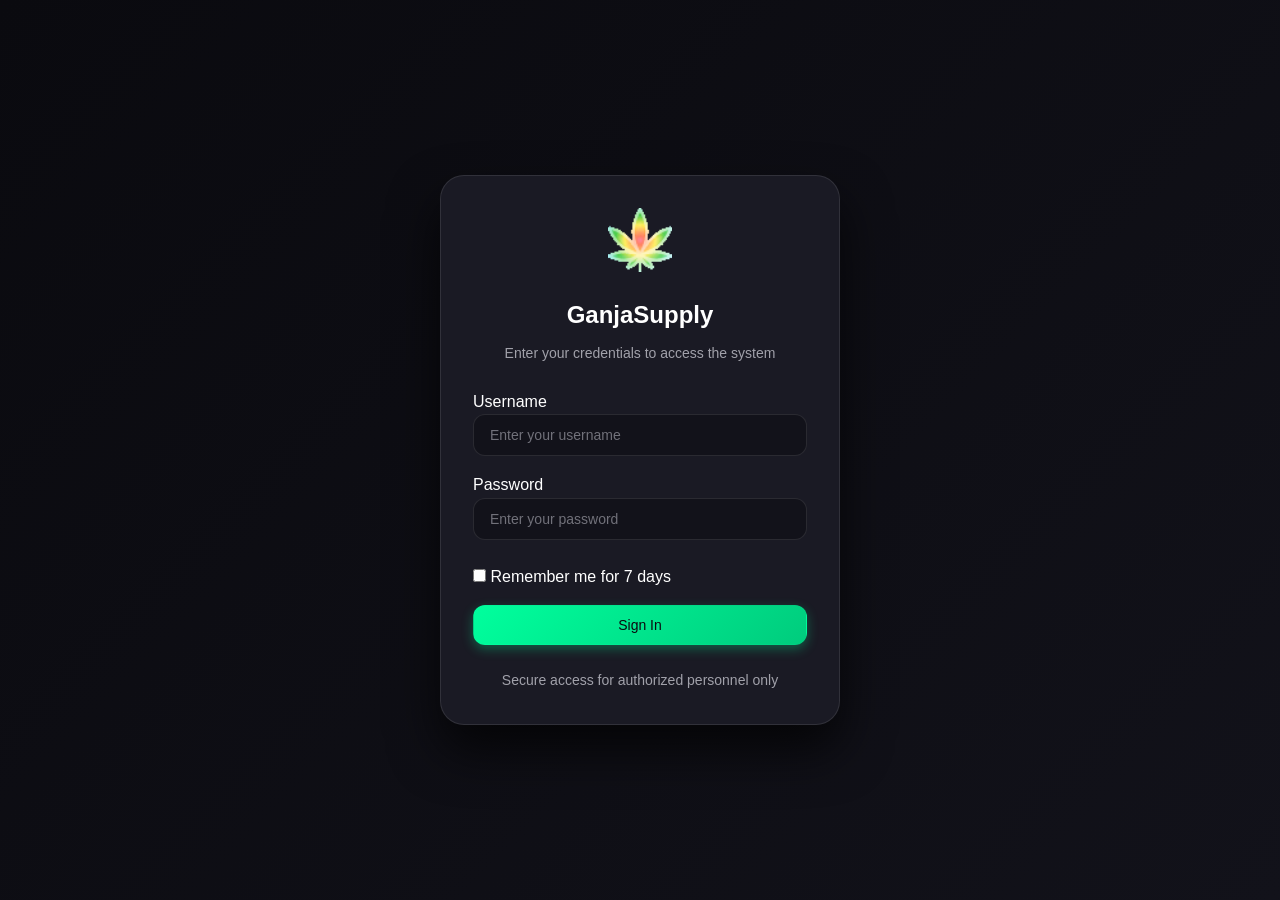
<file: pages/users.html>
<!DOCTYPE html>
<html lang="en">
<head>
  <meta charset="UTF-8">
  <meta name="viewport" content="width=device-width, initial-scale=1.0">
  <meta name="description" content="GanjaSupply - Premium Supply Management">
  <title>Users - GanjaSupply</title>
  <link rel="stylesheet" href="../assets/css/main.css">
</head>
<body>
  <div class="app-container">
    <div class="sidebar-overlay" id="sidebarOverlay"></div>
    <aside class="sidebar" id="sidebar">
      <div class="sidebar-header">
        <div class="logo-container">
          <img src="../assets/weedlogo.gif" alt="GanjaSupply" class="logo-image">
          <div class="logo">GanjaSupply</div>
        </div>
        <div class="logo-subtitle">Supply Management</div>
      </div>
      
      <nav class="sidebar-nav">
        <a href="dashboard.html" class="nav-link">
          <span>Dashboard</span>
        </a>
        <a href="inventory.html" class="nav-link">
          <span>Inventory</span>
        </a>
        <a href="orders.html" class="nav-link">
          <span>Orders</span>
        </a>
        <a href="suppliers.html" class="nav-link">
          <span>Suppliers</span>
        </a>
        <a href="users.html" class="nav-link active">
          <span>Users</span>
        </a>
        <a href="settings.html" class="nav-link">
          <span>Settings</span>
        </a>
      </nav>
      
      <div class="sidebar-footer">
        <div class="user-profile">
          <div class="user-avatar" id="userAvatar">G</div>
          <div class="user-info">
            <div class="user-name" id="userName">Loading...</div>
            <div class="user-role" id="userRole">Loading...</div>
          </div>
        </div>
        <button class="nav-link" id="logoutBtn" style="margin-top: 1rem; width: 100%;">
          <span>Sign Out</span>
        </button>
      </div>
    </aside>
    
    <main class="main-content">
      <header class="header">
        <div style="display: flex; align-items: center; gap: var(--spacing-md);">
          <button class="mobile-menu-btn" id="mobileMenuBtn">
            <span></span>
            <span></span>
            <span></span>
          </button>
          <div>
            <h1 class="page-title">Users</h1>
            <p class="page-subtitle">Owner login history</p>
          </div>
        </div>
        <div class="header-actions">
          <div class="current-time" id="currentTime"></div>
        </div>
      </header>
      
      <div class="glass-panel" style="padding: 2rem;">
        <div class="table-container">
          <table class="data-table">
            <thead>
              <tr>
                <th>Username</th>
                <th>Role</th>
                <th>Last Login</th>
              </tr>
            </thead>
            <tbody id="usersBody">
              <tr>
                <td colspan="3" style="text-align: center; color: var(--text-muted);">Loading...</td>
              </tr>
            </tbody>
          </table>
        </div>
      </div>
    </main>
  </div>
  
  <div class="toast" id="toast"></div>
  
  <script src="../assets/js/auth.js"></script>
  <script src="../assets/js/data_manager.js"></script>
  <script>
    const userAvatar = document.getElementById('userAvatar');
    const userName = document.getElementById('userName');
    const userRole = document.getElementById('userRole');
    const logoutBtn = document.getElementById('logoutBtn');
    const toast = document.getElementById('toast');
    const usersBody = document.getElementById('usersBody');
    const mobileMenuBtn = document.getElementById('mobileMenuBtn');
    const sidebar = document.getElementById('sidebar');
    const sidebarOverlay = document.getElementById('sidebarOverlay');
    
    function toggle_sidebar() {
      sidebar.classList.toggle('open');
      sidebarOverlay.classList.toggle('active');
      mobileMenuBtn.classList.toggle('active');
    }
    
    mobileMenuBtn.addEventListener('click', toggle_sidebar);
    sidebarOverlay.addEventListener('click', toggle_sidebar);
    
    function show_toast(message, type = 'success') {
      toast.textContent = message;
      toast.className = `toast toast-${type} active`;
      
      setTimeout(() => {
        toast.classList.remove('active');
      }, 3000);
    }
    
    function format_date(date_string) {
      if (!date_string) return 'Never';
      const date = new Date(date_string);
      return date.toLocaleString();
    }
    
    function update_current_time() {
      const now = new Date();
      const time_string = now.toLocaleString();
      document.getElementById('currentTime').textContent = time_string;
    }
    
    setInterval(update_current_time, 1000);
    update_current_time();
    
    async function load_users() {
      await auth.init();
      await data_manager_instance.init();
      
      const user_database = auth.user_database;
      const login_history = data_manager_instance.get_login_history();
      
      if (!user_database || !user_database.users) {
        usersBody.innerHTML = '<tr><td colspan="3" style="text-align: center; color: var(--text-muted);">No users found</td></tr>';
        return;
      }
      
      const owner_users = user_database.users.filter(user => user.role === 'owner');
      
      if (owner_users.length === 0) {
        usersBody.innerHTML = '<tr><td colspan="3" style="text-align: center; color: var(--text-muted);">No owner accounts found</td></tr>';
        return;
      }
      
      usersBody.innerHTML = owner_users.map(user => {
        const user_logins = login_history.filter(login => login.username === user.username);
        const last_login = user_logins.length > 0 
          ? user_logins.sort((a, b) => new Date(b.timestamp) - new Date(a.timestamp))[0].timestamp 
          : null;
        
        return `
          <tr>
            <td>${user.username}</td>
            <td><span class="badge badge-${user.role}">${user.role}</span></td>
            <td>${format_date(last_login)}</td>
          </tr>
        `;
      }).join('');
    }
    
    async function load_user_info() {
      await auth.init();
      
      if (!auth.is_authenticated()) {
        window.location.href = 'sign-in.html';
        return;
      }
      
      const user = auth.get_current_user();
      userName.textContent = user.username;
      userRole.textContent = user.role;
      userAvatar.textContent = user.username.charAt(0).toUpperCase();
      
      await load_users();
    }
    
    logoutBtn.addEventListener('click', () => {
      auth.logout();
    });
    
    load_user_info();
  </script>
</body>
</html>
</file>
<file: assets/css/main.css>
@import url('https://fonts.googleapis.com/css2?family=Inter:wght@400;500;600;700&family=Playfair+Display:wght@600;700&family=JetBrains+Mono:wght@400;500&display=swap');

@import './variables.css';
@import './reset.css';
@import './components.css';
@import './animations.css';
@import './star-rating.css';

body {
  background: var(--gradient-forest);
  min-height: 100vh;
}

.app-container {
  display: flex;
  min-height: 100vh;
}

.sidebar {
  width: 280px;
  background: linear-gradient(180deg, var(--forest-deep) 0%, var(--dark-bg) 100%);
  backdrop-filter: blur(20px);
  border-right: 1px solid var(--glass-border);
  padding: var(--spacing-xl);
  display: flex;
  flex-direction: column;
  position: fixed;
  height: 100vh;
  z-index: var(--z-fixed);
  box-shadow: 4px 0 24px rgba(0, 0, 0, 0.3);
  transition: transform var(--transition-normal);
}

.sidebar-overlay {
  position: fixed;
  inset: 0;
  background: rgba(0, 0, 0, 0.6);
  backdrop-filter: blur(4px);
  z-index: calc(var(--z-fixed) - 1);
  opacity: 0;
  visibility: hidden;
  transition: all var(--transition-normal);
}

.sidebar-overlay.active {
  opacity: 1;
  visibility: visible;
}

.sidebar-header {
  margin-bottom: var(--spacing-2xl);
  text-align: center;
  padding-bottom: var(--spacing-lg);
  border-bottom: 1px solid var(--glass-border);
}

.logo-container {
  display: flex;
  align-items: center;
  justify-content: center;
  gap: var(--spacing-md);
  margin-bottom: var(--spacing-sm);
}

.logo-icon {
  width: 48px;
  height: 48px;
  background: var(--gradient-emerald);
  border-radius: var(--radius-lg);
  display: flex;
  align-items: center;
  justify-content: center;
  font-size: 1.5rem;
  box-shadow: var(--shadow-glow);
  animation: glow 3s ease-in-out infinite;
}

.logo-image {
  width: 48px;
  height: 48px;
  border-radius: var(--radius-lg);
  object-fit: contain;
  box-shadow: var(--shadow-glow);
  animation: glow 3s ease-in-out infinite;
}

.logo {
  font-family: var(--font-display);
  font-size: 1.75rem;
  font-weight: 700;
  color: var(--emerald-primary);
  letter-spacing: -0.025em;
  margin-bottom: var(--spacing-xs);
  text-shadow: 0 0 20px rgba(16, 185, 129, 0.3);
}

.logo-subtitle {
  font-size: 0.75rem;
  color: var(--text-muted);
  letter-spacing: 0.15em;
  text-transform: uppercase;
  font-weight: 600;
}

.sidebar-nav {
  flex: 1;
  display: flex;
  flex-direction: column;
  gap: var(--spacing-xs);
}

.sidebar-footer {
  padding-top: var(--spacing-lg);
  border-top: 1px solid var(--glass-border);
}

.user-profile {
  display: flex;
  align-items: center;
  gap: var(--spacing-md);
}

.user-avatar {
  width: 40px;
  height: 40px;
  border-radius: var(--radius-full);
  background: var(--gradient-emerald);
  display: flex;
  align-items: center;
  justify-content: center;
  font-weight: 600;
  font-size: 0.875rem;
}

.user-info {
  flex: 1;
}

.user-name {
  font-weight: 600;
  color: var(--text-primary);
}

.user-role {
  font-size: 0.75rem;
  color: var(--text-muted);
  text-transform: uppercase;
  letter-spacing: 0.025em;
}

.main-content {
  flex: 1;
  margin-left: 280px;
  padding: var(--spacing-2xl);
}

.header {
  display: flex;
  justify-content: space-between;
  align-items: center;
  margin-bottom: var(--spacing-2xl);
}

.current-time {
  font-family: var(--font-mono);
  font-size: 0.875rem;
  color: var(--emerald-light);
  background: var(--smoke-medium);
  padding: 0.5rem 1rem;
  border-radius: var(--radius-md);
  border: 1px solid var(--glass-border);
}

.mobile-menu-btn {
  display: none;
  flex-direction: column;
  gap: 0.375rem;
  padding: 0.5rem;
  background: var(--dark-surface);
  border: 1px solid var(--border-color);
  border-radius: var(--radius-md);
  cursor: pointer;
  transition: all var(--transition-normal);
}

.mobile-menu-btn span {
  width: 24px;
  height: 2px;
  background: var(--emerald-primary);
  border-radius: var(--radius-full);
  transition: all var(--transition-normal);
}

.mobile-menu-btn:hover {
  border-color: var(--emerald-primary);
  box-shadow: var(--shadow-glow);
}

.mobile-menu-btn.active span:nth-child(1) {
  transform: rotate(45deg) translate(6px, 6px);
}

.mobile-menu-btn.active span:nth-child(2) {
  opacity: 0;
}

.mobile-menu-btn.active span:nth-child(3) {
  transform: rotate(-45deg) translate(6px, -6px);
}

.page-title {
  font-family: var(--font-display);
  font-size: 2rem;
  font-weight: 700;
  color: var(--text-primary);
  letter-spacing: -0.025em;
}

.page-subtitle {
  font-size: 0.875rem;
  color: var(--text-muted);
  margin-top: var(--spacing-xs);
}

.header-actions {
  display: flex;
  gap: var(--spacing-md);
}

.content-grid {
  display: grid;
  grid-template-columns: repeat(auto-fit, minmax(300px, 1fr));
  gap: var(--spacing-lg);
  margin-bottom: var(--spacing-2xl);
}

.stat-card {
  padding: var(--spacing-xl);
}

.stat-label {
  font-size: 0.75rem;
  color: var(--text-muted);
  text-transform: uppercase;
  letter-spacing: 0.1em;
  margin-bottom: var(--spacing-sm);
}

.stat-value {
  font-size: 2rem;
  font-weight: 700;
  color: var(--text-primary);
  margin-bottom: var(--spacing-xs);
}

.stat-change {
  font-size: 0.875rem;
  color: var(--emerald-light);
}

.auth-container {
  min-height: 100vh;
  display: flex;
  align-items: center;
  justify-content: center;
  background: var(--gradient-forest);
  padding: var(--spacing-lg);
}

.auth-card {
  width: 100%;
  max-width: 420px;
  padding: var(--spacing-2xl);
}

.auth-header {
  text-align: center;
  margin-bottom: var(--spacing-2xl);
}

.auth-title {
  font-family: var(--font-display);
  font-size: 2rem;
  font-weight: 700;
  color: var(--text-primary);
  margin-bottom: var(--spacing-sm);
}

.auth-subtitle {
  color: var(--text-muted);
  font-size: 0.875rem;
}

.auth-form {
  display: flex;
  flex-direction: column;
  gap: var(--spacing-lg);
}

.form-group {
  display: flex;
  flex-direction: column;
  gap: 0.5rem;
}

.form-label {
  font-size: 0.875rem;
  font-weight: 600;
  color: var(--text-secondary);
  letter-spacing: 0.025em;
}

.form-actions {
  display: flex;
  flex-direction: column;
  gap: var(--spacing-md);
  margin-top: var(--spacing-lg);
}

.auth-footer {
  text-align: center;
  margin-top: var(--spacing-xl);
  padding-top: var(--spacing-lg);
  border-top: 1px solid var(--glass-border);
  color: var(--text-muted);
  font-size: 0.875rem;
}

@media (max-width: 1024px) {
  .sidebar {
    width: 240px;
  }

  .main-content {
    margin-left: 240px;
  }
}

@media (max-width: 768px) {
  .sidebar {
    transform: translateX(-100%);
    transition: transform var(--transition-normal);
  }

  .sidebar.open {
    transform: translateX(0);
  }

  .main-content {
    margin-left: 0;
    padding: var(--spacing-lg);
  }

  .page-title {
    font-size: 1.5rem;
  }

  .content-grid {
    grid-template-columns: 1fr;
  }
}

@media (max-width: 480px) {
  .auth-card {
    padding: var(--spacing-xl);
  }

  .btn-primary,
  .btn-secondary {
    padding: var(--spacing-md) var(--spacing-lg);
  }
}
</file>
<file: assets/css/docs.css>
@import url('https://fonts.googleapis.com/css2?family=Inter:wght@400;500;600;700&family=Playfair+Display:wght@600;700&family=JetBrains+Mono:wght@400;500&display=swap');

:root {
  --docs-bg: #ffffff;
  --docs-surface: #f8fafc;
  --docs-text: #1e293b;
  --docs-text-muted: #64748b;
  --docs-border: #e2e8f0;
  --docs-accent: #10b981;
  --docs-accent-light: #d1fae5;
  --docs-shadow: rgba(0, 0, 0, 0.1);
  
  --docs-font-sans: 'Inter', -apple-system, BlinkMacSystemFont, 'Segoe UI', Roboto, sans-serif;
  --docs-font-serif: 'Playfair Display', Georgia, serif;
  --docs-font-mono: 'JetBrains Mono', monospace;
  
  --docs-spacing-sm: 0.5rem;
  --docs-spacing-md: 1rem;
  --docs-spacing-lg: 1.5rem;
  --docs-spacing-xl: 2rem;
  --docs-spacing-2xl: 3rem;
  --docs-spacing-3xl: 4rem;
}

* {
  box-sizing: border-box;
  margin: 0;
  padding: 0;
}

body {
  font-family: var(--docs-font-sans);
  line-height: 1.7;
  color: var(--docs-text);
  background: var(--docs-bg);
  -webkit-font-smoothing: antialiased;
  -moz-osx-font-smoothing: grayscale;
}

.docs-container {
  max-width: 1200px;
  margin: 0 auto;
  padding: var(--docs-spacing-2xl);
}

.docs-header {
  text-align: center;
  padding: var(--docs-spacing-3xl) 0;
  border-bottom: 2px solid var(--docs-border);
  margin-bottom: var(--docs-spacing-3xl);
}

.docs-logo {
  font-family: var(--docs-font-serif);
  font-size: 3rem;
  font-weight: 700;
  color: var(--docs-accent);
  margin-bottom: var(--docs-spacing-sm);
}

.docs-version {
  display: inline-block;
  background: var(--docs-accent-light);
  color: var(--docs-accent);
  padding: var(--docs-spacing-sm) var(--docs-spacing-md);
  border-radius: 9999px;
  font-size: 0.875rem;
  font-weight: 600;
  margin-bottom: var(--docs-spacing-md);
}

.docs-tagline {
  font-size: 1.25rem;
  color: var(--docs-text-muted);
  max-width: 600px;
  margin: 0 auto;
}

.docs-nav {
  display: flex;
  justify-content: center;
  gap: var(--docs-spacing-md);
  margin-bottom: var(--docs-spacing-3xl);
  flex-wrap: wrap;
}

.docs-nav-link {
  padding: var(--docs-spacing-md) var(--docs-spacing-lg);
  background: var(--docs-surface);
  border: 1px solid var(--docs-border);
  border-radius: 0.5rem;
  color: var(--docs-text);
  text-decoration: none;
  font-weight: 500;
  transition: all 0.2s ease;
}

.docs-nav-link:hover {
  border-color: var(--docs-accent);
  color: var(--docs-accent);
  transform: translateY(-2px);
  box-shadow: 0 4px 12px var(--docs-shadow);
}

.docs-section {
  margin-bottom: var(--docs-spacing-3xl);
}

.docs-section-title {
  font-family: var(--docs-font-serif);
  font-size: 2rem;
  font-weight: 700;
  color: var(--docs-text);
  margin-bottom: var(--docs-spacing-lg);
  padding-bottom: var(--docs-spacing-md);
  border-bottom: 1px solid var(--docs-border);
}

.docs-subsection {
  margin-bottom: var(--docs-spacing-2xl);
}

.docs-subsection-title {
  font-size: 1.5rem;
  font-weight: 600;
  color: var(--docs-text);
  margin-bottom: var(--docs-spacing-md);
}

.docs-paragraph {
  margin-bottom: var(--docs-spacing-md);
  color: var(--docs-text-muted);
}

.docs-list {
  margin-bottom: var(--docs-spacing-md);
  padding-left: var(--docs-spacing-lg);
}

.docs-list-item {
  margin-bottom: var(--docs-spacing-sm);
  color: var(--docs-text-muted);
}

.docs-list-item::marker {
  color: var(--docs-accent);
}

.docs-code-block {
  background: var(--docs-surface);
  border: 1px solid var(--docs-border);
  border-radius: 0.5rem;
  padding: var(--docs-spacing-lg);
  margin: var(--docs-spacing-md) 0;
  font-family: var(--docs-font-mono);
  font-size: 0.875rem;
  overflow-x: auto;
}

.docs-inline-code {
  background: var(--docs-accent-light);
  color: var(--docs-accent);
  padding: 0.125rem 0.375rem;
  border-radius: 0.25rem;
  font-family: var(--docs-font-mono);
  font-size: 0.875rem;
}

.docs-table {
  width: 100%;
  border-collapse: collapse;
  margin: var(--docs-spacing-md) 0;
  background: var(--docs-surface);
  border-radius: 0.5rem;
  overflow: hidden;
  border: 1px solid var(--docs-border);
}

.docs-table th,
.docs-table td {
  padding: var(--docs-spacing-md) var(--docs-spacing-lg);
  text-align: left;
  border-bottom: 1px solid var(--docs-border);
}

.docs-table th {
  background: var(--docs-accent);
  color: white;
  font-weight: 600;
  text-transform: uppercase;
  font-size: 0.75rem;
  letter-spacing: 0.05em;
}

.docs-table tr:last-child td {
  border-bottom: none;
}

.docs-table tr:hover {
  background: var(--docs-accent-light);
}

.docs-callout {
  background: var(--docs-accent-light);
  border-left: 4px solid var(--docs-accent);
  padding: var(--docs-spacing-lg);
  border-radius: 0 0.5rem 0.5rem 0;
  margin: var(--docs-spacing-md) 0;
}

.docs-callout-title {
  font-weight: 600;
  color: var(--docs-accent);
  margin-bottom: var(--docs-spacing-sm);
}

.docs-callout-content {
  color: var(--docs-text-muted);
}

.docs-divider {
  height: 1px;
  background: var(--docs-border);
  margin: var(--docs-spacing-2xl) 0;
}

.docs-footer {
  text-align: center;
  padding: var(--docs-spacing-3xl) 0;
  border-top: 2px solid var(--docs-border);
  margin-top: var(--docs-spacing-3xl);
  color: var(--docs-text-muted);
}

.docs-footer-links {
  display: flex;
  justify-content: center;
  gap: var(--docs-spacing-lg);
  margin-bottom: var(--docs-spacing-md);
}

.docs-footer-link {
  color: var(--docs-accent);
  text-decoration: none;
  font-weight: 500;
}

.docs-footer-link:hover {
  text-decoration: underline;
}

@media (max-width: 768px) {
  .docs-container {
    padding: var(--docs-spacing-lg);
  }
  
  .docs-logo {
    font-size: 2rem;
  }
  
  .docs-section-title {
    font-size: 1.5rem;
  }
  
  .docs-subsection-title {
    font-size: 1.25rem;
  }
  
  .docs-table {
    font-size: 0.875rem;
  }
  
  .docs-table th,
  .docs-table td {
    padding: var(--docs-sm) var(--docs-md);
  }
}
</file>
<file: assets/css/design-system.css>
:root {
  /* Modern 2025/2026 Color Palette */
  --color-primary: #00ff9d;
  --color-primary-dark: #00cc7d;
  --color-primary-light: #33ffb8;
  
  --color-secondary: #7c3aed;
  --color-secondary-dark: #6d28d9;
  --color-secondary-light: #8b5cf6;
  
  --color-accent: #f59e0b;
  --color-accent-dark: #d97706;
  --color-accent-light: #fbbf24;
  
  --color-success: #10b981;
  --color-warning: #f59e0b;
  --color-error: #ef4444;
  --color-info: #3b82f6;
  
  /* Dark Theme Colors */
  --color-bg-primary: #0a0a0f;
  --color-bg-secondary: #12121a;
  --color-bg-tertiary: #1a1a24;
  --color-bg-elevated: #22222e;
  
  --color-surface: #1a1a24;
  --color-surface-hover: #22222e;
  --color-surface-active: #2a2a38;
  
  /* Text Colors */
  --color-text-primary: #ffffff;
  --color-text-secondary: #a1a1aa;
  --color-text-tertiary: #71717a;
  --color-text-muted: #52525b;
  
  /* Border Colors */
  --color-border-subtle: rgba(255, 255, 255, 0.06);
  --color-border-default: rgba(255, 255, 255, 0.1);
  --color-border-strong: rgba(255, 255, 255, 0.15);
  --color-border-primary: rgba(0, 255, 157, 0.3);
  
  /* Gradients */
  --gradient-primary: linear-gradient(135deg, var(--color-primary) 0%, var(--color-primary-dark) 100%);
  --gradient-secondary: linear-gradient(135deg, var(--color-secondary) 0%, var(--color-secondary-dark) 100%);
  --gradient-surface: linear-gradient(180deg, var(--color-bg-secondary) 0%, var(--color-bg-primary) 100%);
  --gradient-glow: radial-gradient(circle at center, rgba(0, 255, 157, 0.15) 0%, transparent 70%);
  
  /* Shadows */
  --shadow-sm: 0 1px 2px rgba(0, 0, 0, 0.3);
  --shadow-md: 0 4px 6px rgba(0, 0, 0, 0.4);
  --shadow-lg: 0 10px 15px rgba(0, 0, 0, 0.5);
  --shadow-xl: 0 20px 25px rgba(0, 0, 0, 0.6);
  --shadow-2xl: 0 25px 50px rgba(0, 0, 0, 0.7);
  --shadow-glow: 0 0 30px rgba(0, 255, 157, 0.2);
  --shadow-glow-strong: 0 0 50px rgba(0, 255, 157, 0.3);
  
  /* Spacing */
  --space-1: 0.25rem;
  --space-2: 0.5rem;
  --space-3: 0.75rem;
  --space-4: 1rem;
  --space-5: 1.25rem;
  --space-6: 1.5rem;
  --space-8: 2rem;
  --space-10: 2.5rem;
  --space-12: 3rem;
  --space-16: 4rem;
  --space-20: 5rem;
  --space-24: 6rem;
  
  /* Border Radius */
  --radius-sm: 0.375rem;
  --radius-md: 0.5rem;
  --radius-lg: 0.75rem;
  --radius-xl: 1rem;
  --radius-2xl: 1.5rem;
  --radius-3xl: 2rem;
  --radius-full: 9999px;
  
  /* Typography */
  --font-sans: 'Inter', -apple-system, BlinkMacSystemFont, 'SF Pro Display', sans-serif;
  --font-mono: 'JetBrains Mono', 'SF Mono', monospace;
  --font-display: 'Inter', -apple-system, BlinkMacSystemFont, sans-serif;
  
  --text-xs: 0.75rem;
  --text-sm: 0.875rem;
  --text-base: 1rem;
  --text-lg: 1.125rem;
  --text-xl: 1.25rem;
  --text-2xl: 1.5rem;
  --text-3xl: 1.875rem;
  --text-4xl: 2.25rem;
  --text-5xl: 3rem;
  
  --font-light: 300;
  --font-normal: 400;
  --font-medium: 500;
  --font-semibold: 600;
  --font-bold: 700;
  --font-extrabold: 800;
  
  /* Transitions */
  --transition-fast: 150ms cubic-bezier(0.4, 0, 0.2, 1);
  --transition-normal: 250ms cubic-bezier(0.4, 0, 0.2, 1);
  --transition-slow: 350ms cubic-bezier(0.4, 0, 0.2, 1);
  --transition-slower: 500ms cubic-bezier(0.4, 0, 0.2, 1);
  --transition-spring: 500ms cubic-bezier(0.175, 0.885, 0.32, 1.275);
  
  /* Z-Index */
  --z-dropdown: 1000;
  --z-sticky: 1020;
  --z-fixed: 1030;
  --z-modal-backdrop: 1040;
  --z-modal: 1050;
  --z-popover: 1060;
  --z-tooltip: 1070;
  --z-toast: 1080;
  
  /* Layout */
  --sidebar-width: 280px;
  --sidebar-width-collapsed: 72px;
  --header-height: 64px;
  --container-max: 1400px;
  --content-max: 1200px;
  
  /* Effects */
  --blur-sm: blur(4px);
  --blur-md: blur(8px);
  --blur-lg: blur(16px);
  --blur-xl: blur(24px);
  --blur-2xl: blur(40px);
}

/* Modern Reset */
*,
*::before,
*::after {
  box-sizing: border-box;
  margin: 0;
  padding: 0;
}

html {
  font-size: 16px;
  -webkit-font-smoothing: antialiased;
  -moz-osx-font-smoothing: grayscale;
  text-rendering: optimizeLegibility;
}

body {
  font-family: var(--font-sans);
  font-size: var(--text-base);
  font-weight: var(--font-normal);
  line-height: 1.6;
  color: var(--color-text-primary);
  background: var(--color-bg-primary);
  overflow-x: hidden;
}

/* Modern Scrollbar */
::-webkit-scrollbar {
  width: 8px;
  height: 8px;
}

::-webkit-scrollbar-track {
  background: var(--color-bg-secondary);
}

::-webkit-scrollbar-thumb {
  background: var(--color-border-strong);
  border-radius: var(--radius-full);
  transition: background var(--transition-fast);
}

::-webkit-scrollbar-thumb:hover {
  background: var(--color-border-primary);
}

/* Selection */
::selection {
  background: rgba(0, 255, 157, 0.3);
  color: var(--color-text-primary);
}

/* Focus Styles */
:focus-visible {
  outline: 2px solid var(--color-primary);
  outline-offset: 2px;
}

/* Modern Grid System */
.grid {
  display: grid;
}

.grid-cols-1 { grid-template-columns: repeat(1, minmax(0, 1fr)); }
.grid-cols-2 { grid-template-columns: repeat(2, minmax(0, 1fr)); }
.grid-cols-3 { grid-template-columns: repeat(3, minmax(0, 1fr)); }
.grid-cols-4 { grid-template-columns: repeat(4, minmax(0, 1fr)); }
.grid-cols-6 { grid-template-columns: repeat(6, minmax(0, 1fr)); }
.grid-cols-12 { grid-template-columns: repeat(12, minmax(0, 1fr)); }

.gap-2 { gap: var(--space-2); }
.gap-3 { gap: var(--space-3); }
.gap-4 { gap: var(--space-4); }
.gap-6 { gap: var(--space-6); }
.gap-8 { gap: var(--space-8); }

/* Modern Flex Utilities */
.flex { display: flex; }
.flex-col { flex-direction: column; }
.flex-row { flex-direction: row; }
.items-center { align-items: center; }
.items-start { align-items: flex-start; }
.items-end { align-items: flex-end; }
.justify-center { justify-content: center; }
.justify-between { justify-content: space-between; }
.justify-end { justify-content: flex-end; }

/* Modern Spacing Utilities */
.p-2 { padding: var(--space-2); }
.p-3 { padding: var(--space-3); }
.p-4 { padding: var(--space-4); }
.p-6 { padding: var(--space-6); }
.p-8 { padding: var(--space-8); }

.px-2 { padding-left: var(--space-2); padding-right: var(--space-2); }
.px-4 { padding-left: var(--space-4); padding-right: var(--space-4); }
.px-6 { padding-left: var(--space-6); padding-right: var(--space-6); }

.py-2 { padding-top: var(--space-2); padding-bottom: var(--space-2); }
.py-4 { padding-top: var(--space-4); padding-bottom: var(--space-4); }

.m-2 { margin: var(--space-2); }
.m-4 { margin: var(--space-4); }
.m-6 { margin: var(--space-6); }

.mx-auto { margin-left: auto; margin-right: auto; }
.my-4 { margin-top: var(--space-4); margin-bottom: var(--space-4); }

/* Modern Text Utilities */
.text-xs { font-size: var(--text-xs); }
.text-sm { font-size: var(--text-sm); }
.text-base { font-size: var(--text-base); }
.text-lg { font-size: var(--text-lg); }
.text-xl { font-size: var(--text-xl); }
.text-2xl { font-size: var(--text-2xl); }

.font-medium { font-weight: var(--font-medium); }
.font-semibold { font-weight: var(--font-semibold); }
.font-bold { font-weight: var(--font-bold); }

.text-primary { color: var(--color-text-primary); }
.text-secondary { color: var(--color-text-secondary); }
.text-muted { color: var(--color-text-muted); }

/* Modern Border Utilities */
.border { border: 1px solid var(--color-border-default); }
.border-2 { border: 2px solid var(--color-border-default); }
.rounded { border-radius: var(--radius-md); }
.rounded-lg { border-radius: var(--radius-lg); }
.rounded-xl { border-radius: var(--radius-xl); }
.rounded-2xl { border-radius: var(--radius-2xl); }
.rounded-full { border-radius: var(--radius-full); }

/* Modern Background Utilities */
.bg-surface { background: var(--color-surface); }
.bg-elevated { background: var(--color-bg-elevated); }
.bg-primary { background: var(--color-primary); }

/* Modern Shadow Utilities */
.shadow-sm { box-shadow: var(--shadow-sm); }
.shadow-md { box-shadow: var(--shadow-md); }
.shadow-lg { box-shadow: var(--shadow-lg); }
.shadow-xl { box-shadow: var(--shadow-xl); }
.shadow-glow { box-shadow: var(--shadow-glow); }

/* Modern Transition Utilities */
.transition { transition: all var(--transition-normal); }
.transition-fast { transition: all var(--transition-fast); }
.transition-slow { transition: all var(--transition-slow); }

/* Modern Cursor Utilities */
.cursor-pointer { cursor: pointer; }
.cursor-not-allowed { cursor: not-allowed; }

/* Modern Display Utilities */
.hidden { display: none; }
.block { display: block; }
.inline-block { display: inline-block; }
.inline-flex { display: inline-flex; }

/* Modern Position Utilities */
.relative { position: relative; }
.absolute { position: absolute; }
.fixed { position: fixed; }
.sticky { position: sticky; }

/* Modern Overflow Utilities */
.overflow-hidden { overflow: hidden; }
.overflow-auto { overflow: auto; }
.overflow-x-auto { overflow-x: auto; }

/* Modern Width/Height Utilities */
.w-full { width: 100%; }
.h-full { height: 100%; }
.min-h-screen { min-height: 100vh; }

/* Modern Opacity Utilities */
.opacity-0 { opacity: 0; }
.opacity-50 { opacity: 0.5; }
.opacity-100 { opacity: 1; }

/* Modern Transform Utilities */
.scale-95 { transform: scale(0.95); }
.scale-100 { transform: scale(1); }
.scale-105 { transform: scale(1.05); }

/* Modern Animation Utilities */
.animate-pulse {
  animation: pulse 2s cubic-bezier(0.4, 0, 0.6, 1) infinite;
}

@keyframes pulse {
  0%, 100% { opacity: 1; }
  50% { opacity: 0.5; }
}

.animate-spin {
  animation: spin 1s linear infinite;
}

@keyframes spin {
  from { transform: rotate(0deg); }
  to { transform: rotate(360deg); }
}

.animate-bounce {
  animation: bounce 1s infinite;
}

@keyframes bounce {
  0%, 100% {
    transform: translateY(-25%);
    animation-timing-function: cubic-bezier(0.8, 0, 1, 1);
  }
  50% {
    transform: translateY(0);
    animation-timing-function: cubic-bezier(0, 0, 0.2, 1);
  }
}

.animate-fade-in {
  animation: fadeIn 0.3s ease-out;
}

@keyframes fadeIn {
  from { opacity: 0; }
  to { opacity: 1; }
}

.animate-slide-up {
  animation: slideUp 0.3s ease-out;
}

@keyframes slideUp {
  from {
    opacity: 0;
    transform: translateY(10px);
  }
  to {
    opacity: 1;
    transform: translateY(0);
  }
}

.animate-scale-in {
  animation: scaleIn 0.3s cubic-bezier(0.175, 0.885, 0.32, 1.275);
}

@keyframes scaleIn {
  from {
    opacity: 0;
    transform: scale(0.9);
  }
  to {
    opacity: 1;
    transform: scale(1);
  }
}
</file>
<file: assets/css/modern-layout.css>
/* Modern Layout System */

:root {
  --sidebar-width: 280px;
  --sidebar-width-collapsed: 72px;
  --header-height: 64px;
  --content-padding: var(--space-6);
}

/* App Container */
.app {
  display: flex;
  min-height: 100vh;
  background: var(--color-bg-primary);
}

/* Modern Sidebar */
.sidebar {
  width: var(--sidebar-width);
  background: var(--color-surface);
  border-right: 1px solid var(--color-border-default);
  display: flex;
  flex-direction: column;
  position: fixed;
  left: 0;
  top: 0;
  height: 100vh;
  z-index: var(--z-fixed);
  transition: transform var(--transition-normal), width var(--transition-normal);
  overflow: hidden;
}

.sidebar.collapsed {
  width: var(--sidebar-width-collapsed);
}

.sidebar.collapsed .sidebar-logo-text,
.sidebar.collapsed .sidebar-subtitle,
.sidebar.collapsed .nav-link span {
  opacity: 0;
  width: 0;
  overflow: hidden;
}

.sidebar-header {
  padding: var(--space-6);
  border-bottom: 1px solid var(--color-border-default);
  display: flex;
  flex-direction: column;
  align-items: center;
  gap: var(--space-2);
}

.sidebar-logo {
  display: flex;
  align-items: center;
  gap: var(--space-3);
  width: 100%;
}

.sidebar-logo-image {
  width: 40px;
  height: 40px;
  border-radius: var(--radius-lg);
  object-fit: contain;
  flex-shrink: 0;
}

.sidebar-logo-text {
  font-size: var(--text-lg);
  font-weight: var(--font-bold);
  color: var(--color-primary);
  transition: opacity var(--transition-normal);
  white-space: nowrap;
}

.sidebar-subtitle {
  font-size: var(--text-xs);
  color: var(--color-text-tertiary);
  text-transform: uppercase;
  letter-spacing: 0.1em;
  transition: opacity var(--transition-normal);
}

.sidebar-nav {
  flex: 1;
  padding: var(--space-4);
  overflow-y: auto;
  display: flex;
  flex-direction: column;
  gap: var(--space-1);
}

.nav-link {
  display: flex;
  align-items: center;
  gap: var(--space-3);
  padding: var(--space-3) var(--space-4);
  border-radius: var(--radius-lg);
  color: var(--color-text-secondary);
  text-decoration: none;
  font-size: var(--text-sm);
  font-weight: var(--font-medium);
  transition: all var(--transition-fast);
  position: relative;
  overflow: hidden;
}

.nav-link::before {
  content: '';
  position: absolute;
  left: 0;
  top: 0;
  height: 100%;
  width: 3px;
  background: var(--color-primary);
  transform: scaleY(0);
  transition: transform var(--transition-normal);
}

.nav-link:hover {
  background: var(--color-bg-elevated);
  color: var(--color-text-primary);
  transform: translateX(4px);
}

.nav-link.active {
  background: rgba(0, 255, 157, 0.1);
  color: var(--color-primary);
}

.nav-link.active::before {
  transform: scaleY(1);
}

.nav-link-icon {
  width: 20px;
  height: 20px;
  flex-shrink: 0;
  display: flex;
  align-items: center;
  justify-content: center;
}

.nav-link span {
  transition: opacity var(--transition-normal);
  white-space: nowrap;
}

.sidebar-footer {
  padding: var(--space-4);
  border-top: 1px solid var(--color-border-default);
}

/* Main Content Area */
.main {
  flex: 1;
  margin-left: var(--sidebar-width);
  display: flex;
  flex-direction: column;
  min-height: 100vh;
  transition: margin-left var(--transition-normal);
}

.sidebar.collapsed + .main {
  margin-left: var(--sidebar-width-collapsed);
}

/* Modern Header */
.header {
  height: var(--header-height);
  background: var(--color-surface);
  border-bottom: 1px solid var(--color-border-default);
  display: flex;
  align-items: center;
  justify-content: space-between;
  padding: 0 var(--space-6);
  position: sticky;
  top: 0;
  z-index: var(--z-sticky);
  backdrop-filter: var(--blur-lg);
  -webkit-backdrop-filter: var(--blur-lg);
}

.header-left {
  display: flex;
  align-items: center;
  gap: var(--space-4);
}

.header-right {
  display: flex;
  align-items: center;
  gap: var(--space-4);
}

/* Mobile Menu Button */
.mobile-menu-btn {
  display: none;
  flex-direction: column;
  gap: 4px;
  padding: var(--space-2);
  background: transparent;
  border: none;
  border-radius: var(--radius-md);
  cursor: pointer;
  transition: all var(--transition-fast);
}

.mobile-menu-btn span {
  width: 20px;
  height: 2px;
  background: var(--color-text-primary);
  border-radius: var(--radius-full);
  transition: all var(--transition-normal);
}

.mobile-menu-btn:hover {
  background: var(--color-bg-elevated);
}

.mobile-menu-btn.active span:nth-child(1) {
  transform: rotate(45deg) translate(5px, 5px);
}

.mobile-menu-btn.active span:nth-child(2) {
  opacity: 0;
}

.mobile-menu-btn.active span:nth-child(3) {
  transform: rotate(-45deg) translate(5px, -5px);
}

/* Content Area */
.content {
  flex: 1;
  padding: var(--content-padding);
  overflow-y: auto;
}

.page-header {
  margin-bottom: var(--space-8);
}

.page-title {
  font-size: var(--text-3xl);
  font-weight: var(--font-bold);
  color: var(--color-text-primary);
  margin-bottom: var(--space-2);
  letter-spacing: -0.02em;
}

.page-subtitle {
  font-size: var(--text-base);
  color: var(--color-text-secondary);
  margin: 0;
}

/* Modern Grid Layout */
.dashboard-grid {
  display: grid;
  grid-template-columns: repeat(12, 1fr);
  gap: var(--space-6);
  margin-bottom: var(--space-8);
}

.col-span-3 { grid-column: span 3; }
.col-span-4 { grid-column: span 4; }
.col-span-6 { grid-column: span 6; }
.col-span-8 { grid-column: span 8; }
.col-span-9 { grid-column: span 9; }
.col-span-12 { grid-column: span 12; }

/* Stat Card */
.stat-card {
  background: var(--color-surface);
  border: 1px solid var(--color-border-default);
  border-radius: var(--radius-xl);
  padding: var(--space-6);
  transition: all var(--transition-normal);
  position: relative;
  overflow: hidden;
}

.stat-card::before {
  content: '';
  position: absolute;
  top: 0;
  left: 0;
  right: 0;
  height: 3px;
  background: var(--gradient-primary);
  opacity: 0;
  transition: opacity var(--transition-normal);
}

.stat-card:hover {
  border-color: var(--color-border-strong);
  box-shadow: var(--shadow-lg);
  transform: translateY(-2px);
}

.stat-card:hover::before {
  opacity: 1;
}

.stat-label {
  font-size: var(--text-sm);
  color: var(--color-text-tertiary);
  text-transform: uppercase;
  letter-spacing: 0.05em;
  margin-bottom: var(--space-2);
}

.stat-value {
  font-size: var(--text-3xl);
  font-weight: var(--font-bold);
  color: var(--color-text-primary);
  margin-bottom: var(--space-1);
}

.stat-change {
  font-size: var(--text-sm);
  color: var(--color-success);
  display: flex;
  align-items: center;
  gap: var(--space-1);
}

.stat-change.negative {
  color: var(--color-error);
}

/* Content Panel */
.content-panel {
  background: var(--color-surface);
  border: 1px solid var(--color-border-default);
  border-radius: var(--radius-xl);
  overflow: hidden;
}

.panel-header {
  padding: var(--space-6);
  border-bottom: 1px solid var(--color-border-default);
  display: flex;
  align-items: center;
  justify-content: space-between;
}

.panel-title {
  font-size: var(--text-lg);
  font-weight: var(--font-semibold);
  color: var(--color-text-primary);
  margin: 0;
}

.panel-actions {
  display: flex;
  gap: var(--space-3);
}

.panel-body {
  padding: var(--space-6);
}

.panel-footer {
  padding: var(--space-6);
  border-top: 1px solid var(--color-border-default);
  display: flex;
  align-items: center;
  justify-content: space-between;
}

/* Sidebar Overlay for Mobile */
.sidebar-overlay {
  position: fixed;
  inset: 0;
  background: rgba(0, 0, 0, 0.6);
  backdrop-filter: var(--blur-md);
  z-index: calc(var(--z-fixed) - 1);
  opacity: 0;
  visibility: hidden;
  transition: all var(--transition-normal);
}

.sidebar-overlay.active {
  opacity: 1;
  visibility: visible;
}

/* Responsive Breakpoints */
@media (max-width: 1024px) {
  .dashboard-grid {
    grid-template-columns: repeat(6, 1fr);
  }
  
  .col-span-3 { grid-column: span 3; }
  .col-span-4 { grid-column: span 3; }
  .col-span-6 { grid-column: span 6; }
  .col-span-8 { grid-column: span 6; }
  .col-span-9 { grid-column: span 6; }
  .col-span-12 { grid-column: span 6; }
}

@media (max-width: 768px) {
  :root {
    --sidebar-width: 280px;
    --content-padding: var(--space-4);
  }
  
  .sidebar {
    transform: translateX(-100%);
  }
  
  .sidebar.active {
    transform: translateX(0);
  }
  
  .main {
    margin-left: 0;
  }
  
  .mobile-menu-btn {
    display: flex;
  }
  
  .dashboard-grid {
    grid-template-columns: 1fr;
    gap: var(--space-4);
  }
  
  .col-span-3,
  .col-span-4,
  .col-span-6,
  .col-span-8,
  .col-span-9,
  .col-span-12 {
    grid-column: span 1;
  }
  
  .header {
    padding: 0 var(--space-4);
  }
  
  .page-title {
    font-size: var(--text-2xl);
  }
  
  .stat-card {
    padding: var(--space-4);
  }
  
  .stat-value {
    font-size: var(--text-2xl);
  }
  
  .panel-header,
  .panel-body,
  .panel-footer {
    padding: var(--space-4);
  }
}

@media (max-width: 480px) {
  :root {
    --content-padding: var(--space-3);
  }
  
  .header-left,
  .header-right {
    gap: var(--space-2);
  }
  
  .page-title {
    font-size: var(--text-xl);
  }
  
  .page-subtitle {
    font-size: var(--text-sm);
  }
  
  .btn {
    padding: var(--space-2) var(--space-3);
    font-size: var(--text-xs);
  }
  
  .stat-value {
    font-size: var(--text-xl);
  }
  
  .panel-header {
    flex-direction: column;
    align-items: flex-start;
    gap: var(--space-3);
  }
  
  .panel-actions {
    width: 100%;
    justify-content: flex-start;
  }
}

/* Smooth Scrolling */
html {
  scroll-behavior: smooth;
}

/* Custom Scrollbar for Sidebar */
.sidebar-nav::-webkit-scrollbar {
  width: 4px;
}

.sidebar-nav::-webkit-scrollbar-track {
  background: transparent;
}

.sidebar-nav::-webkit-scrollbar-thumb {
  background: var(--color-border-default);
  border-radius: var(--radius-full);
}

.sidebar-nav::-webkit-scrollbar-thumb:hover {
  background: var(--color-border-strong);
}

/* Loading Skeleton */
.skeleton {
  background: linear-gradient(90deg, var(--color-bg-secondary) 25%, var(--color-bg-elevated) 50%, var(--color-bg-secondary) 75%);
  background-size: 200% 100%;
  animation: skeleton-loading 1.5s ease-in-out infinite;
  border-radius: var(--radius-md);
}

@keyframes skeleton-loading {
  0% {
    background-position: 200% 0;
  }
  100% {
    background-position: -200% 0;
  }
}

.skeleton-text {
  height: 1em;
  margin-bottom: var(--space-2);
}

.skeleton-text-sm {
  height: 0.75em;
  width: 60%;
}

.skeleton-avatar {
  width: 40px;
  height: 40px;
  border-radius: var(--radius-full);
}

.skeleton-card {
  height: 120px;
}

/* Empty State */
.empty-state {
  display: flex;
  flex-direction: column;
  align-items: center;
  justify-content: center;
  padding: var(--space-12);
  text-align: center;
}

.empty-state-icon {
  font-size: 4rem;
  margin-bottom: var(--space-4);
  opacity: 0.5;
}

.empty-state-title {
  font-size: var(--text-lg);
  font-weight: var(--font-semibold);
  color: var(--color-text-primary);
  margin-bottom: var(--space-2);
}

.empty-state-description {
  font-size: var(--text-sm);
  color: var(--color-text-secondary);
  margin-bottom: var(--space-6);
  max-width: 400px;
}

/* Progress Bar */
.progress-bar {
  width: 100%;
  height: 8px;
  background: var(--color-bg-secondary);
  border-radius: var(--radius-full);
  overflow: hidden;
}

.progress-fill {
  height: 100%;
  background: var(--gradient-primary);
  border-radius: var(--radius-full);
  transition: width var(--transition-normal);
}

/* Tabs */
.tabs {
  display: flex;
  gap: var(--space-1);
  border-bottom: 1px solid var(--color-border-default);
  margin-bottom: var(--space-6);
}

.tab {
  padding: var(--space-3) var(--space-4);
  background: transparent;
  border: none;
  border-bottom: 2px solid transparent;
  color: var(--color-text-secondary);
  font-size: var(--text-sm);
  font-weight: var(--font-medium);
  cursor: pointer;
  transition: all var(--transition-fast);
  position: relative;
}

.tab:hover {
  color: var(--color-text-primary);
  background: var(--color-bg-elevated);
}

.tab.active {
  color: var(--color-primary);
  border-bottom-color: var(--color-primary);
}

.tab-content {
  display: none;
}

.tab-content.active {
  display: block;
  animation: fadeIn var(--transition-normal);
}

/* Breadcrumb */
.breadcrumb {
  display: flex;
  align-items: center;
  gap: var(--space-2);
  font-size: var(--text-sm);
  color: var(--color-text-secondary);
  margin-bottom: var(--space-4);
}

.breadcrumb-item {
  display: flex;
  align-items: center;
  gap: var(--space-2);
}

.breadcrumb-item:not(:last-child)::after {
  content: '/';
  opacity: 0.5;
}

.breadcrumb-link {
  color: var(--color-text-secondary);
  text-decoration: none;
  transition: color var(--transition-fast);
}

.breadcrumb-link:hover {
  color: var(--color-primary);
}

.breadcrumb-item:last-child {
  color: var(--color-text-primary);
  font-weight: var(--font-medium);
}
</file>
<file: assets/css/modern-components.css>
/* Modern Modal System */
.modal-backdrop {
  position: fixed;
  inset: 0;
  background: rgba(0, 0, 0, 0.8);
  backdrop-filter: var(--blur-xl);
  -webkit-backdrop-filter: var(--blur-xl);
  z-index: var(--z-modal-backdrop);
  opacity: 0;
  visibility: hidden;
  transition: all var(--transition-normal);
}

.modal-backdrop.active {
  opacity: 1;
  visibility: visible;
}

.modal {
  position: fixed;
  inset: 0;
  display: flex;
  align-items: center;
  justify-content: center;
  z-index: var(--z-modal);
  padding: var(--space-4);
  opacity: 0;
  visibility: hidden;
  transition: all var(--transition-normal);
}

.modal.active {
  opacity: 1;
  visibility: visible;
}

.modal-content {
  background: var(--color-surface);
  border: 1px solid var(--color-border-strong);
  border-radius: var(--radius-2xl);
  box-shadow: var(--shadow-2xl);
  max-width: 100%;
  max-height: 100%;
  overflow: auto;
  transform: scale(0.95) translateY(20px);
  transition: all var(--transition-spring);
  position: relative;
}

.modal.active .modal-content {
  transform: scale(1) translateY(0);
}

/* Responsive Modal Sizes */
.modal-sm .modal-content {
  max-width: 400px;
}

.modal-md .modal-content {
  max-width: 544px;
}

.modal-lg .modal-content {
  max-width: 672px;
}

.modal-xl .modal-content {
  max-width: 800px;
}

.modal-2xl .modal-content {
  max-width: 960px;
}

.modal-full .modal-content {
  max-width: 100%;
  height: 100%;
  border-radius: 0;
}

/* Mobile Modal Adjustments */
@media (max-width: 640px) {
  .modal {
    padding: 0;
  }
  
  .modal-content {
    border-radius: 0;
    border: none;
    height: 100%;
    max-height: 100%;
  }
  
  .modal-sm .modal-content,
  .modal-md .modal-content,
  .modal-lg .modal-content,
  .modal-xl .modal-content,
  .modal-2xl .modal-content {
    max-width: 100%;
  }
}

/* Modal Header */
.modal-header {
  display: flex;
  align-items: center;
  justify-content: space-between;
  padding: var(--space-6);
  border-bottom: 1px solid var(--color-border-default);
  position: sticky;
  top: 0;
  background: var(--color-surface);
  z-index: 10;
}

.modal-title {
  font-size: var(--text-xl);
  font-weight: var(--font-semibold);
  color: var(--color-text-primary);
  margin: 0;
}

.modal-close {
  display: flex;
  align-items: center;
  justify-content: center;
  width: 32px;
  height: 32px;
  border-radius: var(--radius-md);
  border: none;
  background: transparent;
  color: var(--color-text-secondary);
  cursor: pointer;
  transition: all var(--transition-fast);
}

.modal-close:hover {
  background: var(--color-bg-elevated);
  color: var(--color-text-primary);
}

.modal-close:focus-visible {
  outline: 2px solid var(--color-primary);
  outline-offset: 2px;
}

/* Modal Body */
.modal-body {
  padding: var(--space-6);
  overflow-y: auto;
  max-height: calc(100vh - 200px);
}

/* Modal Footer */
.modal-footer {
  display: flex;
  align-items: center;
  justify-content: flex-end;
  gap: var(--space-3);
  padding: var(--space-6);
  border-top: 1px solid var(--color-border-default);
  position: sticky;
  bottom: 0;
  background: var(--color-surface);
  z-index: 10;
}

/* Modern Button System */
.btn {
  display: inline-flex;
  align-items: center;
  justify-content: center;
  gap: var(--space-2);
  padding: var(--space-3) var(--space-4);
  font-family: var(--font-sans);
  font-size: var(--text-sm);
  font-weight: var(--font-medium);
  line-height: 1;
  border-radius: var(--radius-lg);
  border: 1px solid transparent;
  cursor: pointer;
  transition: all var(--transition-fast);
  text-decoration: none;
  white-space: nowrap;
  user-select: none;
}

.btn:disabled {
  opacity: 0.5;
  cursor: not-allowed;
  pointer-events: none;
}

.btn:focus-visible {
  outline: 2px solid var(--color-primary);
  outline-offset: 2px;
}

/* Button Sizes */
.btn-sm {
  padding: var(--space-2) var(--space-3);
  font-size: var(--text-xs);
}

.btn-md {
  padding: var(--space-3) var(--space-4);
  font-size: var(--text-sm);
}

.btn-lg {
  padding: var(--space-4) var(--space-6);
  font-size: var(--text-base);
}

/* Button Variants */
.btn-primary {
  background: var(--gradient-primary);
  color: var(--color-bg-primary);
  border-color: transparent;
  box-shadow: 0 4px 12px rgba(0, 255, 157, 0.3);
}

.btn-primary:hover:not(:disabled) {
  background: var(--color-primary-light);
  box-shadow: 0 6px 20px rgba(0, 255, 157, 0.4);
  transform: translateY(-1px);
}

.btn-primary:active:not(:disabled) {
  transform: translateY(0);
}

.btn-secondary {
  background: var(--color-surface);
  color: var(--color-text-primary);
  border-color: var(--color-border-default);
}

.btn-secondary:hover:not(:disabled) {
  background: var(--color-surface-hover);
  border-color: var(--color-border-strong);
}

.btn-ghost {
  background: transparent;
  color: var(--color-text-secondary);
  border-color: transparent;
}

.btn-ghost:hover:not(:disabled) {
  background: var(--color-bg-elevated);
  color: var(--color-text-primary);
}

.btn-danger {
  background: linear-gradient(135deg, var(--color-error) 0%, #dc2626 100%);
  color: white;
  border-color: transparent;
  box-shadow: 0 4px 12px rgba(239, 68, 68, 0.3);
}

.btn-danger:hover:not(:disabled) {
  background: #f87171;
  box-shadow: 0 6px 20px rgba(239, 68, 68, 0.4);
  transform: translateY(-1px);
}

/* Modern Input System */
.input {
  display: flex;
  align-items: center;
  width: 100%;
  padding: var(--space-3) var(--space-4);
  font-family: var(--font-sans);
  font-size: var(--text-sm);
  color: var(--color-text-primary);
  background: var(--color-bg-secondary);
  border: 1px solid var(--color-border-default);
  border-radius: var(--radius-lg);
  transition: all var(--transition-fast);
}

.input::placeholder {
  color: var(--color-text-tertiary);
}

.input:hover:not(:disabled) {
  border-color: var(--color-border-strong);
}

.input:focus {
  outline: none;
  border-color: var(--color-primary);
  box-shadow: 0 0 0 3px rgba(0, 255, 157, 0.1);
}

.input:disabled {
  opacity: 0.5;
  cursor: not-allowed;
}

/* Input Sizes */
.input-sm {
  padding: var(--space-2) var(--space-3);
  font-size: var(--text-xs);
}

.input-lg {
  padding: var(--space-4) var(--space-5);
  font-size: var(--text-base);
}

/* Modern Select */
.select {
  appearance: none;
  background-image: url("data:image/svg+xml,%3Csvg xmlns='http://www.w3.org/2000/svg' fill='none' viewBox='0 0 20 20'%3E%3Cpath stroke='%23a1a1aa' stroke-linecap='round' stroke-linejoin='round' stroke-width='1.5' d='M6 8l4 4 4-4'/%3E%3C/svg%3E");
  background-position: right var(--space-3) center;
  background-repeat: no-repeat;
  background-size: 1.25rem;
  padding-right: var(--space-10);
}

/* Modern Textarea */
.textarea {
  min-height: 100px;
  resize: vertical;
  line-height: 1.5;
}

/* Modern Card System */
.card {
  background: var(--color-surface);
  border: 1px solid var(--color-border-default);
  border-radius: var(--radius-xl);
  overflow: hidden;
  transition: all var(--transition-normal);
}

.card:hover {
  border-color: var(--color-border-strong);
  box-shadow: var(--shadow-lg);
}

.card-header {
  padding: var(--space-6);
  border-bottom: 1px solid var(--color-border-default);
}

.card-title {
  font-size: var(--text-lg);
  font-weight: var(--font-semibold);
  color: var(--color-text-primary);
  margin: 0;
}

.card-body {
  padding: var(--space-6);
}

.card-footer {
  padding: var(--space-6);
  border-top: 1px solid var(--color-border-default);
}

/* Modern Table System */
.table-container {
  overflow-x: auto;
  border: 1px solid var(--color-border-default);
  border-radius: var(--radius-xl);
  background: var(--color-surface);
}

.table {
  width: 100%;
  border-collapse: collapse;
  font-size: var(--text-sm);
}

.table thead {
  background: var(--color-bg-elevated);
}

.table th {
  padding: var(--space-4) var(--space-5);
  text-align: left;
  font-weight: var(--font-semibold);
  font-size: var(--text-xs);
  text-transform: uppercase;
  letter-spacing: 0.05em;
  color: var(--color-text-secondary);
  border-bottom: 1px solid var(--color-border-default);
  white-space: nowrap;
}

.table td {
  padding: var(--space-4) var(--space-5);
  color: var(--color-text-primary);
  border-bottom: 1px solid var(--color-border-subtle);
}

.table tbody tr:hover {
  background: var(--color-bg-secondary);
}

.table tbody tr:last-child td {
  border-bottom: none;
}

/* Modern Badge System */
.badge {
  display: inline-flex;
  align-items: center;
  padding: var(--space-1) var(--space-3);
  font-size: var(--text-xs);
  font-weight: var(--font-semibold);
  text-transform: uppercase;
  letter-spacing: 0.05em;
  border-radius: var(--radius-full);
  border: 1px solid transparent;
}

.badge-primary {
  background: rgba(0, 255, 157, 0.15);
  color: var(--color-primary);
  border-color: rgba(0, 255, 157, 0.3);
}

.badge-secondary {
  background: rgba(124, 58, 237, 0.15);
  color: var(--color-secondary);
  border-color: rgba(124, 58, 237, 0.3);
}

.badge-success {
  background: rgba(16, 185, 129, 0.15);
  color: var(--color-success);
  border-color: rgba(16, 185, 129, 0.3);
}

.badge-warning {
  background: rgba(245, 158, 11, 0.15);
  color: var(--color-warning);
  border-color: rgba(245, 158, 11, 0.3);
}

.badge-error {
  background: rgba(239, 68, 68, 0.15);
  color: var(--color-error);
  border-color: rgba(239, 68, 68, 0.3);
}

/* Modern Toast System */
.toast-container {
  position: fixed;
  top: var(--space-4);
  right: var(--space-4);
  z-index: var(--z-toast);
  display: flex;
  flex-direction: column;
  gap: var(--space-3);
  pointer-events: none;
}

.toast {
  pointer-events: auto;
  display: flex;
  align-items: center;
  gap: var(--space-3);
  padding: var(--space-4);
  background: var(--color-surface);
  border: 1px solid var(--color-border-default);
  border-radius: var(--radius-xl);
  box-shadow: var(--shadow-xl);
  min-width: 320px;
  max-width: 480px;
  transform: translateX(100%);
  opacity: 0;
  transition: all var(--transition-spring);
}

.toast.show {
  transform: translateX(0);
  opacity: 1;
}

.toast-success {
  border-color: rgba(16, 185, 129, 0.3);
  box-shadow: 0 0 30px rgba(16, 185, 129, 0.2);
}

.toast-error {
  border-color: rgba(239, 68, 68, 0.3);
  box-shadow: 0 0 30px rgba(239, 68, 68, 0.2);
}

.toast-warning {
  border-color: rgba(245, 158, 11, 0.3);
  box-shadow: 0 0 30px rgba(245, 158, 11, 0.2);
}

.toast-icon {
  display: flex;
  align-items: center;
  justify-content: center;
  width: 24px;
  height: 24px;
  border-radius: var(--radius-full);
  flex-shrink: 0;
}

.toast-success .toast-icon {
  background: rgba(16, 185, 129, 0.2);
  color: var(--color-success);
}

.toast-error .toast-icon {
  background: rgba(239, 68, 68, 0.2);
  color: var(--color-error);
}

.toast-warning .toast-icon {
  background: rgba(245, 158, 11, 0.2);
  color: var(--color-warning);
}

.toast-content {
  flex: 1;
}

.toast-title {
  font-weight: var(--font-semibold);
  font-size: var(--text-sm);
  color: var(--color-text-primary);
  margin-bottom: var(--space-1);
}

.toast-message {
  font-size: var(--text-sm);
  color: var(--color-text-secondary);
}

.toast-close {
  display: flex;
  align-items: center;
  justify-content: center;
  width: 24px;
  height: 24px;
  border-radius: var(--radius-md);
  border: none;
  background: transparent;
  color: var(--color-text-tertiary);
  cursor: pointer;
  transition: all var(--transition-fast);
}

.toast-close:hover {
  background: var(--color-bg-elevated);
  color: var(--color-text-primary);
}

/* Modern Loading Spinner */
.spinner {
  display: inline-block;
  width: 1rem;
  height: 1rem;
  border: 2px solid var(--color-border-default);
  border-top-color: var(--color-primary);
  border-radius: var(--radius-full);
  animation: spin 0.6s linear infinite;
}

.spinner-sm {
  width: 0.75rem;
  height: 0.75rem;
  border-width: 1.5px;
}

.spinner-md {
  width: 1rem;
  height: 1rem;
  border-width: 2px;
}

.spinner-lg {
  width: 1.5rem;
  height: 1.5rem;
  border-width: 3px;
}

/* Modern Divider */
.divider {
  height: 1px;
  background: var(--color-border-default);
  border: none;
  margin: var(--space-4) 0;
}

.divider-vertical {
  width: 1px;
  height: auto;
  background: var(--color-border-default);
  border: none;
  margin: 0 var(--space-4);
}

/* Modern Tooltip */
.tooltip {
  position: relative;
  display: inline-block;
}

.tooltip::after {
  content: attr(data-tooltip);
  position: absolute;
  bottom: 100%;
  left: 50%;
  transform: translateX(-50%) translateY(-8px);
  padding: var(--space-2) var(--space-3);
  background: var(--color-bg-elevated);
  color: var(--color-text-primary);
  font-size: var(--text-xs);
  font-weight: var(--font-medium);
  white-space: nowrap;
  border-radius: var(--radius-md);
  border: 1px solid var(--color-border-default);
  box-shadow: var(--shadow-lg);
  opacity: 0;
  visibility: hidden;
  transition: all var(--transition-fast);
  pointer-events: none;
  z-index: var(--z-tooltip);
}

.tooltip:hover::after {
  opacity: 1;
  visibility: visible;
  transform: translateX(-50%) translateY(-4px);
}

/* Star Rating */
.star-rating {
  display: flex;
  gap: 0.25rem;
}

.star {
  font-size: 1.5rem;
  color: var(--color-border-default);
  cursor: pointer;
  transition: color 0.2s ease;
}

.star:hover {
  color: var(--color-warning);
}

.star-1,
.star-2,
.star-3,
.star-4,
.star-5 {
  color: var(--color-warning);
}

.star-empty {
  color: var(--color-border-default);
}

/* Password Strength */
.password-strength {
  margin-top: 0.5rem;
}

.strength-meter {
  height: 4px;
  background: var(--color-border-default);
  border-radius: 2px;
  overflow: hidden;
  margin-bottom: 0.5rem;
}

.strength-bar {
  height: 100%;
  transition: width 0.3s ease, background 0.3s ease;
}

.strength-weak {
  background: var(--color-error);
}

.strength-fair {
  background: var(--color-warning);
}

.strength-good {
  background: var(--color-info);
}

.strength-strong {
  background: var(--color-success);
}

.strength-very-strong {
  background: var(--color-success);
}

.strength-label {
  font-size: 0.75rem;
  color: var(--color-text-secondary);
  text-transform: capitalize;
}

.strength-feedback {
  font-size: 0.75rem;
  color: var(--color-error);
  margin-top: 0.25rem;
}

/* Auth Container */
.auth-container {
  min-height: 100vh;
  display: flex;
  align-items: center;
  justify-content: center;
  background: linear-gradient(135deg, var(--color-bg-primary) 0%, var(--color-bg-secondary) 100%);
  padding: var(--space-4);
}

.auth-card {
  background: var(--color-surface);
  border: 1px solid var(--color-border-default);
  border-radius: var(--radius-2xl);
  padding: var(--space-8);
  width: 100%;
  max-width: 400px;
  box-shadow: var(--shadow-2xl);
}

.auth-header {
  text-align: center;
  margin-bottom: var(--space-6);
}

.auth-logo {
  width: 64px;
  height: 64px;
  margin: 0 auto var(--space-4);
}

.auth-title {
  font-size: 1.5rem;
  font-weight: var(--font-semibold);
  color: var(--color-text-primary);
  margin-bottom: var(--space-2);
}

.auth-subtitle {
  font-size: 0.875rem;
  color: var(--color-text-secondary);
}

.auth-form {
  display: flex;
  flex-direction: column;
  gap: var(--space-4);
}

.auth-footer {
  text-align: center;
  margin-top: var(--space-6);
  font-size: 0.875rem;
  color: var(--color-text-secondary);
}

/* Dashboard Grid */
.dashboard-grid {
  display: grid;
  grid-template-columns: repeat(12, 1fr);
  gap: var(--space-4);
  margin-bottom: var(--space-6);
}

.col-span-3 {
  grid-column: span 3;
}

.col-span-4 {
  grid-column: span 4;
}

.col-span-6 {
  grid-column: span 6;
}

.col-span-12 {
  grid-column: span 12;
}

@media (max-width: 768px) {
  .col-span-3,
  .col-span-4,
  .col-span-6 {
    grid-column: span 12;
  }
}

/* Stat Card */
.stat-card {
  background: var(--color-surface);
  border: 1px solid var(--color-border-default);
  border-radius: var(--radius-xl);
  padding: var(--space-4);
  box-shadow: var(--shadow-sm);
}

.stat-label {
  font-size: 0.875rem;
  color: var(--color-text-secondary);
  margin-bottom: var(--space-2);
}

.stat-value {
  font-size: 1.75rem;
  font-weight: var(--font-semibold);
  color: var(--color-text-primary);
  margin-bottom: var(--space-1);
}

.stat-change {
  font-size: 0.75rem;
  color: var(--color-success);
}

/* Utility Classes */
.flex {
  display: flex;
}

.items-center {
  align-items: center;
}

.gap-2 {
  gap: var(--space-2);
}

.gap-3 {
  gap: var(--space-3);
}

.p-3 {
  padding: var(--space-3);
}

.w-8 {
  width: 2rem;
}

.w-10 {
  width: 2.5rem;
}

.h-8 {
  height: 2rem;
}

.h-10 {
  height: 2.5rem;
}

.text-sm {
  font-size: 0.875rem;
}

.text-xs {
  font-size: 0.75rem;
}

.font-medium {
  font-weight: var(--font-medium);
}

.font-semibold {
  font-weight: var(--font-semibold);
}

.font-bold {
  font-weight: var(--font-bold);
}

.text-primary {
  color: var(--color-text-primary);
}

.text-secondary {
  color: var(--color-text-secondary);
}

.text-tertiary {
  color: var(--color-text-tertiary);
}

.mb-4 {
  margin-bottom: var(--space-4);
}

.flex-1 {
  flex: 1;
}

.rounded-full {
  border-radius: 9999px;
}

.bg-gradient-to-br {
  background: linear-gradient(to bottom right, var(--color-success), var(--color-success-dark));
}

.from-green-400 {
  --from-color: #4ade80;
}

.to-green-600 {
  --to-color: #16a34a;
}

.text-white {
  color: #ffffff;
}

.justify-center {
  justify-content: center;
}

.btn-block {
  width: 100%;
}

.btn-warning {
  background: linear-gradient(135deg, var(--color-warning) 0%, #d97706 100%);
  color: white;
  border-color: transparent;
  box-shadow: 0 4px 12px rgba(245, 158, 11, 0.3);
}

.btn-warning:hover:not(:disabled) {
  background: #fbbf24;
  box-shadow: 0 6px 20px rgba(245, 158, 11, 0.4);
  transform: translateY(-1px);
}

.badge-danger {
  background: rgba(239, 68, 68, 0.15);
  color: var(--color-error);
  border-color: rgba(239, 68, 68, 0.3);
}

.badge-local {
  background: rgba(16, 185, 129, 0.15);
  color: var(--color-success);
  border-color: rgba(16, 185, 129, 0.3);
}

.badge-online {
  background: rgba(59, 130, 246, 0.15);
  color: #3b82f6;
  border-color: rgba(59, 130, 246, 0.3);
}

.badge-connection {
  background: rgba(168, 85, 247, 0.15);
  color: #a855f7;
  border-color: rgba(168, 85, 247, 0.3);
}

.text-center {
  text-align: center;
}

.font-mono {
  font-family: var(--font-mono);
}

.badge-owner {
  background: rgba(0, 255, 157, 0.15);
  color: var(--color-primary);
  border-color: rgba(0, 255, 157, 0.3);
}

.badge-admin {
  background: rgba(124, 58, 237, 0.15);
  color: var(--color-secondary);
  border-color: rgba(124, 58, 237, 0.3);
}
</file>
<file: assets/css/star-rating.css>
.star-rating {
  display: flex;
  gap: 0.375rem;
  align-items: center;
}

.star {
  font-size: 1.75rem;
  cursor: pointer;
  transition: all 0.2s cubic-bezier(0.4, 0, 0.2, 1);
  user-select: none;
  filter: drop-shadow(0 2px 4px rgba(0, 0, 0, 0.3));
}

.star:hover {
  transform: scale(1.3) translateY(-2px);
  filter: drop-shadow(0 4px 8px rgba(0, 0, 0, 0.4));
}

.star-1 {
  color: var(--star-1);
  text-shadow: 0 0 12px rgba(239, 68, 68, 0.5);
}

.star-2 {
  color: var(--star-2);
  text-shadow: 0 0 12px rgba(249, 115, 22, 0.5);
}

.star-3 {
  color: var(--star-3);
  text-shadow: 0 0 12px rgba(234, 179, 8, 0.5);
}

.star-4 {
  color: var(--star-4);
  text-shadow: 0 0 12px rgba(34, 197, 94, 0.5);
}

.star-5 {
  background: var(--star-5);
  -webkit-background-clip: text;
  -webkit-text-fill-color: transparent;
  background-clip: text;
  filter: drop-shadow(0 0 8px rgba(0, 212, 170, 0.6));
}

.star-empty {
  color: var(--border-color);
  opacity: 0.4;
}

.star-empty:hover {
  opacity: 0.6;
}

.quantity-checkbox-group {
  display: flex;
  flex-direction: column;
  gap: 0.75rem;
}

.quantity-option {
  display: flex;
  align-items: center;
  gap: 1rem;
  padding: 0.875rem 1rem;
  background: var(--input-bg);
  border: 1px solid var(--input-border);
  border-radius: var(--radius-md);
  transition: all var(--transition-normal);
}

.quantity-option:hover {
  background: var(--dark-elevated);
  border-color: var(--emerald-primary);
  transform: translateX(4px);
}

.quantity-checkbox {
  width: 1.25rem;
  height: 1.25rem;
  accent-color: var(--emerald-primary);
  cursor: pointer;
  transition: transform var(--transition-fast);
}

.quantity-checkbox:hover {
  transform: scale(1.1);
}

.quantity-label {
  flex: 1;
  font-weight: 500;
  color: var(--text-primary);
  font-size: 0.9375rem;
}

.quantity-price {
  font-family: var(--font-mono);
  color: var(--emerald-light);
  font-weight: 600;
  font-size: 0.9375rem;
  background: var(--smoke-medium);
  padding: 0.375rem 0.75rem;
  border-radius: var(--radius-sm);
  border: 1px solid var(--border-color);
  min-width: 80px;
  text-align: center;
  transition: all var(--transition-normal);
}

.quantity-price:focus {
  outline: none;
  border-color: var(--emerald-primary);
  box-shadow: 0 0 0 3px var(--input-focus);
}
</file>
